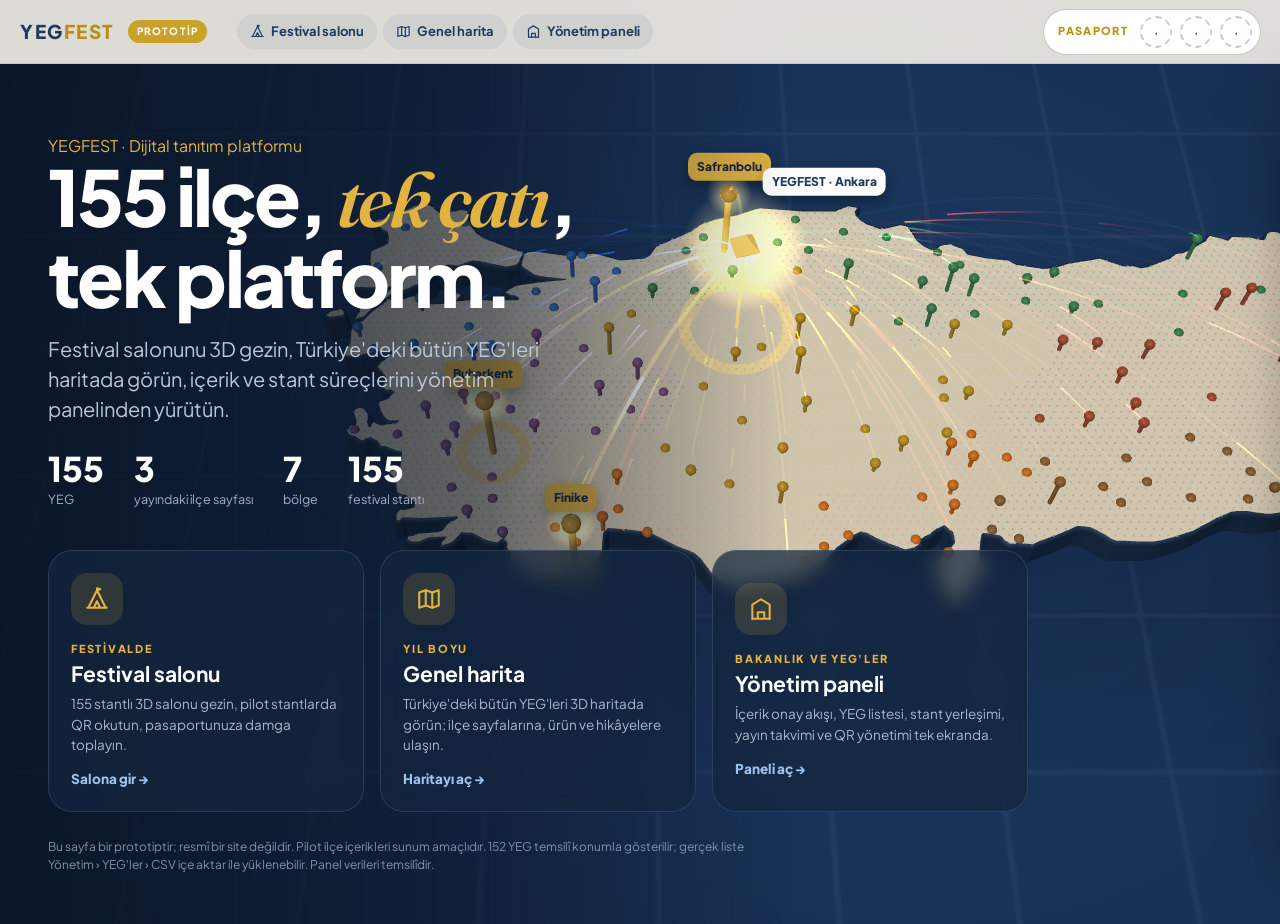
<file: index.html>
<!DOCTYPE html>
<html lang="tr">
<head>
<meta charset="utf-8">
<meta name="viewport" content="width=device-width,initial-scale=1,viewport-fit=cover">
<title>YEGFEST · Dijital Platform Simülasyonu</title>
<meta name="description" content="YEGFEST dijital tanıtım platformu prototipi: 3D festival salonu, 155 YEG'in genel haritası ve yönetim paneli.">
<meta name="theme-color" content="#1F3A5F">
<link rel="icon" href="/img/favicon.svg" type="image/svg+xml">
<link rel="preconnect" href="https://fonts.googleapis.com">
<link rel="preconnect" href="https://fonts.gstatic.com" crossorigin>
<link href="https://fonts.googleapis.com/css2?family=Plus+Jakarta+Sans:wght@400;500;600;700;800&family=Fraunces:ital,opsz,wght@1,9..144,500;1,9..144,600;1,9..144,700&display=swap" rel="stylesheet">
<link rel="stylesheet" href="/css/temel.css">
<link rel="stylesheet" href="/css/app.css">
<script type="importmap">{ "imports": { "three": "/vendor/three.module.min.js" } }</script>
<script type="module" src="/js/3d/index.js"></script>
</head>
<body>

<header class="bar">
  <div class="logo" id="home">YEG<span>FEST</span></div><span class="proto">Prototip</span>
  <nav class="persp" id="persp">
    <button data-v="salon"></button>
    <button data-v="harita"></button>
    <button data-v="yonetim"></button>
  </nav>
  <div class="hud" id="hud" title="Dijital pasaport"><small>Pasaport</small></div>
  <a class="btn sm directbar" href="/" style="white-space:nowrap">Keşfet →</a>
</header>

<!-- GİRİŞ -->
<section class="view" id="v-giris">
  <div id="girisHarita"></div>
  <div class="giris">
    <div class="kick">YEGFEST · Dijital tanıtım platformu</div>
    <h1>155 ilçe, <em>tek çatı</em>, tek platform.</h1>
    <p class="lead">Festival salonunu 3D gezin, Türkiye'deki bütün YEG'leri haritada görün, içerik ve stant süreçlerini yönetim panelinden yürütün.</p>
    <div class="gsayi" id="gSayi"></div>
    <div class="gkart" id="gKart"></div>
    <p class="gnot">Bu sayfa bir prototiptir; resmî bir site değildir. Pilot ilçe içerikleri sunum amaçlıdır. 152 YEG temsilî konumla gösterilir; gerçek liste Yönetim › YEG'ler › CSV içe aktar ile yüklenebilir. Panel verileri temsilîdir.</p>
  </div>
</section>

<!-- FESTİVAL SALONU -->
<section class="view" id="v-salon"><div class="salon3d" id="salon3d"></div></section>

<!-- GENEL HARİTA -->
<section class="view" id="v-harita"><div class="hr" id="hr"></div></section>

<!-- YÖNETİM -->
<section class="view" id="v-yonetim"><div class="ym"><aside class="ym-yan" id="ymYan"></aside><div class="ym-ic" id="ymIc"></div></div></section>

<!-- İLÇE (tam sayfa) -->
<section class="view" id="v-ilce"><div id="ilceFull"></div></section>

<div id="phoneWrap"><div class="phone"><div class="screen" id="screen"></div>
  <button class="pclose" id="pclose" title="Kapat">✕</button><button class="pfull" id="pfull" title="Tam ekran">⤢</button></div></div>
<div id="done"><div class="card"><div class="e">🎉</div><h3>Pasaport tamamlandı!</h3><p>Üç pilot standın damgasını topladınız. Festival hediyenizi bilgi masasından alabilirsiniz.</p><button class="btn gold" style="margin-top:20px" id="doneOk">Harika</button></div></div>
<div class="cekmece" id="cekmece"></div>
<div class="toast" id="toast"></div>

<script src="/vendor/qrcode.js"></script>
<script src="/js/ilce-veri.js"></script>
<script src="/js/turkiye-veri.js"></script>
<script src="/js/model.js"></script>
<script src="/js/ikon.js"></script>
<script src="/js/ilce.js"></script>
<script src="/js/uc3.js"></script>
<script src="/js/sayfalar/giris.js"></script>
<script src="/js/sayfalar/salon.js"></script>
<script src="/js/sayfalar/harita.js"></script>
<script src="/js/yonetim/cekirdek.js"></script>
<script src="/js/yonetim/genel.js"></script>
<script src="/js/yonetim/icerik.js"></script>
<script src="/js/yonetim/yegler.js"></script>
<script src="/js/yonetim/stant.js"></script>
<script src="/js/yonetim/takvim.js"></script>
<script src="/js/yonetim/qr.js"></script>
<script src="/js/uygulama.js"></script>
</body>
</html>
</file>
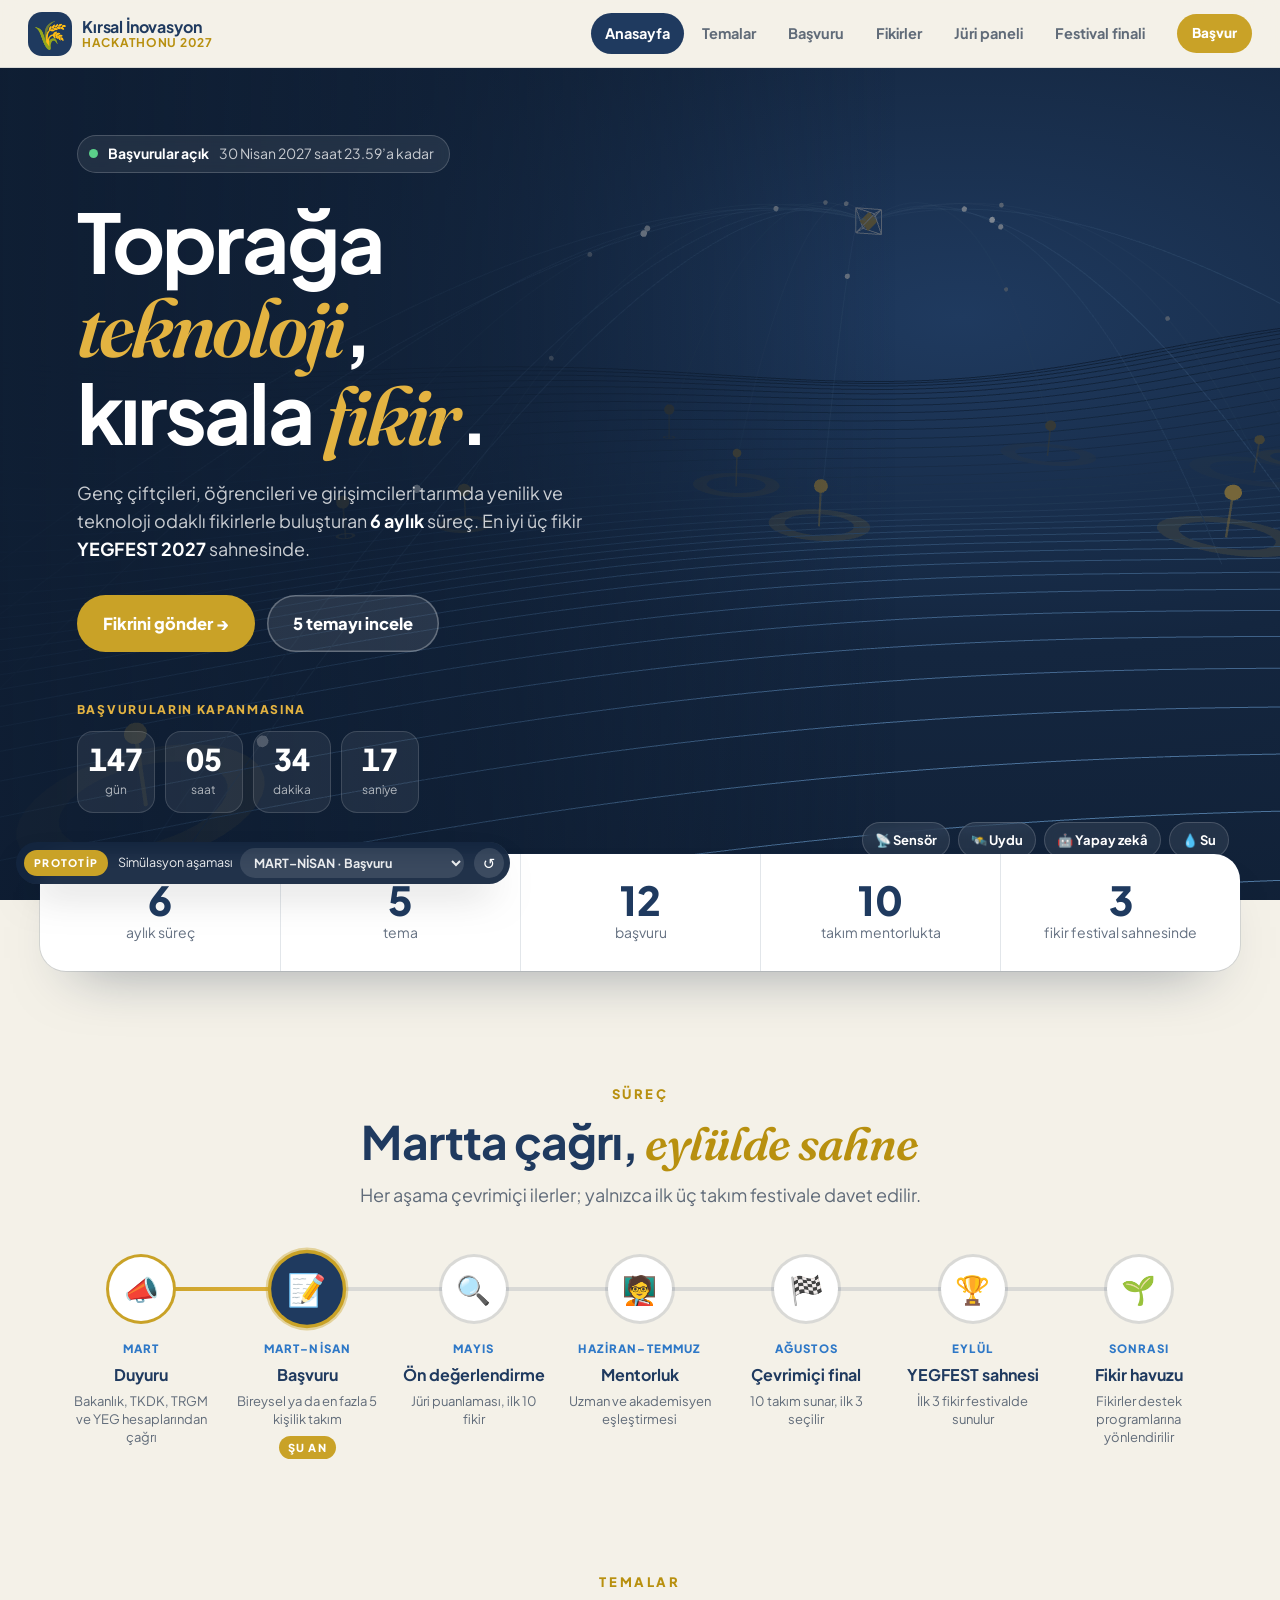
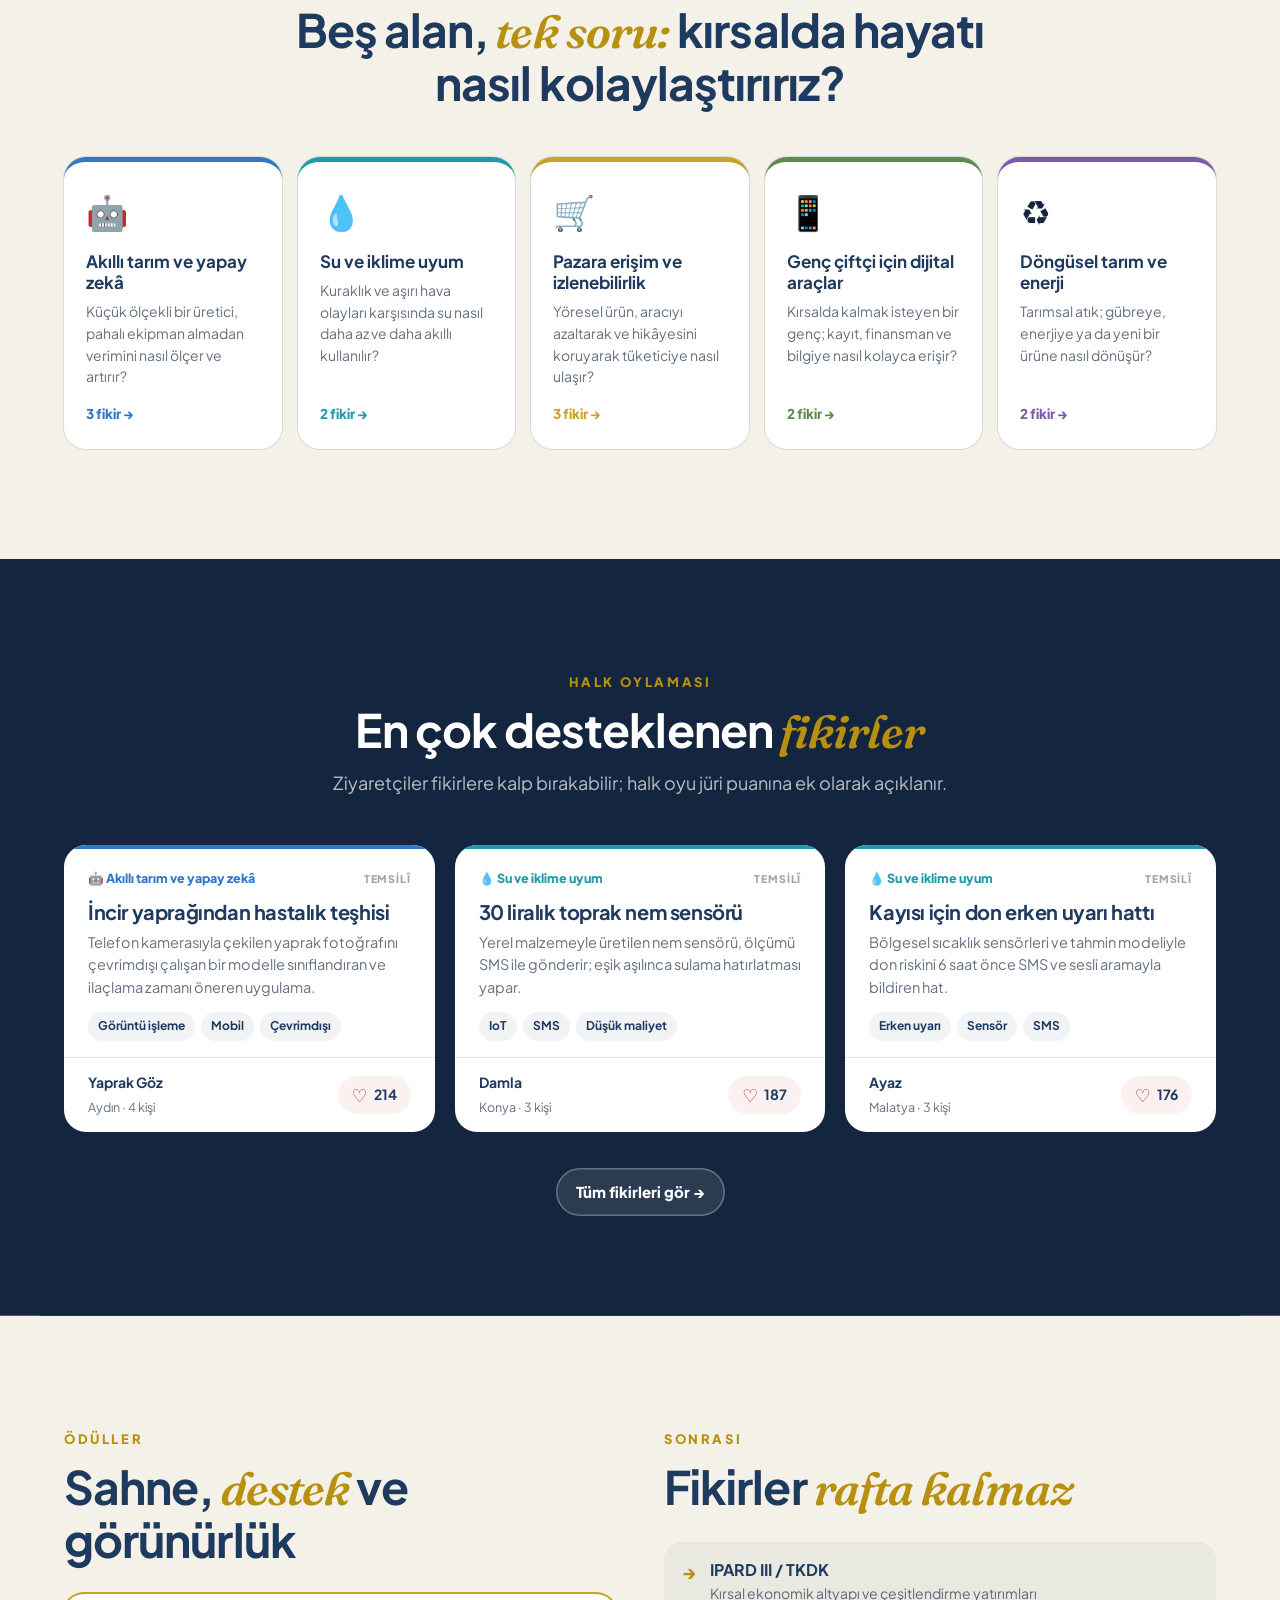
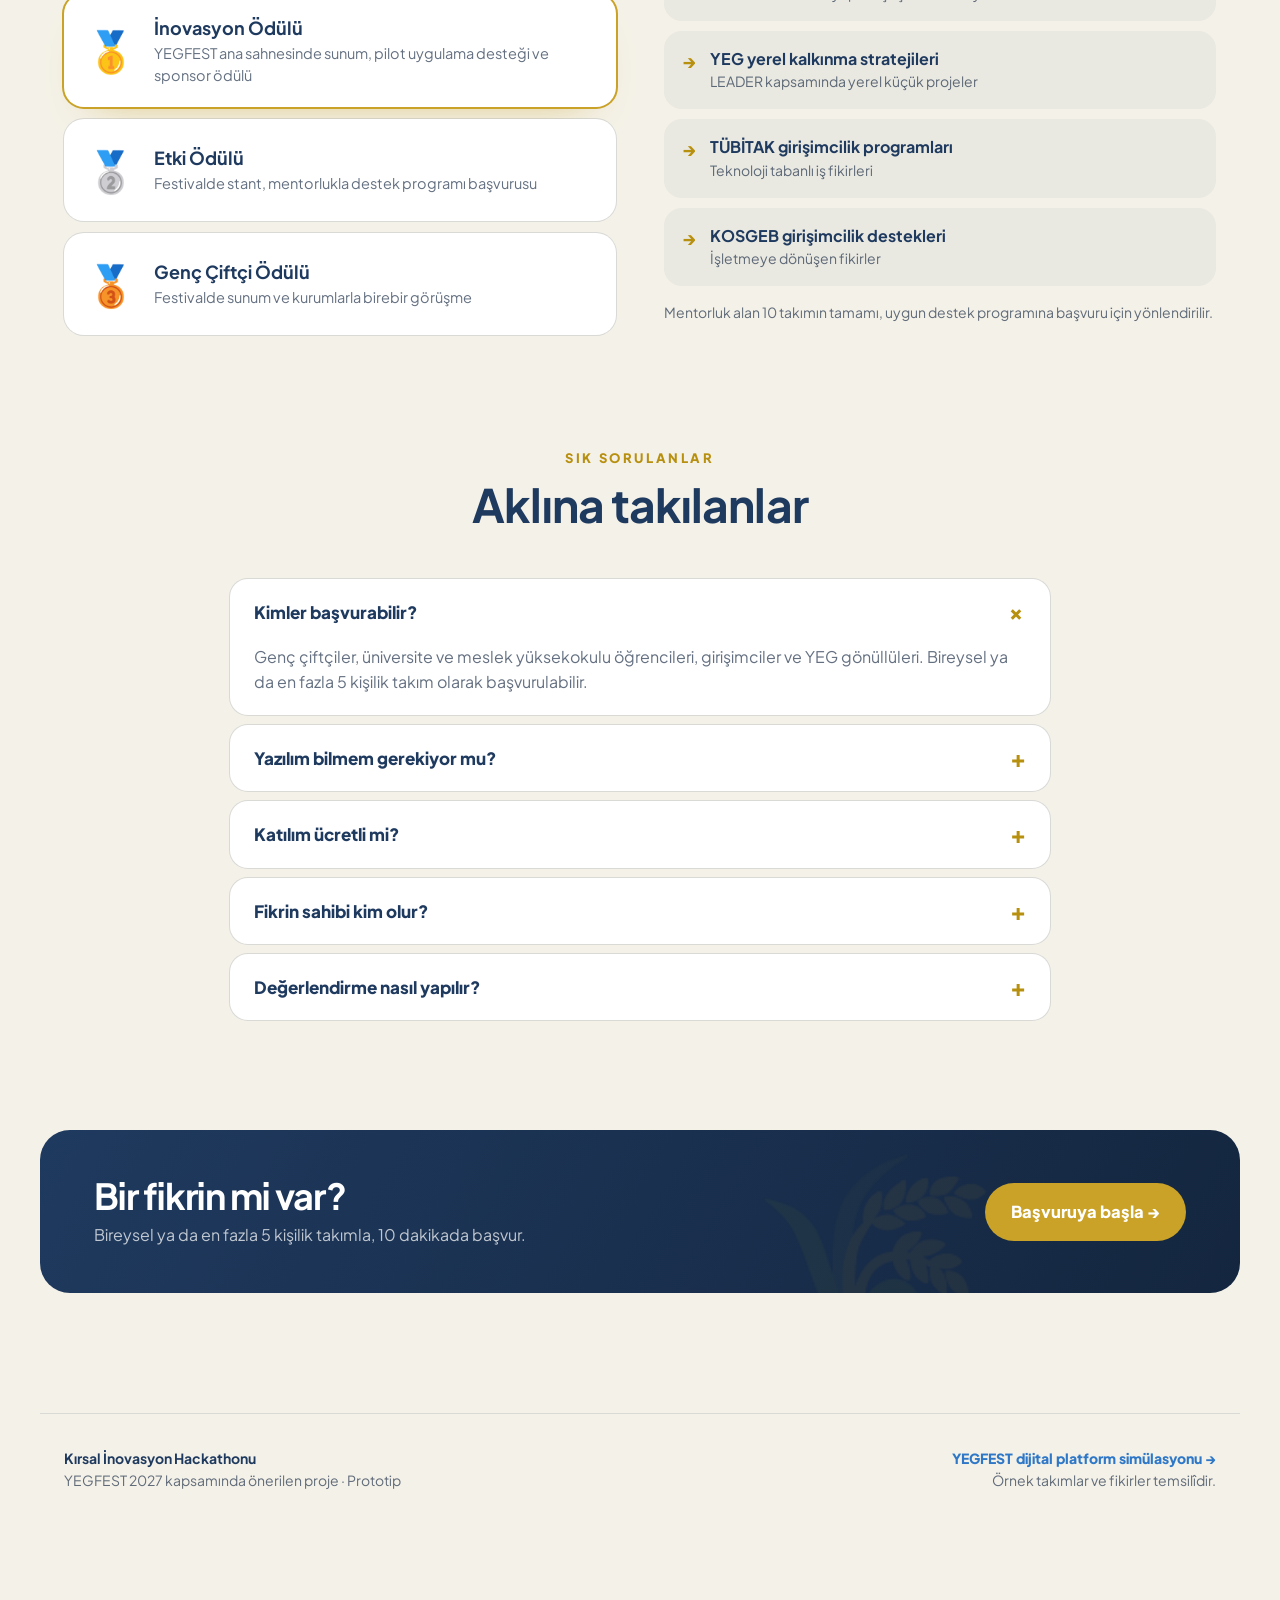
<file: hackathon/index.html>
<!doctype html>
<html lang="tr">
<head>
<meta charset="utf-8">
<meta name="viewport" content="width=device-width, initial-scale=1">
<title>Kırsal İnovasyon Hackathonu 2027 · Prototip</title>
<meta name="description" content="Tarımda yenilik ve teknoloji odaklı fikirleri YEGFEST 2027 sahnesine taşıyan 6 aylık hackathon sürecinin prototip sitesi.">
<link rel="icon" href="data:image/svg+xml,<svg xmlns='http://www.w3.org/2000/svg' viewBox='0 0 100 100'><text y='.9em' font-size='90'>🌾</text></svg>">
<link rel="preconnect" href="https://fonts.googleapis.com">
<link rel="preconnect" href="https://fonts.gstatic.com" crossorigin>
<link href="https://fonts.googleapis.com/css2?family=Plus+Jakarta+Sans:wght@400;500;600;700;800&family=Fraunces:ital,opsz,wght@1,9..144,500;1,9..144,600;1,9..144,700&display=swap" rel="stylesheet">
<link rel="stylesheet" href="/hackathon/css/hk.css">
<script type="importmap">{ "imports": { "three": "/vendor/three.module.min.js" } }</script>
<script type="module" src="/hackathon/js/sahne.js"></script>
</head>
<body>
<header class="ust">
  <a class="logo" href="#/"><i>🌾</i><span><b>Kırsal İnovasyon</b><small>Hackathonu 2027</small></span></a>
  <nav id="nav"></nav>
  <a class="btn gold sm basvur-ust" href="#/basvuru">Başvur</a>
  <button id="menuBtn" class="mb" aria-label="Menü">☰</button>
</header>
<main id="app"></main>
<footer class="alt">
  <div><b>Kırsal İnovasyon Hackathonu</b><span>YEGFEST 2027 kapsamında önerilen proje · Prototip</span></div>
  <div class="alt-l"><a href="/">YEGFEST dijital platform simülasyonu →</a><span>Örnek takımlar ve fikirler temsilîdir.</span></div>
</footer>
<div id="proto"></div>
<script src="/vendor/qrcode.js"></script>
<script src="/hackathon/js/veri.js"></script>
<script src="/hackathon/js/app.js"></script>
<script src="/hackathon/js/sayfa-ana.js"></script>
<script src="/hackathon/js/sayfa-basvuru.js"></script>
<script src="/hackathon/js/sayfa-fikir.js"></script>
<script src="/hackathon/js/sayfa-juri.js"></script>
<script src="/hackathon/js/sayfa-final.js"></script>
</body>
</html>
</file>
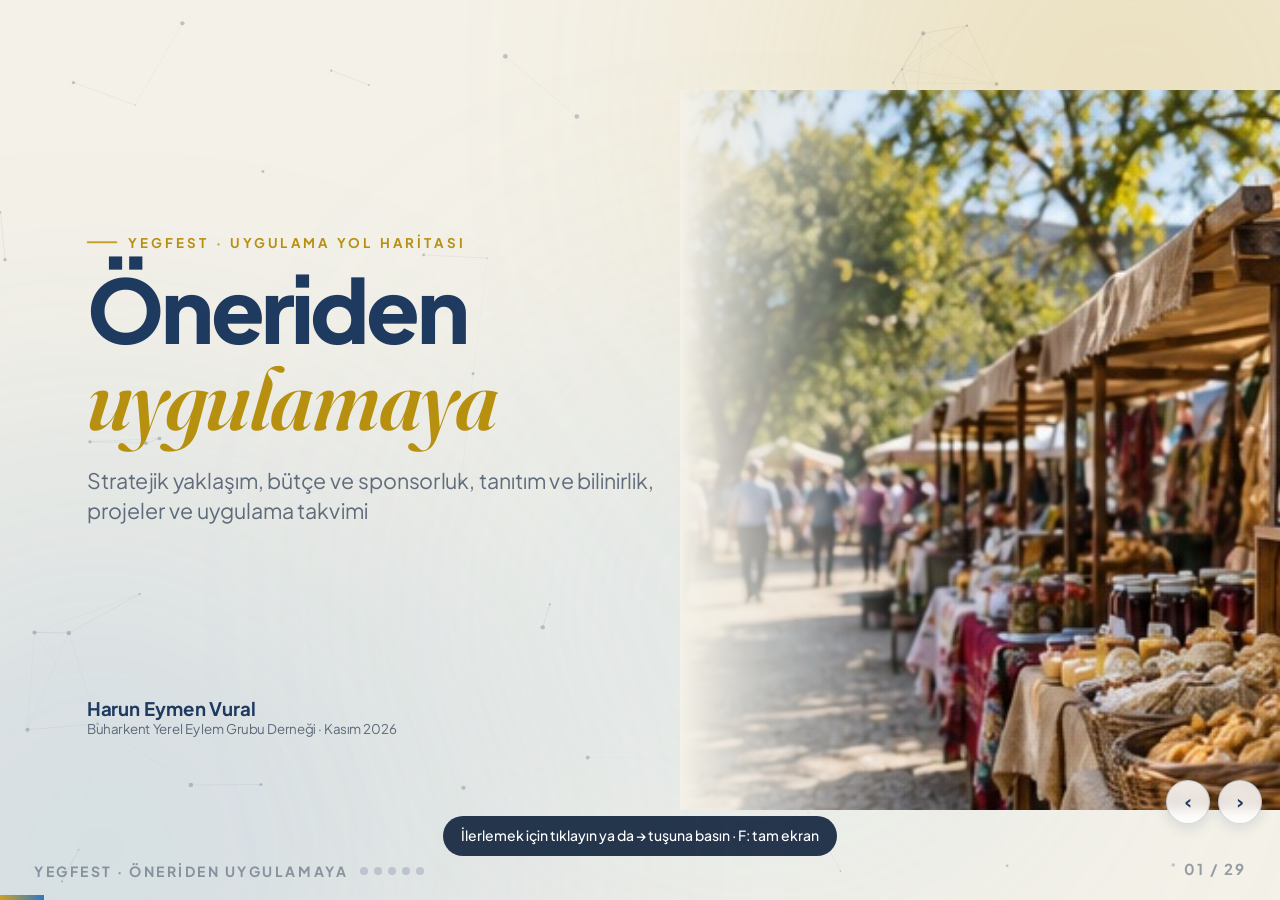
<file: sunum/index.html>
<!DOCTYPE html>
<html lang="tr">
<head>
<meta charset="utf-8">
<base href="/sunum/">
<title>YEGFEST — Öneriden Uygulamaya</title>
<meta name="viewport" content="width=device-width,initial-scale=1,minimum-scale=1,viewport-fit=cover">
<meta name="robots" content="noindex">
<meta property="og:title" content="YEGFEST · Öneriden Uygulamaya">
<meta property="og:description" content="YEGFEST uygulama planı: stratejik yaklaşım, bütçe ve sponsorluk, tanıtım, projeler ve takvim.">
<meta property="og:image" content="https://yegfest-prototip.vercel.app/sunum/kapak.jpg">
<meta property="og:type" content="website">
<meta name="theme-color" content="#1F3A5F">
<style>
html,body{width:100%;height:100%;overflow:hidden;overscroll-behavior:none}
body{position:fixed;inset:0}
#navbtn{position:fixed;right:18px;bottom:76px;z-index:50;display:flex;gap:8px}
#navbtn button{width:44px;height:44px;border-radius:50%;border:1px solid rgba(31,58,95,.18);background:rgba(255,255,255,.85);backdrop-filter:blur(6px);color:#1F3A5F;font:600 20px/1 system-ui;cursor:pointer;box-shadow:0 4px 14px rgba(20,38,63,.12)}
#navbtn button:hover{background:#1F3A5F;color:#fff}
#hint{position:fixed;left:50%;bottom:44px;transform:translateX(-50%);z-index:50;background:rgba(20,38,63,.92);color:#fff;font:500 14px/1.4 "Plus Jakarta Sans",system-ui;padding:10px 18px;border-radius:999px;transition:opacity .6s;pointer-events:none;white-space:nowrap}
#hint.off{opacity:0}
#rot{display:none;position:fixed;inset:0;z-index:100;background:#1F3A5F;color:#fff;align-items:center;justify-content:center;flex-direction:column;text-align:center;font:500 17px/1.5 "Plus Jakarta Sans",system-ui;padding:32px}
#rot b{font-size:44px;display:block;margin-bottom:14px;animation:rt 2s ease-in-out infinite}
#rot small{display:block;margin-top:18px;opacity:.7;font-size:14px}
#rot button{margin-top:22px;background:none;border:1px solid rgba(255,255,255,.5);color:#fff;border-radius:999px;padding:9px 18px;font:inherit;font-size:14px}
@keyframes rt{0%,30%{transform:rotate(0)}60%,100%{transform:rotate(90deg)}}
@media (orientation:portrait) and (max-width:820px){body:not(.rotok) #rot{display:flex}#hint{white-space:normal;width:86%;text-align:center}}
@media (max-width:820px),(max-height:500px){#navbtn{bottom:auto;top:12px;right:12px}#navbtn button{width:38px;height:38px;font-size:18px}#hint{bottom:20px}}
</style>

<link rel="preconnect" href="https://fonts.googleapis.com">
<link rel="preconnect" href="https://fonts.gstatic.com" crossorigin>
<link href="https://fonts.googleapis.com/css2?family=Plus+Jakarta+Sans:wght@300;400;500;600;700;800&family=Fraunces:ital,opsz,wght@1,9..144,500;1,9..144,700&display=swap" rel="stylesheet">
<style>
:root{
  --bg:#F4F1E8;--white:#FFFFFF;--navy:#1F3A5F;--ink:#14263F;--gold:#C9A227;--gold2:#B8900F;--gold3:#E3B341;
  --blue:#2E78C7;--sky:#8EC3F0;--green:#5E8C4A;--muted:rgba(20,38,63,.64);--dim:rgba(20,38,63,.42);--line:rgba(31,58,95,.14);
  --ease:cubic-bezier(.2,.8,.2,1);--soft:cubic-bezier(.45,.05,.25,1)
}
*{box-sizing:border-box;margin:0;padding:0}
html,body{height:100%;background:var(--bg);overflow:hidden;color:var(--ink);user-select:none;
  font-family:'Plus Jakarta Sans',system-ui,-apple-system,'Segoe UI',Roboto,sans-serif;-webkit-font-smoothing:antialiased}
#bg{position:fixed;inset:0;width:100%;height:100%}
.glow{position:fixed;border-radius:50%;filter:blur(150px);pointer-events:none}
.glow.g1{width:700px;height:700px;background:var(--gold);right:-200px;top:-250px;opacity:.22;animation:drift 18s ease-in-out infinite alternate}
.glow.g2{width:800px;height:800px;background:var(--blue);left:-300px;bottom:-350px;opacity:.15;animation:drift 22s ease-in-out infinite alternate-reverse}
.glow.g3{width:500px;height:500px;background:var(--sky);left:40%;top:40%;opacity:.2;animation:drift 26s ease-in-out infinite alternate}
@keyframes drift{to{transform:translate(120px,80px) scale(1.15)}}
#stage{position:absolute;left:50%;top:50%;width:1920px;height:1080px;transform-origin:center}
.slide{position:absolute;inset:0;padding:96px 130px 90px;opacity:0;visibility:hidden;transform:scale(.95) translateX(40px);filter:blur(14px);
  transition:opacity .9s var(--ease),transform 1.1s var(--ease),filter .9s var(--ease),visibility 0s linear 1.1s}
.slide.past{transform:scale(1.06) translateX(-40px)}
.slide:not(#s-cover):not(#s-video-sec):not(#s-gal){display:flex;flex-direction:column;justify-content:center;padding-top:70px;padding-bottom:80px}
.slide.active{opacity:1;visibility:visible;transform:none;filter:none;transition-delay:0s}
.in{opacity:0}
.slide.play .in{animation:rise 1s var(--ease) both;animation-delay:var(--d,0s)}
.slide.play .in.pop{animation-name:pop}
.slide.play .in.left{animation-name:fromLeft}
.slide.play .in.right{animation-name:fromRight}
@keyframes rise{from{opacity:0;transform:translateY(44px);filter:blur(8px)}to{opacity:1;transform:none;filter:none}}
@keyframes pop{0%{opacity:0;transform:scale(.55)}60%{opacity:1;transform:scale(1.05)}100%{opacity:1;transform:none}}
@keyframes fromLeft{from{opacity:0;transform:translateX(-80px);filter:blur(8px)}to{opacity:1;transform:none;filter:none}}
@keyframes fromRight{from{opacity:0;transform:translateX(80px);filter:blur(8px)}to{opacity:1;transform:none;filter:none}}
.kicker{font-size:20px;letter-spacing:.24em;text-transform:uppercase;font-weight:700;color:var(--gold2);display:flex;align-items:center;gap:16px;margin-bottom:22px}
.kicker::before{content:"";width:46px;height:3px;background:var(--gold);border-radius:3px}
h1{font-size:132px;line-height:.98;font-weight:800;letter-spacing:-.035em;color:var(--navy)}
h2{font-size:64px;line-height:1.05;font-weight:800;letter-spacing:-.025em;color:var(--navy)}
h3{font-size:30px;font-weight:700;color:var(--navy);letter-spacing:-.01em}
h4{font-size:24px;font-weight:700;color:var(--navy)}
em{font-family:'Fraunces',Georgia,serif;font-style:italic;font-weight:600;color:var(--gold2);letter-spacing:-.01em}
.lead{font-size:28px;line-height:1.5;color:var(--muted);max-width:1300px}
p{font-size:21px;line-height:1.5;color:var(--muted)}
.tag{display:inline-block;font-size:15px;font-weight:700;letter-spacing:.08em;text-transform:uppercase;padding:7px 14px;border-radius:30px;background:rgba(201,162,39,.16);color:var(--gold2)}
.tag.blue{background:rgba(46,120,199,.12);color:var(--blue)}
.tag.green{background:rgba(94,140,74,.14);color:var(--green)}
.ph{position:relative;border-radius:22px;overflow:hidden;background:linear-gradient(135deg,#E8E2D2,#D9E4EE);
  background-size:cover;background-position:center;display:flex;align-items:center;justify-content:center;text-align:center}
.ph::after{content:attr(data-img);position:absolute;inset:auto 0 0 0;padding:10px 14px;font-size:14px;font-weight:700;letter-spacing:.04em;color:var(--navy);
  background:rgba(255,255,255,.72);backdrop-filter:blur(4px)}
.ph .hint{font-size:16px;line-height:1.4;color:var(--muted);padding:20px 26px 46px;max-width:90%}
.ph .hint::before{content:"📷";display:block;font-size:34px;margin-bottom:8px;opacity:.7}
.ph.has::after,.ph.has .hint{display:none}
.ph.ai.has::before{content:"Temsilî görsel";position:absolute;left:10px;top:10px;font-size:12px;font-weight:700;letter-spacing:.04em;padding:4px 10px;border-radius:12px;background:rgba(20,38,63,.62);color:#fff;z-index:2}
.map{display:flex;flex-direction:column;gap:14px;margin-top:34px}
.src{font-size:14px;color:var(--dim);margin-top:14px}
.pilot{display:grid;grid-template-columns:360px 1fr;gap:56px;margin-top:30px;align-items:center}
.pv{aspect-ratio:9/16;border-radius:30px;background:var(--navy);overflow:hidden;position:relative;box-shadow:0 40px 80px -30px rgba(20,38,63,.6)}
.pv video{width:100%;height:100%;object-fit:cover;display:none}
.pv.has video{display:block}
#prog{position:fixed;left:0;bottom:0;height:5px;background:linear-gradient(90deg,var(--gold),var(--blue));transition:width .8s var(--ease);z-index:20}
#count{position:fixed;right:34px;bottom:22px;font-size:15px;font-weight:700;letter-spacing:.12em;color:var(--dim);z-index:20}
#brand{position:fixed;left:34px;bottom:20px;font-size:14px;font-weight:700;letter-spacing:.18em;color:var(--dim);text-transform:uppercase;z-index:20}
#s-cover .ph{position:absolute;right:0;top:0;width:900px;height:1080px;border-radius:0}
#s-cover .ph::before{content:"";position:absolute;inset:0;background:linear-gradient(90deg,var(--bg) 0%,rgba(244,241,232,.0) 38%);z-index:1}
#s-cover .ct{position:relative;z-index:2;margin-top:120px;max-width:1080px}
#s-cover .sub{font-size:32px;line-height:1.45;color:var(--muted);margin-top:34px;max-width:860px}
#s-cover .who{position:absolute;left:130px;bottom:110px;z-index:2}
#s-cover .who b{display:block;font-size:28px;color:var(--navy)}
#s-cover .who span{font-size:20px;color:var(--muted)}
.q{flex:1;background:var(--white);border-radius:28px;padding:54px 30px;box-shadow:0 0 0 1px var(--line),0 24px 50px -30px rgba(20,38,63,.35);text-align:center}
.q b{display:block;font-size:34px;font-weight:800;color:var(--navy);letter-spacing:-.01em}
.q span{display:block;font-size:20px;color:var(--muted);margin-top:10px;line-height:1.4}
.year{position:relative;margin-top:90px;height:150px}
.months{display:grid;grid-template-columns:repeat(12,1fr);gap:8px}
.months div{height:90px;border-radius:14px;background:rgba(31,58,95,.07);position:relative}
.months div span{position:absolute;bottom:-38px;left:0;right:0;text-align:center;font-size:16px;font-weight:700;color:var(--dim);letter-spacing:.08em}
.months div::before{content:"";position:absolute;inset:0;border-radius:14px;background:linear-gradient(90deg,var(--blue),var(--sky));transform:scaleX(0);transform-origin:left;transition:transform .5s var(--ease)}
.slide.play .months div::before{transform:scaleX(1);transition-delay:calc(.5s + var(--i)*.06s)}
.months .fest{overflow:visible}
.months .fest::after{content:"YEGFEST · 3 gün";position:absolute;left:50%;top:-58px;transform:translateX(-50%);white-space:nowrap;font-size:18px;font-weight:800;color:var(--gold2)}
.months .fest i{position:absolute;left:30%;width:22%;top:0;bottom:0;background:var(--gold);border-radius:6px;z-index:2;animation:blink 1.4s ease-in-out 3}
@keyframes blink{50%{opacity:.25}}
.pillars{display:grid;grid-template-columns:repeat(4,1fr);gap:26px;margin-top:120px}
.pill{padding:32px 30px;border-radius:24px;background:var(--white);box-shadow:0 0 0 1px var(--line)}
.pill .pi{font-size:40px}
.pill h4{margin:14px 0 8px;font-size:25px}
.pill p{font-size:18px}
.org{position:relative;width:1660px;height:720px;margin-top:26px}
.org svg{position:absolute;inset:0;width:100%;height:100%;overflow:visible}
.org path{fill:none;stroke:var(--gold);stroke-width:3;stroke-dasharray:1400;stroke-dashoffset:1400}
.slide.play .org path{animation:draw 1s var(--soft) forwards;animation-delay:var(--d,.4s)}
@keyframes draw{to{stroke-dashoffset:0}}
.ob{position:absolute;background:var(--white);border-radius:20px;box-shadow:0 0 0 1px var(--line),0 18px 40px -26px rgba(20,38,63,.4);padding:16px 18px;text-align:center}
.ob b{display:block;font-size:22px;color:var(--navy);line-height:1.2}
.ob span{display:block;font-size:16px;color:var(--muted);margin-top:5px;line-height:1.35}
.ob .hc{font-style:normal;display:inline-block;margin-top:9px;font-size:15px;font-weight:800;color:#fff;background:var(--blue);padding:4px 12px;border-radius:20px}
.ob.top{background:var(--navy)}
.ob.top b{color:#fff}
.ob.top span{color:rgba(255,255,255,.75)}
.ob.gold{background:linear-gradient(135deg,#FBF3DA,#fff);box-shadow:0 0 0 2px var(--gold)}
table.t{width:100%;border-collapse:separate;border-spacing:0 10px}
.t th{text-align:left;font-size:15px;letter-spacing:.14em;text-transform:uppercase;color:var(--gold2);padding:0 22px 4px}
.t td{background:var(--white);padding:22px 24px;font-size:22px;color:var(--ink);line-height:1.4}
.t td:first-child{border-radius:16px 0 0 16px;font-weight:800;color:var(--navy)}
.t td:last-child{border-radius:0 16px 16px 0}
.t td.num{font-size:28px;font-weight:800;color:var(--blue);white-space:nowrap}
.gantt{margin-top:34px;display:grid;grid-template-columns:360px 1fr;row-gap:12px}
.gh{display:grid;grid-template-columns:repeat(12,1fr);font-size:17px;font-weight:800;letter-spacing:.06em;color:var(--dim);text-align:center;padding-bottom:6px;border-bottom:2px solid var(--line)}
.gl{font-size:22px;font-weight:700;color:var(--navy);display:flex;align-items:center;gap:12px}
.gl i{font-style:normal;font-size:24px}
.gr{position:relative;height:52px;background:repeating-linear-gradient(90deg,transparent 0,transparent calc(100%/12 - 1px),var(--line) calc(100%/12 - 1px),var(--line) calc(100%/12))}
.bar{position:absolute;top:8px;height:36px;border-radius:10px;background:linear-gradient(90deg,var(--navy),var(--blue));transform:scaleX(0);transform-origin:left;
  font-size:16px;font-weight:700;color:#fff;display:flex;align-items:center;padding-left:12px;white-space:nowrap;overflow:hidden}
.bar.light{background:repeating-linear-gradient(135deg,rgba(46,120,199,.35) 0 10px,rgba(46,120,199,.18) 10px 20px);color:var(--navy)}
.bar.gold{background:linear-gradient(90deg,var(--gold2),var(--gold3))}
.slide.play .bar{animation:grow .9s var(--ease) forwards;animation-delay:var(--d,.4s)}
@keyframes grow{to{transform:scaleX(1)}}
.festcol{position:absolute;top:0;bottom:0;left:calc(100%/12*10);width:calc(100%/12);background:rgba(201,162,39,.14);border-radius:10px}
.flips{display:grid;grid-template-columns:repeat(4,1fr);gap:28px;margin-top:40px}
.flip{height:620px;perspective:1600px;cursor:pointer}
.fi{position:relative;width:100%;height:100%;transition:transform .9s var(--ease);transform-style:preserve-3d}
.flip.on .fi{transform:rotateY(180deg)}
.ff,.fb{position:absolute;inset:0;backface-visibility:hidden;border-radius:26px;overflow:hidden;box-shadow:0 30px 60px -30px rgba(20,38,63,.45),0 0 0 1px var(--line)}
.ff{background:#fff;display:flex;flex-direction:column}
.ff .ph{height:330px;border-radius:0}
.ff .fc{padding:26px 26px}
.ff h3{font-size:29px;margin:12px 0 8px}
.ff .len{font-size:46px;font-weight:800;color:var(--blue);letter-spacing:-.02em}
.ff .tap{position:absolute;right:20px;bottom:18px;font-size:14px;font-weight:700;color:var(--dim)}
.fb{background:var(--navy);transform:rotateY(180deg);padding:34px 30px;color:#fff;display:flex;flex-direction:column;gap:16px}
.fb h3{color:#fff;font-size:26px;margin-bottom:4px}
.fb div{border-top:1px solid rgba(255,255,255,.14);padding-top:12px}
.fb small{display:block;font-size:13px;font-weight:800;letter-spacing:.14em;text-transform:uppercase;color:var(--sky);margin-bottom:5px}
.fb span{font-size:19px;line-height:1.4;color:rgba(255,255,255,.92)}
@keyframes lit{to{box-shadow:0 0 0 4px var(--gold),0 18px 40px -16px rgba(201,162,39,.7);background:#FFFBEF}}
.script{margin-top:26px;display:grid;grid-template-columns:130px 1fr 1fr;gap:0;border-radius:20px;overflow:hidden;box-shadow:0 0 0 1px var(--line);background:#fff}
.script > div{padding:18px 22px;font-size:20px;line-height:1.42;border-top:1px solid var(--line)}
.script .tc{font-weight:800;color:var(--blue);font-size:17px}
.script .vo{font-family:'Fraunces',serif;font-style:italic;color:var(--navy)}
.small{font-size:18px;color:var(--muted);margin-top:14px;line-height:1.45}
.calc{width:540px;flex-shrink:0;background:var(--navy);border-radius:28px;padding:34px;color:#fff}
.mx td{font-size:21px;padding:20px 22px}
.mx th{font-size:14px}
.mx td:first-child{font-size:22px}
.d90{position:relative;margin-top:70px}
.d90 .ln{position:absolute;left:0;right:0;top:46px;height:6px;border-radius:6px;background:rgba(31,58,95,.1);overflow:hidden}
.d90 .ln i{display:block;height:100%;width:0;background:linear-gradient(90deg,var(--gold),var(--blue))}
.slide.play .d90 .ln i{width:100%;transition:width 1.4s var(--soft) .25s}
.d90 .sp{position:relative;display:grid;grid-template-columns:repeat(6,1fr);gap:20px}
.d90 .dot{width:98px;height:98px;border-radius:50%;background:#fff;box-shadow:0 0 0 3px var(--gold);display:flex;align-items:center;justify-content:center;font-size:38px;margin-bottom:22px}
.d90 small{font-size:15px;font-weight:800;letter-spacing:.12em;color:var(--gold2);text-transform:uppercase}
.d90 h4{font-size:27px;margin:8px 0 8px;line-height:1.22}
.d90 p{font-size:20px}
.contact{text-align:right;font-size:21px;line-height:1.6;color:var(--muted)}
.contact b{color:var(--navy);font-size:26px}
#brand{display:flex;align-items:center;gap:12px}
#brand .dots{display:flex;gap:6px}
#brand .dots i{width:8px;height:8px;border-radius:50%;background:rgba(31,58,95,.18)}
#brand .dots i.on{background:var(--gold);width:22px;border-radius:6px}
.agenda{display:grid;grid-template-columns:repeat(5,1fr);gap:20px;margin-top:44px}
.ag{background:#fff;border-radius:26px;padding:30px 26px;box-shadow:0 0 0 1px var(--line),0 24px 50px -34px rgba(20,38,63,.4);cursor:pointer;transition:transform .35s var(--ease),box-shadow .35s;display:flex;flex-direction:column}
.ag:hover{transform:translateY(-8px);box-shadow:0 0 0 2px var(--gold),0 30px 60px -30px rgba(20,38,63,.5)}
.ag .no{font-family:'Fraunces',serif;font-style:italic;font-size:62px;line-height:1;color:var(--gold2)}
.ag h3{font-size:26px;line-height:1.2;margin:14px 0 14px}
.ag small{font-size:13px;font-weight:800;letter-spacing:.14em;text-transform:uppercase;color:var(--dim);margin-top:auto;padding-top:14px;border-top:1px solid var(--line)}
.ag span{display:block;font-size:18px;color:var(--ink);line-height:1.4;margin-top:8px}
.slide.div{background:linear-gradient(120deg,rgba(31,58,95,.04),rgba(201,162,39,.08))}
.dv{display:grid;grid-template-columns:420px 1fr;gap:70px;align-items:center}
.dv .big{font-family:'Fraunces',serif;font-style:italic;font-weight:700;font-size:340px;line-height:.8;color:var(--gold);letter-spacing:-.04em}
.dv h1{font-size:104px}
.dv p{font-size:28px;color:var(--muted);margin-top:24px;max-width:900px;line-height:1.45}
.dvlist{display:flex;flex-wrap:wrap;gap:12px;margin-top:40px}
.dvlist span{font-size:19px;font-weight:700;color:var(--navy);background:#fff;padding:12px 20px;border-radius:30px;box-shadow:0 0 0 1px var(--line)}
.shifts{display:grid;grid-template-columns:repeat(4,1fr);gap:22px;margin-top:40px}
.sh{background:#fff;border-radius:26px;padding:30px 28px;box-shadow:0 0 0 1px var(--line)}
.sh .ic{font-size:44px}
.sh h3{font-size:25px;margin:16px 0 18px;line-height:1.2}
.sh .ft{display:grid;grid-template-columns:76px 1fr;gap:10px;padding:12px 0;border-top:1px solid var(--line);font-size:18px;line-height:1.4}
.sh .ft small{font-size:13px;font-weight:800;letter-spacing:.12em;text-transform:uppercase;color:var(--dim);padding-top:3px}
.sh .ft.to small{color:var(--green)}
.sh .ft.to span{color:var(--navy);font-weight:600}
.foot{margin-top:18px;font-size:18px;color:var(--muted);display:flex;gap:10px;align-items:center}
.foot b{color:var(--navy)}
.levers{display:grid;grid-template-columns:repeat(3,1fr);gap:22px;margin-top:36px}
.lv{background:#fff;border-radius:24px;padding:28px 28px;box-shadow:0 0 0 1px var(--line);position:relative;overflow:hidden}
.lv .ic{width:62px;height:62px;border-radius:18px;background:var(--bg);display:flex;align-items:center;justify-content:center;font-size:32px}
.lv h3{font-size:24px;margin:16px 0 8px}
.lv p{font-size:18px}
.lv .ef{display:inline-block;margin-top:14px;font-size:14px;font-weight:800;letter-spacing:.04em;color:var(--green);background:rgba(94,140,74,.12);padding:6px 12px;border-radius:14px}
.lv .n{position:absolute;right:24px;top:18px;font-family:'Fraunces',serif;font-style:italic;font-size:44px;color:rgba(201,162,39,.35)}
.spgrid{display:grid;grid-template-columns:1fr 1.5fr;gap:30px;margin-top:30px;align-items:start}
.kind{display:grid;gap:16px}
.kd{border-radius:22px;padding:24px 26px;background:#fff;box-shadow:0 0 0 1px var(--line)}
.kd h3{font-size:24px;display:flex;gap:10px;align-items:center}
.kd p{font-size:18px;margin-top:8px}
.kd.navy{background:var(--navy)}
.kd.navy h3{color:#fff}
.kd.navy p{color:rgba(255,255,255,.8)}
.proc{display:flex;margin-top:26px}
.proc div{flex:1;position:relative;padding:16px 10px 0;text-align:center;border-top:4px solid var(--gold)}
.proc div::before{content:"";position:absolute;left:50%;top:-12px;transform:translateX(-50%);width:20px;height:20px;border-radius:50%;background:#fff;box-shadow:0 0 0 4px var(--gold)}
.proc b{display:block;font-size:15px;color:var(--blue);letter-spacing:.06em}
.proc span{font-size:17px;color:var(--navy);font-weight:700;line-height:1.3;display:block;margin-top:4px}
.hsteps{display:grid;grid-template-columns:repeat(4,1fr);gap:0;margin-top:50px;position:relative}
.hs{padding:0 22px;position:relative}
.hs .c{width:86px;height:86px;border-radius:50%;background:#fff;box-shadow:0 0 0 3px var(--gold);display:flex;align-items:center;justify-content:center;font-size:36px;position:relative;z-index:2}
.hs::after{content:"";position:absolute;left:108px;right:-22px;top:42px;height:3px;background:repeating-linear-gradient(90deg,var(--gold) 0 10px,transparent 10px 18px)}
.hs:last-child::after{display:none}
.hs small{display:block;font-size:14px;font-weight:800;letter-spacing:.14em;color:var(--gold2);margin-top:22px}
.hs h3{font-size:26px;margin:6px 0 8px}
.hs p{font-size:19px}
.outs{display:flex;gap:12px;flex-wrap:wrap;margin-top:44px;align-items:center}
.outs b{font-size:19px;color:var(--navy);margin-right:6px}
.outs span{font-size:18px;font-weight:700;padding:10px 18px;border-radius:30px;background:rgba(201,162,39,.16);color:var(--gold2)}
.why{display:grid;grid-template-columns:repeat(3,1fr);gap:20px;margin-top:30px}
.wy{background:#fff;border-radius:22px;padding:24px 26px;box-shadow:0 0 0 1px var(--line)}
.wy .ic{font-size:36px}
.wy h3{font-size:23px;margin:10px 0 6px}
.wy p{font-size:18px}
.tool{display:inline-flex;margin-top:22px;font-family:'Fraunces',serif;font-style:italic;font-size:26px;color:var(--navy);background:rgba(201,162,39,.14);padding:12px 24px;border-radius:40px}
.model{display:flex;align-items:stretch;gap:0;margin-top:34px}
.md{flex:1;text-align:center;position:relative;padding:0 8px}
.md .c{width:100px;height:100px;margin:0 auto;border-radius:28px;background:#fff;box-shadow:0 0 0 2px var(--line);display:flex;align-items:center;justify-content:center;font-size:44px;transition:box-shadow .5s,background .5s}
.slide.play .md .c{animation:lit .01s forwards;animation-delay:calc(.8s + var(--i)*.45s)}
.md::after{content:"→";position:absolute;right:-14px;top:30px;font-size:30px;color:var(--gold2);font-weight:800}
.md:last-child::after{display:none}
.md h4{font-size:21px;margin:14px 0 4px}
.md p{font-size:16px;line-height:1.4}
.md .who{display:inline-block;margin-top:8px;font-size:13px;font-weight:800;letter-spacing:.06em;color:var(--blue);background:rgba(46,120,199,.1);padding:4px 10px;border-radius:12px}
.tpl{margin-top:30px}
.tbar{position:relative;display:flex;height:120px;border-radius:24px;overflow:hidden;box-shadow:0 0 0 1px var(--line),0 24px 50px -30px rgba(20,38,63,.45)}
.tseg{position:relative;display:flex;flex-direction:column;justify-content:center;padding:0 22px;color:#fff;transition:filter .4s,transform .4s;filter:saturate(.55) brightness(1.05)}
.tseg.on{filter:none}
.tseg b{font-size:24px;letter-spacing:-.01em}
.tseg span{font-size:15px;opacity:.85}
.tseg:nth-child(1){background:#C9A227}
.tseg:nth-child(2){background:#B8900F}
.tseg:nth-child(3){background:#2E78C7}
.tseg:nth-child(4){background:#1F3A5F}
.tseg:nth-child(5){background:#14263F}
.tseg .ic{position:absolute;right:16px;top:50%;transform:translateY(-50%);font-size:40px;opacity:.9}
.thead{position:absolute;top:-10px;bottom:-10px;width:4px;background:#fff;box-shadow:0 0 0 2px var(--navy),0 0 20px rgba(255,255,255,.9);border-radius:4px;left:0;z-index:3}
.tclock{display:flex;justify-content:space-between;margin-top:12px;font-size:15px;font-weight:800;color:var(--dim)}
.tdet{display:grid;grid-template-columns:420px 1fr;gap:34px;margin-top:26px;align-items:center}
.tdet .ph{height:260px}
.tdet .now{font-size:15px;font-weight:800;letter-spacing:.16em;text-transform:uppercase;color:var(--gold2)}
.tdet h3{font-size:42px;margin:6px 0 16px;letter-spacing:-.02em}
.tdet .ln{display:grid;grid-template-columns:150px 1fr;gap:16px;padding:14px 0;border-top:1px solid var(--line);font-size:21px;line-height:1.4}
.tdet .ln small{font-size:14px;font-weight:800;letter-spacing:.12em;text-transform:uppercase;color:var(--blue);padding-top:4px}
.tdet .ln.vo span{font-family:'Fraunces',serif;font-style:italic;color:var(--navy)}
.tdet .fade{animation:fd .5s var(--ease)}
@keyframes fd{from{opacity:0;transform:translateY(10px)}to{opacity:1;transform:none}}
.ringnote{position:absolute;left:0;right:0;bottom:0;text-align:center;font-size:18px;color:var(--muted)}
.shots{display:grid;grid-template-columns:repeat(4,1fr);gap:16px;margin-top:30px}
.sht{background:#fff;border-radius:20px;padding:20px 22px;box-shadow:0 0 0 1px var(--line);display:flex;gap:14px;align-items:flex-start}
.sht i{font-style:normal;font-size:34px}
.sht small{display:block;font-size:13px;font-weight:800;color:var(--gold2);letter-spacing:.1em}
.sht b{display:block;font-size:20px;color:var(--navy);line-height:1.25;margin-top:2px}
.sht span{font-size:15px;color:var(--muted)}
.rules2{display:grid;grid-template-columns:1.3fr 1fr;gap:20px;margin-top:22px}
.rbox{background:var(--navy);color:#fff;border-radius:22px;padding:22px 26px}
.rbox h4{color:var(--gold3);font-size:15px;letter-spacing:.14em;text-transform:uppercase}
.rbox ul{list-style:none;display:flex;flex-wrap:wrap;gap:10px;margin-top:12px}
.rbox li{font-size:18px;background:rgba(255,255,255,.1);padding:9px 14px;border-radius:14px}
.dbox{background:#fff;border-radius:22px;padding:22px 26px;box-shadow:0 0 0 2px var(--gold)}
.dbox h4{color:var(--gold2);font-size:15px;letter-spacing:.14em;text-transform:uppercase}
.dbox code{display:block;font-family:ui-monospace,Menlo,Consolas,monospace;font-size:18px;color:var(--navy);margin-top:10px}
.dbox p{font-size:16px;margin-top:8px}
.pub2{display:grid;grid-template-columns:1.05fr 1fr;gap:30px;margin-top:28px}
.wk{display:grid;grid-template-columns:repeat(7,1fr);gap:10px}
.wk div{background:#fff;border-radius:16px;padding:14px 8px;min-height:190px;box-shadow:0 0 0 1px var(--line);text-align:center}
.wk small{display:block;font-size:14px;font-weight:800;letter-spacing:.1em;color:var(--dim);margin-bottom:10px}
.wk span{display:block;font-size:14px;font-weight:700;line-height:1.3;padding:9px 6px;border-radius:12px;margin-top:6px}
.wk .r{background:rgba(46,120,199,.14);color:var(--blue)}
.wk .t{background:rgba(201,162,39,.2);color:var(--gold2)}
.wk .p{background:rgba(94,140,74,.14);color:var(--green)}
.calc2{margin-top:16px;font-size:20px;color:var(--navy);background:rgba(201,162,39,.14);border-radius:16px;padding:14px 18px}
.calc2 b{color:var(--gold2)}
.phase{display:grid;grid-template-columns:repeat(12,1fr);gap:4px;margin-top:8px}
.phase div{border-radius:12px;padding:10px 12px;font-size:15px;font-weight:700;line-height:1.3;color:#fff}
.mnames{display:grid;grid-template-columns:repeat(12,1fr);gap:4px;font-size:13px;font-weight:800;color:var(--dim);text-align:center;letter-spacing:.06em}
.multi{display:grid;grid-template-columns:1fr 1fr;gap:10px;margin-top:20px}
.multi div{background:#fff;border-radius:16px;padding:14px 16px;box-shadow:0 0 0 1px var(--line);display:flex;gap:12px;align-items:center}
.multi i{font-style:normal;font-size:28px}
.multi b{display:block;font-size:17px;color:var(--navy)}
.multi span{font-size:14px;color:var(--muted)}
.collab{margin-top:16px;font-size:18px;color:var(--ink);line-height:1.45}
.collab b{color:var(--navy)}
.demo{display:grid;grid-template-columns:1.2fr 1fr;gap:50px;margin-top:34px;align-items:center}
.persp3{display:flex;flex-direction:column;gap:16px}
.p3{display:flex;gap:18px;align-items:center;background:#fff;border-radius:22px;padding:20px 24px;box-shadow:0 0 0 1px var(--line)}
.p3 i{font-style:normal;font-size:42px}
.p3 small{display:block;font-size:13px;font-weight:800;letter-spacing:.12em;text-transform:uppercase;color:var(--gold2);margin-bottom:2px}
.p3 b{display:block;font-size:23px;color:var(--navy)}
.p3 span{font-size:17px;color:var(--muted)}
.qrbig{text-align:center;background:#fff;border-radius:30px;padding:34px;box-shadow:0 0 0 1px var(--line),0 30px 60px -30px rgba(20,38,63,.45)}
.qrbig img{width:300px;height:300px}
.qrbig b{display:block;font-size:24px;color:var(--navy);margin-top:14px}
.qrbig span{display:block;font-size:17px;color:var(--muted);margin-top:4px}
.qrbig a{display:inline-block;margin-top:16px;font-size:17px;font-weight:800;color:#fff;background:var(--navy);padding:12px 22px;border-radius:30px;text-decoration:none}
.themes{display:flex;gap:12px;flex-wrap:wrap;margin-top:22px}
.themes span{font-size:18px;font-weight:700;padding:11px 18px;border-radius:30px;background:#fff;box-shadow:0 0 0 1px var(--line);color:var(--navy)}
.themes span.k{background:var(--navy);color:#fff}
.hk{display:grid;grid-template-columns:repeat(7,1fr);gap:0;margin-top:44px;position:relative}
.hk::before{content:"";position:absolute;left:3%;right:3%;top:30px;height:4px;background:linear-gradient(90deg,var(--gold),var(--blue));border-radius:4px}
.hm{text-align:center;padding:0 8px;position:relative}
.hm .c{width:62px;height:62px;margin:0 auto;border-radius:50%;background:#fff;box-shadow:0 0 0 3px var(--gold);display:flex;align-items:center;justify-content:center;font-size:26px;position:relative;z-index:2}
.hm.fin .c{background:var(--gold);box-shadow:0 0 0 3px var(--gold),0 0 0 10px rgba(201,162,39,.2)}
.hm small{display:block;font-size:14px;font-weight:800;letter-spacing:.1em;color:var(--blue);margin-top:14px}
.hm b{display:block;font-size:20px;color:var(--navy);margin:4px 0 6px;line-height:1.2}
.hm p{font-size:15px;line-height:1.4}
.ch3{display:flex;gap:14px;margin-top:30px;align-items:center;flex-wrap:wrap}
.ch3 b{font-size:19px;color:var(--navy);margin-right:6px}
.ch3 span{font-size:17px;font-weight:700;padding:10px 16px;border-radius:30px;background:rgba(46,120,199,.1);color:var(--blue)}
.yl{display:grid;grid-template-columns:repeat(3,1fr);gap:24px;margin-top:40px}
.yc2{background:#fff;border-radius:26px;padding:32px 30px;box-shadow:0 0 0 1px var(--line);position:relative}
.yc2 .ic{font-size:46px}
.yc2 h3{font-size:27px;margin:14px 0 10px}
.yc2 p{font-size:19px}
.yc2 .when{display:inline-block;margin-top:16px;font-size:15px;font-weight:800;color:var(--blue);background:rgba(46,120,199,.1);padding:7px 13px;border-radius:14px}
.net{display:grid;grid-template-columns:1fr 1fr;gap:40px;margin-top:30px;align-items:center}
.netviz{position:relative;height:560px}
.netviz svg{position:absolute;inset:0;width:100%;height:100%}
.netviz .nd{position:absolute;transform:translate(-50%,-50%);background:#fff;border-radius:18px;padding:10px 14px;font-size:16px;font-weight:800;color:var(--navy);box-shadow:0 0 0 1px var(--line),0 14px 30px -18px rgba(20,38,63,.5);white-space:nowrap}
.netviz .nd.hub{background:var(--navy);color:#fff;font-size:22px;padding:18px 24px;border-radius:24px}
.netviz path{fill:none;stroke:var(--gold);stroke-width:2.5;stroke-dasharray:6 8;animation:dash 2.5s linear infinite}
@keyframes dash{to{stroke-dashoffset:-56}}
.feat{display:flex;flex-direction:column;gap:14px}
.fe{display:flex;gap:16px;align-items:center;background:#fff;border-radius:20px;padding:18px 22px;box-shadow:0 0 0 1px var(--line)}
.fe i{font-style:normal;font-size:34px}
.fe b{display:block;font-size:21px;color:var(--navy)}
.fe span{font-size:16px;color:var(--muted)}
.kp6{display:grid;grid-template-columns:repeat(3,1fr);gap:18px;margin-top:34px}
.kp6 div{background:#fff;border-radius:22px;padding:24px 26px;box-shadow:0 0 0 1px var(--line)}
.kp6 i{font-style:normal;font-size:34px}
.kp6 b{display:block;font-size:23px;color:var(--navy);margin:8px 0 4px}
.kp6 span{font-size:17px;color:var(--muted)}
.kp6 .rep{background:var(--navy)}
.kp6 .rep b{color:#fff}
.kp6 .rep span{color:rgba(255,255,255,.8)}
.ty{display:flex;flex-direction:column;justify-content:center;height:100%}
.ty h1{font-size:150px}
.ty .next{margin-top:40px;font-size:22px;color:var(--muted)}
.ty .next b{color:var(--navy)}
.ty .contact{margin-top:60px;text-align:left}
.ty .links{margin-top:18px;font-size:19px;font-weight:800;color:var(--blue)}
.ty .links span{color:var(--dim);margin:0 8px}
.wheelwrap{position:relative;height:800px;margin-top:0;zoom:.86}
.wheel{position:absolute;left:50%;top:50%;width:580px;height:580px;margin:-290px 0 0 -290px;animation:wspin 70s linear infinite}
.wheel svg{position:absolute;inset:0;width:100%;height:100%;overflow:visible}
.wheel circle{fill:none;stroke:var(--gold);stroke-width:3;stroke-dasharray:4 10}
.wheel line{stroke:rgba(201,162,39,.45);stroke-width:2}
.cab{position:absolute;left:50%;top:50%;width:226px;margin:-98px 0 0 -113px;transform:rotate(calc(var(--i)*60deg)) translateY(-290px) rotate(calc(var(--i)*-60deg))}
.cabi{background:#fff;border-radius:20px;padding:10px;box-shadow:0 24px 50px -24px rgba(20,38,63,.5),0 0 0 1px var(--line);animation:wcounter 70s linear infinite}
.cabi .ph{height:118px;border-radius:12px}
.cabi .ph::after{font-size:10px;padding:5px 7px}
.cabi .ph .hint{font-size:12px;padding:8px 10px 26px}
.cabi .ph .hint::before{font-size:22px;margin-bottom:4px}
.cabi .tc{font-size:13px;font-weight:800;color:var(--blue);margin:10px 4px 2px}
.cabi b{display:block;font-size:17px;color:var(--navy);margin:0 4px 2px}
.wheelwrap:hover .wheel,.wheelwrap:hover .cabi{animation-play-state:paused}
@keyframes wspin{to{transform:rotate(360deg)}}
@keyframes wcounter{to{transform:rotate(-360deg)}}
.whub{position:absolute;left:50%;top:50%;width:150px;height:150px;margin:-75px 0 0 -75px;border-radius:50%;background:var(--navy);color:#fff;display:flex;flex-direction:column;align-items:center;justify-content:center;box-shadow:0 0 0 10px rgba(201,162,39,.25)}
.whub b{font-size:36px;color:var(--gold3);line-height:1}
.whub span{font-size:16px;opacity:.8;margin-top:4px}
.netqr{display:flex;gap:20px;align-items:center;margin-top:6px;background:#fff;border-radius:22px;padding:16px 20px;box-shadow:0 0 0 2px var(--gold)}
.netqr img{width:132px;height:132px;border-radius:10px}
.netqr .live2{font-size:14px;font-weight:800;letter-spacing:.08em;color:var(--green);text-transform:uppercase}
.netqr b{display:block;font-size:24px;color:var(--navy);margin:4px 0 10px}
.netqr a{display:inline-block;font-size:16px;font-weight:800;color:#fff;background:var(--navy);padding:10px 18px;border-radius:30px;text-decoration:none}
body.black::after{content:"";position:fixed;inset:0;background:#000;z-index:100}
#s-hack{position:relative}
.hkqr{position:absolute;right:130px;top:92px;display:flex;gap:18px;align-items:center;background:#fff;border-radius:22px;padding:14px 20px 14px 14px;box-shadow:0 0 0 2px var(--gold),0 24px 50px -30px rgba(20,38,63,.5);max-width:520px}
.hkqr svg{width:128px;height:128px;border-radius:10px;flex:none}
.hkqr .live2{font-size:13px;font-weight:800;letter-spacing:.08em;color:var(--green);text-transform:uppercase}
.hkqr b{display:block;white-space:nowrap;font-size:17px;color:var(--navy);margin:4px 0 10px}
.hkqr a{display:inline-block;font-size:15px;font-weight:800;color:#fff;background:var(--navy);padding:9px 16px;border-radius:30px;text-decoration:none}
</style>
</head>
<body>
<canvas id="bg"></canvas>
<div class="glow g1"></div><div class="glow g2"></div><div class="glow g3"></div>
<div id="stage">

<!-- ================= KAPAK ================= -->
<section class="slide" id="s-cover" data-sec="0">
  <div class="ph" data-img="kapak.jpg"><div class="hint">YEGFEST festival alanının geniş bir genel görünümü (dikey/kare kırpılabilir)</div></div>
  <div class="ct">
    <div class="kicker in">YEGFEST · Uygulama Yol Haritası</div>
    <h1 class="in" style="--d:.15s">Öneriden<br><em>uygulamaya</em></h1>
    <div class="sub in" style="--d:.35s">Stratejik yaklaşım, bütçe ve sponsorluk, tanıtım ve bilinirlik, projeler ve uygulama takvimi</div>
  </div>
  <div class="who in" style="--d:.6s"><b>Harun Eymen Vural</b><span>Buharkent Yerel Eylem Grubu Derneği · Kasım 2026</span></div>
</section>

<!-- ================= AKIŞ ================= -->
<section class="slide" id="s-flow" data-sec="0">
  <div class="kicker in">Talebiniz ve sunumun akışı</div>
  <h2 class="in" style="--d:.1s">Beş bölümde <em>uygulama planı</em></h2>
  <p class="lead in" style="--d:.2s;margin-top:16px">İstediğiniz her başlık bir bölüme karşılık geliyor: kim, kaç kişiyle, hangi yöntemle, ne kadar sürede.</p>
  <div class="agenda">
    <div class="ag in pop" data-int data-go="d1" style="--d:.35s"><div class="no">01</div><h3>Stratejik yaklaşım</h3><small>Talebinizdeki karşılığı</small><span>Görev dağılımı ve ekipler</span></div>
    <div class="ag in pop" data-int data-go="d2" style="--d:.47s"><div class="no">02</div><h3>Bütçe ve sponsorluk</h3><small>Talebinizdeki karşılığı</small><span>Kaynak ihtiyacı ve maliyetin azaltılması</span></div>
    <div class="ag in pop" data-int data-go="d3" style="--d:.59s"><div class="no">03</div><h3>Tanıtım, reklam ve bilinirlik</h3><small>Talebinizdeki karşılığı</small><span>Video: konu, senaryo, çekim, kurgu, yayın</span></div>
    <div class="ag in pop" data-int data-go="d4" style="--d:.71s"><div class="no">04</div><h3>Projeler</h3><small>Talebinizdeki karşılığı</small><span>Faaliyetlerin aşamaları ve yöntemi</span></div>
    <div class="ag in pop" data-int data-go="d5" style="--d:.83s"><div class="no">05</div><h3>Uygulama planı</h3><small>Talebinizdeki karşılığı</small><span>Takvim, süreler ve ölçme</span></div>
  </div>
</section>

<!-- ================= BÖLÜM 1 ================= -->
<section class="slide div" id="d1" data-sec="1" data-title="Bölüm kapağı">
  <div class="dv">
    <div class="big in pop">01</div>
    <div><div class="kicker in" style="--d:.15s">Bölüm 1</div><h1 class="in" style="--d:.2s">Stratejik <em>yaklaşım</em></h1>
      <p class="in" style="--d:.35s">YEGFEST'i nereye taşıyoruz ve bunu kimlerle, nasıl bir yapıyla yapıyoruz.</p>
      <div class="dvlist in" style="--d:.5s"></div></div>
  </div>
</section>

<section class="slide" id="s-vision" data-sec="1" data-title="3 günden 365 güne">
  <div class="kicker in">Vizyon</div>
  <h2 class="in" style="--d:.1s">3 günden <em>365 güne</em></h2>
  <p class="lead in" style="--d:.25s;margin-top:18px">Festival üç gün sürer. Ürünlerin, üreticilerin ve sofraların hikâyesi yıl boyu anlatılabilir.</p>
  <div class="year in" style="--d:.4s">
    <div class="months">
      <div style="--i:0"><span>KAS</span></div><div style="--i:1"><span>ARA</span></div><div style="--i:2"><span>OCA</span></div><div style="--i:3"><span>ŞUB</span></div>
      <div style="--i:4"><span>MAR</span></div><div style="--i:5"><span>NİS</span></div><div style="--i:6"><span>MAY</span></div><div style="--i:7"><span>HAZ</span></div>
      <div style="--i:8"><span>TEM</span></div><div style="--i:9"><span>AĞU</span></div><div class="fest" style="--i:10"><i></i><span>EYL</span></div><div style="--i:11"><span>EKİ</span></div>
    </div>
  </div>
  <div class="pillars">
    <div class="pill in" style="--d:1.25s"><div class="pi">🏷️</div><h4>Ortak marka</h4><p>Tüm YEG'ler aynı görsel dille, aynı ses tonuyla</p></div>
    <div class="pill in" style="--d:1.35s"><div class="pi">🎬</div><h4>Sürekli içerik</h4><p>155 ilçenin hikâyesi yıl boyu sosyal medyada</p></div>
    <div class="pill in" style="--d:1.45s"><div class="pi">💡</div><h4>Gençlik ve yenilik</h4><p>Hackathon ve gönüllülerle gençlerin katılımı</p></div>
    <div class="pill in" style="--d:1.55s"><div class="pi">🌍</div><h4>Uluslararası ağ</h4><p>Avrupa'daki YEG'lerle kalıcı iş birliği</p></div>
  </div>
</section>

<section class="slide" id="s-shift" data-sec="1" data-title="Dört temel değişim">
  <div class="kicker in">Stratejik yaklaşım</div>
  <h2 class="in" style="--d:.1s">Dört temel <em>değişim</em></h2>
  <div class="shifts">
    <div class="sh in" style="--d:.3s"><div class="ic">🏷️</div><h3>Etkinlikten markaya</h3>
      <div class="ft"><small>Bugün</small><span>Yılda bir kez yapılan bir fuar</span></div><div class="ft to"><small>Hedef</small><span>Yıl boyu tanınan bir kırsal kalkınma markası</span></div></div>
    <div class="sh in" style="--d:.42s"><div class="ic">🧭</div><h3>Tek merkez, yerel üretim</h3>
      <div class="ft"><small>Bugün</small><span>İş yükü merkezde toplanıyor</span></div><div class="ft to"><small>Hedef</small><span>155 YEG üretir, tek merkez koordine eder</span></div></div>
    <div class="sh in" style="--d:.54s"><div class="ic">💡</div><h3>Gençlik ve yenilik</h3>
      <div class="ft"><small>Bugün</small><span>Gençler çoğunlukla ziyaretçi</span></div><div class="ft to"><small>Hedef</small><span>Gençler fikir üreten, sahnede sunan katılımcı</span></div></div>
    <div class="sh in" style="--d:.66s"><div class="ic">🌍</div><h3>Ulusaldan uluslararasına</h3>
      <div class="ft"><small>Bugün</small><span>Ulusal ölçekte bir vitrin</span></div><div class="ft to"><small>Hedef</small><span>Avrupa YEG'leriyle kalıcı bir ağ</span></div></div>
  </div>
</section>

<section class="slide" id="s-org" data-sec="1" data-title="Yönetim modeli">
  <div class="kicker in">Yönetim modeli</div>
  <h2 class="in" style="--d:.1s">Kim, <em>hangi katmanda?</em></h2>
  <div class="org">
    <svg viewBox="0 0 1660 720">
      <path d="M830 92 V150" style="--d:.35s"/>
      <path d="M830 238 V282 M150 282 H1510 M150 282 V322 M490 282 V322 M830 282 V322 M1170 282 V322 M1510 282 V322" style="--d:.6s"/>
      <path d="M150 452 V488 M490 452 V488 M830 452 V488 M1170 452 V488 M1510 452 V488 M150 488 H1510 M830 488 V522" style="--d:.95s"/>
      <path d="M830 604 V636" style="--d:1.2s"/>
    </svg>
    <div class="ob top in pop" style="left:600px;top:0;width:460px;--d:.15s"><b>Daire Başkanlığı</b><span>Yönlendirme ve onay</span></div>
    <div class="ob gold in pop" style="left:610px;top:150px;width:440px;--d:.4s"><b>Koordinasyon Masası</b><span>Bakanlık sorumlusu + YEG koordinatörü</span><i class="hc">2 kişi</i></div>
    <div class="ob in pop" style="left:20px;top:322px;width:260px;--d:.65s"><b>Marka ve Tanıtım</b><span>Marka, video, sosyal medya</span><i class="hc">3 kişi</i></div>
    <div class="ob in pop" style="left:360px;top:322px;width:260px;--d:.7s"><b>Bütçe ve Sponsorluk</b><span>Maliyet, sponsor, protokol</span><i class="hc">2 kişi</i></div>
    <div class="ob in pop" style="left:700px;top:322px;width:260px;--d:.75s"><b>Dijital Platform</b><span>Site, QR, pasaport</span><i class="hc">2 kişi</i></div>
    <div class="ob in pop" style="left:1040px;top:322px;width:260px;--d:.8s"><b>Gençlik ve Uluslararası</b><span>Hackathon, gönüllü, YEG ağı</span><i class="hc">2 kişi</i></div>
    <div class="ob in pop" style="left:1380px;top:322px;width:260px;--d:.85s"><b>Ölçme ve Raporlama</b><span>Göstergeler, etki raporu</span><i class="hc">1 kişi</i></div>
    <div class="ob in pop" style="left:530px;top:522px;width:600px;--d:1.05s"><b>7 Bölge Koordinatörü</b><span>Her coğrafi bölgeden 1 YEG temsilcisi</span></div>
    <div class="ob gold in pop" style="left:430px;top:636px;width:800px;--d:1.3s"><b>155 YEG · içerik üretimi ve yerel koordinasyon</b></div>
  </div>
</section>

<section class="slide" id="s-hr" data-sec="1" data-title="Ekip ve rol dağılımı">
  <div class="kicker in">Ekip ve rol dağılımı</div>
  <h2 class="in" style="--d:.1s">Küçük çekirdek, <em>geniş ağ</em></h2>
  <table class="t" style="margin-top:22px">
    <tr class="in" style="--d:.2s"><th>Katman</th><th>Kişi</th><th>Kimlerden</th><th>Görev</th></tr>
    <tr class="in" style="--d:.3s"><td>Koordinasyon Masası</td><td class="num">2</td><td>1 Bakanlık sorumlusu + 1 YEG koordinatörü</td><td>Takvim, iletişim, onay akışı</td></tr>
    <tr class="in" style="--d:.4s"><td>Çalışma grupları</td><td class="num">10</td><td>Gönüllü YEG temsilcileri</td><td>5 grupta iş paylaşımı</td></tr>
    <tr class="in" style="--d:.5s"><td>Bölge koordinatörleri</td><td class="num">7</td><td>Her coğrafi bölgeden 1 YEG temsilcisi</td><td>Bölgesindeki YEG'lerin takibi</td></tr>
    <tr class="in" style="--d:.6s"><td>YEG'ler</td><td class="num">155</td><td>Her YEG'in mevcut personeli</td><td>Kendi ilçesinin çekimi ve içeriği</td></tr>
    <tr class="in" style="--d:.7s"><td>Gönüllüler</td><td class="num">Çağrıyla</td><td>Festival için açılacak gönüllü çağrısı</td><td>Festival günleri ve atölyeler</td></tr>
  </table>
  <div class="foot in" style="--d:.9s">ℹ️ <span>Rakamlar başlangıç önerisidir; <b>ihtiyaca ve katılıma göre güncellenir.</b> Haftalık 1 saat çevrimiçi toplantı, aylık durum raporu.</span></div>
</section>

<!-- ================= BÖLÜM 2 ================= -->
<section class="slide div" id="d2" data-sec="2" data-title="Bölüm kapağı">
  <div class="dv">
    <div class="big in pop">02</div>
    <div><div class="kicker in" style="--d:.15s">Bölüm 2</div><h1 class="in" style="--d:.2s">Bütçe ve <em>sponsorluk</em></h1>
      <p class="in" style="--d:.35s">Festivali daha az maliyetle, daha geniş katılımla nasıl yaparız?</p>
      <div class="dvlist in" style="--d:.5s"></div></div>
  </div>
</section>

<section class="slide" id="s-cost" data-sec="2" data-title="Maliyeti azaltmanın yolları">
  <div class="kicker in">Maliyet</div>
  <h2 class="in" style="--d:.1s">Maliyeti azaltmanın <em>altı yolu</em></h2>
  <div class="levers">
    <div class="lv in pop" style="--d:.3s"><span class="n">1</span><div class="ic">📱</div><h3>Yerelden üretim</h3><p>Videolar YEG'lerin kendi telefonlarıyla, ortak şablona göre çekilir. Dış prodüksiyon gerekmez.</p><span class="ef">Prodüksiyon gideri yok</span></div>
    <div class="lv in pop" style="--d:.4s"><span class="n">2</span><div class="ic">🏛️</div><h3>Kurum imkânları</h3><p>Tasarım, kurgu ve duyurular Bakanlık, TKDK ve iş birliği kurumlarının mevcut kanallarıyla yürütülür.</p><span class="ef">Mevcut kaynak kullanımı</span></div>
    <div class="lv in pop" style="--d:.5s"><span class="n">3</span><div class="ic">🤝</div><h3>Ayni sponsorluk</h3><p>Stant malzemesi, baskı, ikram, ulaşım ve konaklama nakit yerine ürün ve hizmet olarak karşılanır.</p><span class="ef">Nakit ihtiyacı azalır</span></div>
    <div class="lv in pop" style="--d:.6s"><span class="n">4</span><div class="ic">🏘️</div><h3>Yerel destekçiler</h3><p>Her YEG kendi bölgesinden destekçi bulur; yük merkezden yerele dağılır.</p><span class="ef">155 noktadan destek</span></div>
    <div class="lv in pop" style="--d:.7s"><span class="n">5</span><div class="ic">🎓</div><h3>Kurumsal iş birlikleri</h3><p>Üniversiteler, kalkınma ajansları ve belediyelerle mentorluk, mekân ve gönüllü desteği.</p><span class="ef">Hizmet alımı yerine ortaklık</span></div>
    <div class="lv in pop" style="--d:.8s"><span class="n">6</span><div class="ic">📲</div><h3>Dijitalleşme</h3><p>QR katalog ve dijital pasaport, broşür ve basılı materyal ihtiyacını azaltır.</p><span class="ef">Baskı maliyeti düşer</span></div>
  </div>
</section>

<section class="slide" id="s-spon" data-sec="2" data-title="Sponsorluk modeli">
  <div class="kicker in">Sponsorluk</div>
  <h2 class="in" style="--d:.1s">Sponsorluk <em>modeli</em></h2>
  <div class="spgrid">
    <div class="kind">
      <div class="kd in left" style="--d:.3s"><h3>💳 Nakdi destek</h3><p>Ana sponsorluk ve özel bölüm sponsorlukları; Bakanlık onaylı protokolle.</p></div>
      <div class="kd in left" style="--d:.42s"><h3>📦 Ayni destek</h3><p>Baskı, stant, ikram, ulaşım, konaklama, ödül. Nakit akışına girmeden maliyeti karşılar.</p></div>
      <div class="kd navy in left" style="--d:.54s"><h3>🔒 İlke</h3><p>Tüm paketler mevzuata uygun hazırlanır ve Daire Başkanlığı onayından geçer.</p></div>
    </div>
    <div class="in right" style="--d:.4s">
      <table class="t" style="border-spacing:0 8px">
        <tr><th>Paket</th><th>Sponsora karşılığı</th><th>Örnek sektör</th></tr>
        <tr><td>Ana Sponsor</td><td>Festival adıyla birlikte anılma, açılışta yer</td><td>Bankacılık, telekom</td></tr>
        <tr><td>İnovasyon Ödülü</td><td>Hackathon ödüllerinde isim hakkı</td><td>Tarım teknolojisi, tohum, makine</td></tr>
        <tr><td>Lezzet Sahnesi</td><td>Yöresel sofra programında görünürlük</td><td>Gıda, mutfak ürünleri</td></tr>
        <tr><td>Dijital Ortak</td><td>Platform ve sosyal medya içeriklerinde görünürlük</td><td>Telekom, kargo, e-ticaret</td></tr>
        <tr><td>Yerel Destekçi</td><td>Kendi bölgesinin standında görünürlük</td><td>Yerel işletmeler</td></tr>
      </table>
    </div>
  </div>
  <div class="proc in" style="--d:.8s">
    <div><b>OCAK</b><span>Sponsorluk dosyası</span></div><div><b>ŞUBAT</b><span>Onay ve hedef liste</span></div><div><b>MART–MAYIS</b><span>Görüşmeler</span></div><div><b>HAZİRAN</b><span>Protokoller</span></div><div><b>EYLÜL</b><span>Festivalde görünürlük</span></div><div><b>EKİM</b><span>Sponsor raporu</span></div>
  </div>
</section>

<!-- ================= BÖLÜM 3 ================= -->
<section class="slide div" id="d3" data-sec="3" data-title="Bölüm kapağı">
  <div class="dv">
    <div class="big in pop">03</div>
    <div><div class="kicker in" style="--d:.15s">Bölüm 3</div><h1 class="in" style="--d:.2s">Tanıtım, reklam ve <em>bilinirlik</em></h1>
      <p class="in" style="--d:.35s">Ortak marka ve video ile YEGFEST'i yıl boyu görünür kılmak.</p>
      <div class="dvlist in" style="--d:.5s"></div></div>
  </div>
</section>

<section class="slide" id="s-brand" data-sec="3" data-title="Ortak marka kimliği">
  <div class="kicker in">Marka</div>
  <h2 class="in" style="--d:.1s">Ortak <em>marka kimliği</em></h2>
  <p class="lead in" style="--d:.2s;margin-top:14px">155 YEG aynı görsel dille göründüğünde YEGFEST tek bir marka olarak hatırlanır.</p>
  <div class="hsteps">
    <div class="hs in" style="--d:.35s"><div class="c">🔎</div><small>ADIM 1 · 1 HAFTA</small><h3>Analiz</h3><p>2026 görselleri ve YEG'lerin geri bildirimleri</p></div>
    <div class="hs in" style="--d:.5s"><div class="c">🤝</div><small>ADIM 2 · 1 GÜN</small><h3>Atölye</h3><p>Daire Başkanlığı ile değerler, ses tonu, slogan</p></div>
    <div class="hs in" style="--d:.65s"><div class="c">🎨</div><small>ADIM 3 · 4 HAFTA</small><h3>Tasarım</h3><p>Logo kullanımı, renkler, stant ve sosyal medya şablonları</p></div>
    <div class="hs in" style="--d:.8s"><div class="c">📦</div><small>ADIM 4 · 1 HAFTA</small><h3>Onay ve dağıtım</h3><p>Onaylanan kılavuz tüm YEG'lerle paylaşılır</p></div>
  </div>
  <div class="outs in" style="--d:1s"><b>Çıktılar:</b><span>Marka kılavuzu</span><span>Sosyal medya şablonları</span><span>Video giriş-kapanış paketi</span><span>Stant görsel şablonu</span></div>
</section>

<section class="slide" id="s-why" data-sec="3" data-title="Neden video ve nasıl üretilir">
  <div class="kicker in">Video</div>
  <h2 class="in" style="--d:.1s">Neden video, <em>nasıl üretilir?</em></h2>
  <div class="why">
    <div class="wy in" style="--d:.25s"><div class="ic">🧠</div><h3>Görsel hafıza</h3><p>Ürün, ilçesi ve üreticisiyle birlikte akılda kalır.</p></div>
    <div class="wy in" style="--d:.35s"><div class="ic">📣</div><h3>Tanıtım ve reklam</h3><p>Festival öncesi merak, festival sonrası süreklilik sağlar.</p></div>
    <div class="wy in" style="--d:.45s"><div class="ic">🔁</div><h3>Paylaşılabilirlik</h3><p>Bir video; YEGFEST, kurum ve 155 YEG hesabında aynı anda yayılır.</p></div>
  </div>
  <div class="tool in" style="--d:.55s">Video amaç değil, araç: hedef bilinirlik.</div>
  <div class="model">
    <div class="md in" style="--i:0;--d:.7s"><div class="c">📱</div><h4>Çekim</h4><p>Her YEG kendi telefonuyla çeker</p><span class="who">155 YEG</span></div>
    <div class="md in" style="--i:1;--d:.8s"><div class="c">📋</div><h4>Ortak şablon</h4><p>Herkes aynı 60 sn şablonuna göre</p><span class="who">Marka ve Tanıtım</span></div>
    <div class="md in" style="--i:2;--d:.9s"><div class="c">☁️</div><h4>Drive'da toplama</h4><p>Bölge › ilçe klasörüne yükleme</p><span class="who">Bölge koordinatörü</span></div>
    <div class="md in" style="--i:3;--d:1s"><div class="c">🎬</div><h4>Tek elden kurgu</h4><p>Aynı marka diliyle, merkezde</p><span class="who">Merkez</span></div>
    <div class="md in" style="--i:4;--d:1.1s"><div class="c">📣</div><h4>Onay ve yayın</h4><p>Takvime göre, tüm hesaplarda</p><span class="who">Koordinasyon</span></div>
  </div>
</section>

<section class="slide" id="s-formats" data-sec="3" data-title="Dört format">
  <div class="kicker in">İçerik formatları</div>
  <h2 class="in" style="--d:.1s">Dört format, <em>dört amaç</em></h2>
  <div class="flips">
    <div class="flip in pop" data-int style="--d:.3s"><div class="fi">
      <div class="ff"><div class="ph ai" data-img="format-hikaye.jpg"><div class="hint">Bir üreticinin portresi (bahçede/tarlada)</div></div><div class="fc"><span class="tag">Ana seri</span><h3>Bir İlçe, Bir Hikâye</h3><div class="len">60 sn</div></div><span class="tap">Çevir ↻</span></div>
      <div class="fb"><h3>Bir İlçe, Bir Hikâye</h3><div><small>Amaç</small><span>Her ilçeyi ürünüyle tanıtmak</span></div><div><small>Adet</small><span>155, her ilçeye 1</span></div><div><small>Kim çeker</small><span>YEG kendi telefonuyla; kurgu merkezde</span></div><div><small>Nerede</small><span>Instagram, YouTube, platform</span></div></div>
    </div></div>
    <div class="flip in pop" data-int style="--d:.45s"><div class="fi">
      <div class="ff"><div class="ph ai" data-img="format-belgesel.jpg"><div class="hint">Geniş doğa/tarla görüntüsü, hasat</div></div><div class="fc"><span class="tag blue">Mini belgesel</span><h3>Ürünün Yolculuğu</h3><div class="len">3–5 dk</div></div><span class="tap">Çevir ↻</span></div>
      <div class="fb"><h3>Ürünün Yolculuğu</h3><div><small>Amaç</small><span>Öne çıkan ürünlerin derin hikâyesi</span></div><div><small>Adet</small><span>Ayda 1</span></div><div><small>Kim çeker</small><span>Seçilen YEG + merkez ekip</span></div><div><small>Nerede</small><span>YouTube, festival ekranları</span></div></div>
    </div></div>
    <div class="flip in pop" data-int style="--d:.6s"><div class="fi">
      <div class="ff"><div class="ph ai" data-img="format-sofra.jpg"><div class="hint">Yöresel bir yemek / sofra</div></div><div class="fc"><span class="tag green">Tarif</span><h3>Yöresel Sofra</h3><div class="len">1–2 dk</div></div><span class="tap">Çevir ↻</span></div>
      <div class="fb"><h3>Yöresel Sofra</h3><div><small>Amaç</small><span>Ürünü sofradaki karşılığıyla göstermek</span></div><div><small>Adet</small><span>Haftada 1</span></div><div><small>Kim çeker</small><span>YEG, yerel aşçılarla</span></div><div><small>Nerede</small><span>Instagram, platform tarif arşivi</span></div></div>
    </div></div>
    <div class="flip in pop" data-int style="--d:.75s"><div class="fi">
      <div class="ff"><div class="ph ai" data-img="format-film.jpg"><div class="hint">Festivalden coşkulu bir an</div></div><div class="fc"><span class="tag">Lansman</span><h3>YEGFEST Tanıtım Filmi</h3><div class="len">90 + 30 sn</div></div><span class="tap">Çevir ↻</span></div>
      <div class="fb"><h3>YEGFEST Tanıtım Filmi</h3><div><small>Amaç</small><span>Festivale davet</span></div><div><small>Kaynak</small><span>155 ilçe videosundan derleme</span></div><div><small>Kim</small><span>Merkez ekip</span></div><div><small>Ne zaman</small><span>Temmuz'da lansman</span></div></div>
    </div></div>
  </div>
</section>

<section class="slide" id="s-tpl" data-sec="3" data-title="60 saniyelik şablon">
  <div class="kicker in">Ortak şablon</div>
  <h2 class="in" style="--d:.1s">Her video aynı <em>60 saniye</em></h2>
  <div class="tpl in" style="--d:.3s">
    <div class="tbar" id="tbar">
      <div class="tseg" style="flex:5"><b>Kanca</b><span>0–5 sn</span></div>
      <div class="tseg" style="flex:10"><b>İnsan</b><span>5–15 sn</span><i class="ic">🧑‍🌾</i></div>
      <div class="tseg" style="flex:25"><b>Süreç: topraktan ürüne</b><span>15–40 sn</span><i class="ic">🌱</i></div>
      <div class="tseg" style="flex:12"><b>Sofra</b><span>40–52 sn</span><i class="ic">🍽️</i></div>
      <div class="tseg" style="flex:8"><b>Kapanış</b><span>52–60 sn</span></div>
      <div class="thead" id="thead"></div>
    </div>
    <div class="tclock"><span>00:00</span><span id="tnow">00:00</span><span>01:00</span></div>
    <div class="tdet">
      <div class="ph ai" id="tph" data-img="sb-1.jpg"><div class="hint">Storyboard karesi</div></div>
      <div id="tdesc"></div>
    </div>
  </div>
</section>

<section class="slide" id="s-story" data-sec="3" data-title="Örnek: Buharkent inciri">
  <div class="kicker in">Örnek storyboard</div>
  <h2 class="in" style="--d:.1s">Buharkent inciri: <em>60 saniye, 6 kare</em></h2>
  <div class="wheelwrap in" style="--d:.3s" data-int>
    <div class="wheel"><svg viewBox="0 0 600 600"><circle cx="300" cy="300" r="300"/><line x1="300" y1="300" x2="300.0" y2="0.0"/><line x1="300" y1="300" x2="559.8" y2="150.0"/><line x1="300" y1="300" x2="559.8" y2="450.0"/><line x1="300" y1="300" x2="300.0" y2="600.0"/><line x1="300" y1="300" x2="40.2" y2="450.0"/><line x1="300" y1="300" x2="40.2" y2="150.0"/></svg><div class="cab" style="--i:0"><div class="cabi"><div class="ph ai" data-img="sb-1.jpg"><div class="hint">Gün doğumunda incir ağacı</div></div><div class="tc">0–5 sn · Kanca</div><b>Işık, yaprak, sessizlik</b></div></div><div class="cab" style="--i:1"><div class="cabi"><div class="ph ai" data-img="sb-2.jpg"><div class="hint">Üreticinin portresi</div></div><div class="tc">5–15 sn · İnsan</div><b>“Üç kuşaktır…”</b></div></div><div class="cab" style="--i:2"><div class="cabi"><div class="ph ai" data-img="sb-3.jpg"><div class="hint">Yerden incir toplayan eller</div></div><div class="tc">15–25 sn · Hasat</div><b>Eller, sepet, toprak</b></div></div><div class="cab" style="--i:3"><div class="cabi"><div class="ph ai" data-img="sb-4.jpg"><div class="hint">Güneşte kuruyan incirler</div></div><div class="tc">25–40 sn · Kurutma</div><b>Sergiler</b></div></div><div class="cab" style="--i:4"><div class="cabi"><div class="ph ai" data-img="sb-5.jpg"><div class="hint">İncir uyutması / sofra</div></div><div class="tc">40–52 sn · Sofra</div><b>Aile, tatlı, paylaşım</b></div></div><div class="cab" style="--i:5"><div class="cabi"><div class="ph ai" data-img="sb-6.jpg"><div class="hint">Paketli ürün</div></div><div class="tc">52–60 sn · Kapanış</div><b>“155 hikâyeden biri”</b></div></div></div>
    <div class="whub"><b>60 sn</b><span>6 kare</span></div>
    <div class="ringnote">Fareyi üzerine getirince durur</div>
  </div>
</section>

<section class="slide" id="s-shots" data-sec="3" data-title="İlçelerden istenen çekimler">
  <div class="kicker in">İlçelerden istenen</div>
  <h2 class="in" style="--d:.1s">Sekiz temel <em>çekim</em></h2>
  <p class="lead in" style="--d:.2s;margin-top:12px">Çekim gününü her ilçe kendisi belirler. Merkezden yalnızca bu liste ve ortak şablon gider.</p>
  <div class="shots">
    <div class="sht in" style="--d:.3s"><i>🌄</i><div><small>01</small><b>Ürünün yetiştiği yer</b><span>Geniş plan</span></div></div>
    <div class="sht in" style="--d:.36s"><i>🧑‍🌾</i><div><small>02</small><b>Üreticinin portresi</b><span>Yarım boy</span></div></div>
    <div class="sht in" style="--d:.42s"><i>🎙️</i><div><small>03</small><b>Üreticinin konuşması</b><span>2–3 cümle</span></div></div>
    <div class="sht in" style="--d:.48s"><i>✋</i><div><small>04</small><b>İş başındaki eller</b><span>Yakın plan</span></div></div>
    <div class="sht in" style="--d:.54s"><i>⚙️</i><div><small>05</small><b>Ürünün işlenmesi</b><span>Hasat, kurutma, hazırlık</span></div></div>
    <div class="sht in" style="--d:.6s"><i>🍽️</i><div><small>06</small><b>Yöresel yemek</b><span>Sofra veya tarif</span></div></div>
    <div class="sht in" style="--d:.66s"><i>📦</i><div><small>07</small><b>Ürünün son hâli</b><span>Paketli veya sergilenmiş</span></div></div>
    <div class="sht in" style="--d:.72s"><i>🏞️</i><div><small>08</small><b>İlçeden bir manzara</b><span>Kapanış için</span></div></div>
  </div>
  <div class="rules2">
    <div class="rbox in" style="--d:.85s"><h4>Kurallar</h4><ul><li>Dikey çek</li><li>Her çekim en az 10 sn</li><li>Konuşmayı sessiz ortamda al</li><li>Çekilen kişiden izin formu</li></ul></div>
    <div class="dbox in" style="--d:.95s"><h4>Gönderim</h4><code>YEGFEST-Drive › Bölge › İlçe adı</code><p>Bölge koordinatörü eksikleri takip eder.</p></div>
  </div>
</section>



<section class="slide" id="s-pub" data-sec="3" data-title="Yayın planı">
  <div class="kicker in">Yayın planı</div>
  <h2 class="in" style="--d:.1s">YEGFEST Instagram: <em>bir yıla yayılan ritim</em></h2>
  <div class="pub2">
    <div class="in left" style="--d:.3s">
      <h3 style="margin-bottom:12px">Örnek hafta</h3>
      <div class="wk">
        <div><small>PZT</small><span class="r">Ege</span><span class="r">Karadeniz</span></div>
        <div><small>SAL</small><span class="t">Yöresel Sofra</span></div>
        <div><small>ÇAR</small><span class="r">İç Anadolu</span><span class="r">Akdeniz</span></div>
        <div><small>PER</small><span class="p">Üretici portresi</span></div>
        <div><small>CUM</small><span class="r">Doğu</span><span class="r">Güneydoğu</span></div>
        <div><small>CMT</small><span class="t">Duyuru · geri sayım</span></div>
        <div><small>PAZ</small><span class="r">Marmara</span></div>
      </div>
      <div class="calc2">Haftada <b>7 ilçe videosu</b>, farklı bölgelerden → 155 ilçe ≈ <b>22 hafta</b>; arada tarif, üretici ve duyuru içerikleri.</div>
    </div>
    <div class="in right" style="--d:.45s">
      <h3 style="margin-bottom:12px">Yıl boyu akış</h3>
      <div class="mnames"><span>KAS</span><span>ARA</span><span>OCA</span><span>ŞUB</span><span>MAR</span><span>NİS</span><span>MAY</span><span>HAZ</span><span>TEM</span><span>AĞU</span><span>EYL</span><span>EKİ</span></div>
      <div class="phase">
        <div style="grid-column:1/5;background:#8EA3BD">Hazırlık · hesap açılışı, ilk çekimler</div>
        <div style="grid-column:5/10;background:var(--blue)">155 ilçe serisi · tarif · üretici</div>
        <div style="grid-column:10/11;background:var(--gold2)">Film</div>
        <div style="grid-column:11/12;background:var(--gold)">Canlı</div>
        <div style="grid-column:12/13;background:var(--navy)">Sonrası</div>
      </div>
      <div class="multi">
        <div><i>🎞️</i><div><b>60 sn Reels</b><span>Ana video</span></div></div>
        <div><i>⏱️</i><div><b>15 sn hikâye</b><span>Merak uyandıran kısa kesit</span></div></div>
        <div><i>🖼️</i><div><b>Fotoğraf karuseli</b><span>Çekimden kareler</span></div></div>
        <div><i>📝</i><div><b>Tarif kartı</b><span>Kaydedilebilir içerik</span></div></div>
      </div>
      <p class="collab"><b>Tek video, dört içerik.</b> Ortak gönderiyle YEGFEST, Bakanlık, TKDK, TRGM ve ilgili YEG hesaplarında aynı anda yayınlanır.</p>
    </div>
  </div>
</section>

<!-- ================= BÖLÜM 4 ================= -->
<section class="slide div" id="d4" data-sec="4" data-title="Bölüm kapağı">
  <div class="dv">
    <div class="big in pop">04</div>
    <div><div class="kicker in" style="--d:.15s">Bölüm 4</div><h1 class="in" style="--d:.2s">Kısa sürede uygulanabilir <em>projeler</em></h1>
      <p class="in" style="--d:.35s">Gerçekçi, düşük maliyetli ve festivale doğrudan değer katan dört proje.</p>
      <div class="dvlist in" style="--d:.5s"></div></div>
  </div>
</section>

<section class="slide" id="s-platform" data-sec="4" data-title="Dijital platform">
  <div class="kicker in">Proje · Dijital platform</div>
  <h2 class="in" style="--d:.1s">Tek platform, <em>üç ekran</em></h2>
  <p class="lead in" style="--d:.2s;margin-top:12px">Simülasyon hazır ve canlı: festival salonu, genel harita ve yönetim paneli aynı veriyi kullanır.</p>
  <div class="demo">
    <div class="persp3">
      <div class="p3 in left" style="--d:.3s"><i>🎪</i><div><small>Festivalde · ziyaretçi</small><b>3D festival salonu</b><span>155 stantlı salonu gezer; pilot stantta QR okutur, ürünün hikâyesi ve tarifi açılır, pasaportuna damga alır.</span></div></div>
      <div class="p3 in left" style="--d:.4s"><i>🗺️</i><div><small>Yıl boyu · herkes</small><b>Genel harita</b><span>155 YEG 3D Türkiye haritasında; bölgeye ve içerik aşamasına göre filtrelenir, ilçe sayfasına geçilir.</span></div></div>
      <div class="p3 in left" style="--d:.5s"><i>🏛️</i><div><small>Bakanlık ve YEG'ler</small><b>Yönetim paneli</b><span>İçerik onay akışı, YEG listesi, stant yerleşimi, yayın takvimi ve QR yönetimi tek ekranda.</span></div></div>
    </div>
    <div class="qrbig in pop" style="--d:.5s"><img src="[data-uri]" alt="Simülasyon QR"><b>Canlı simülasyon</b><span>yegfest-prototip.vercel.app</span><a href="https://yegfest-prototip.vercel.app" target="_blank" data-int>Simülasyonu aç →</a></div>
  </div>
</section>

<section class="slide" id="s-hack" data-sec="4" data-title="Kırsal İnovasyon Hackathonu">
  <div class="kicker in">Proje · Gençlik ve yenilik</div>
  <h2 class="in" style="--d:0.07s">Kırsal İnovasyon <em>Hackathonu</em></h2>
  <p class="lead in" style="--d:0.14s;margin-top:12px;max-width:1060px">Genç çiftçileri, öğrencileri ve girişimcileri tarımda yenilik ve teknolojiyle buluşturan 6 aylık süreç. En iyi üç fikir festivalde ağırlanır.</p>
  <div class="hkqr in pop" style="--d:.5s" data-int><svg viewBox="0 0 37 37" xmlns="http://www.w3.org/2000/svg" shape-rendering="crispEdges"><rect width="100%" height="100%" fill="#fff"/><path d="M2,2h1v1h-1zM3,2h1v1h-1zM4,2h1v1h-1zM5,2h1v1h-1zM6,2h1v1h-1zM7,2h1v1h-1zM8,2h1v1h-1zM10,2h1v1h-1zM12,2h1v1h-1zM13,2h1v1h-1zM18,2h1v1h-1zM21,2h1v1h-1zM22,2h1v1h-1zM24,2h1v1h-1zM25,2h1v1h-1zM28,2h1v1h-1zM29,2h1v1h-1zM30,2h1v1h-1zM31,2h1v1h-1zM32,2h1v1h-1zM33,2h1v1h-1zM34,2h1v1h-1zM2,3h1v1h-1zM8,3h1v1h-1zM10,3h1v1h-1zM11,3h1v1h-1zM12,3h1v1h-1zM14,3h1v1h-1zM16,3h1v1h-1zM18,3h1v1h-1zM19,3h1v1h-1zM23,3h1v1h-1zM24,3h1v1h-1zM25,3h1v1h-1zM26,3h1v1h-1zM28,3h1v1h-1zM34,3h1v1h-1zM2,4h1v1h-1zM4,4h1v1h-1zM5,4h1v1h-1zM6,4h1v1h-1zM8,4h1v1h-1zM12,4h1v1h-1zM15,4h1v1h-1zM16,4h1v1h-1zM17,4h1v1h-1zM18,4h1v1h-1zM20,4h1v1h-1zM22,4h1v1h-1zM24,4h1v1h-1zM26,4h1v1h-1zM28,4h1v1h-1zM30,4h1v1h-1zM31,4h1v1h-1zM32,4h1v1h-1zM34,4h1v1h-1zM2,5h1v1h-1zM4,5h1v1h-1zM5,5h1v1h-1zM6,5h1v1h-1zM8,5h1v1h-1zM10,5h1v1h-1zM11,5h1v1h-1zM13,5h1v1h-1zM14,5h1v1h-1zM17,5h1v1h-1zM20,5h1v1h-1zM21,5h1v1h-1zM23,5h1v1h-1zM26,5h1v1h-1zM28,5h1v1h-1zM30,5h1v1h-1zM31,5h1v1h-1zM32,5h1v1h-1zM34,5h1v1h-1zM2,6h1v1h-1zM4,6h1v1h-1zM5,6h1v1h-1zM6,6h1v1h-1zM8,6h1v1h-1zM13,6h1v1h-1zM18,6h1v1h-1zM19,6h1v1h-1zM20,6h1v1h-1zM26,6h1v1h-1zM28,6h1v1h-1zM30,6h1v1h-1zM31,6h1v1h-1zM32,6h1v1h-1zM34,6h1v1h-1zM2,7h1v1h-1zM8,7h1v1h-1zM11,7h1v1h-1zM13,7h1v1h-1zM15,7h1v1h-1zM16,7h1v1h-1zM17,7h1v1h-1zM18,7h1v1h-1zM20,7h1v1h-1zM23,7h1v1h-1zM24,7h1v1h-1zM26,7h1v1h-1zM28,7h1v1h-1zM34,7h1v1h-1zM2,8h1v1h-1zM3,8h1v1h-1zM4,8h1v1h-1zM5,8h1v1h-1zM6,8h1v1h-1zM7,8h1v1h-1zM8,8h1v1h-1zM10,8h1v1h-1zM12,8h1v1h-1zM14,8h1v1h-1zM16,8h1v1h-1zM18,8h1v1h-1zM20,8h1v1h-1zM22,8h1v1h-1zM24,8h1v1h-1zM26,8h1v1h-1zM28,8h1v1h-1zM29,8h1v1h-1zM30,8h1v1h-1zM31,8h1v1h-1zM32,8h1v1h-1zM33,8h1v1h-1zM34,8h1v1h-1zM10,9h1v1h-1zM13,9h1v1h-1zM14,9h1v1h-1zM17,9h1v1h-1zM18,9h1v1h-1zM19,9h1v1h-1zM21,9h1v1h-1zM24,9h1v1h-1zM26,9h1v1h-1zM2,10h1v1h-1zM4,10h1v1h-1zM5,10h1v1h-1zM7,10h1v1h-1zM8,10h1v1h-1zM9,10h1v1h-1zM12,10h1v1h-1zM16,10h1v1h-1zM17,10h1v1h-1zM18,10h1v1h-1zM19,10h1v1h-1zM20,10h1v1h-1zM23,10h1v1h-1zM25,10h1v1h-1zM28,10h1v1h-1zM31,10h1v1h-1zM33,10h1v1h-1zM34,10h1v1h-1zM6,11h1v1h-1zM7,11h1v1h-1zM9,11h1v1h-1zM10,11h1v1h-1zM11,11h1v1h-1zM13,11h1v1h-1zM15,11h1v1h-1zM18,11h1v1h-1zM19,11h1v1h-1zM20,11h1v1h-1zM21,11h1v1h-1zM22,11h1v1h-1zM24,11h1v1h-1zM25,11h1v1h-1zM28,11h1v1h-1zM29,11h1v1h-1zM31,11h1v1h-1zM32,11h1v1h-1zM33,11h1v1h-1zM34,11h1v1h-1zM2,12h1v1h-1zM5,12h1v1h-1zM6,12h1v1h-1zM8,12h1v1h-1zM9,12h1v1h-1zM10,12h1v1h-1zM15,12h1v1h-1zM20,12h1v1h-1zM22,12h1v1h-1zM23,12h1v1h-1zM24,12h1v1h-1zM25,12h1v1h-1zM28,12h1v1h-1zM29,12h1v1h-1zM30,12h1v1h-1zM31,12h1v1h-1zM33,12h1v1h-1zM34,12h1v1h-1zM3,13h1v1h-1zM5,13h1v1h-1zM6,13h1v1h-1zM7,13h1v1h-1zM11,13h1v1h-1zM12,13h1v1h-1zM14,13h1v1h-1zM17,13h1v1h-1zM18,13h1v1h-1zM19,13h1v1h-1zM21,13h1v1h-1zM22,13h1v1h-1zM23,13h1v1h-1zM24,13h1v1h-1zM25,13h1v1h-1zM26,13h1v1h-1zM28,13h1v1h-1zM29,13h1v1h-1zM31,13h1v1h-1zM2,14h1v1h-1zM8,14h1v1h-1zM9,14h1v1h-1zM13,14h1v1h-1zM16,14h1v1h-1zM17,14h1v1h-1zM18,14h1v1h-1zM22,14h1v1h-1zM23,14h1v1h-1zM24,14h1v1h-1zM26,14h1v1h-1zM27,14h1v1h-1zM29,14h1v1h-1zM30,14h1v1h-1zM31,14h1v1h-1zM3,15h1v1h-1zM7,15h1v1h-1zM11,15h1v1h-1zM12,15h1v1h-1zM15,15h1v1h-1zM16,15h1v1h-1zM22,15h1v1h-1zM26,15h1v1h-1zM29,15h1v1h-1zM31,15h1v1h-1zM33,15h1v1h-1zM2,16h1v1h-1zM3,16h1v1h-1zM4,16h1v1h-1zM5,16h1v1h-1zM8,16h1v1h-1zM10,16h1v1h-1zM12,16h1v1h-1zM14,16h1v1h-1zM15,16h1v1h-1zM16,16h1v1h-1zM21,16h1v1h-1zM22,16h1v1h-1zM28,16h1v1h-1zM29,16h1v1h-1zM30,16h1v1h-1zM2,17h1v1h-1zM3,17h1v1h-1zM5,17h1v1h-1zM6,17h1v1h-1zM7,17h1v1h-1zM10,17h1v1h-1zM11,17h1v1h-1zM12,17h1v1h-1zM13,17h1v1h-1zM14,17h1v1h-1zM15,17h1v1h-1zM17,17h1v1h-1zM23,17h1v1h-1zM26,17h1v1h-1zM27,17h1v1h-1zM28,17h1v1h-1zM29,17h1v1h-1zM31,17h1v1h-1zM32,17h1v1h-1zM2,18h1v1h-1zM4,18h1v1h-1zM7,18h1v1h-1zM8,18h1v1h-1zM12,18h1v1h-1zM13,18h1v1h-1zM16,18h1v1h-1zM18,18h1v1h-1zM20,18h1v1h-1zM23,18h1v1h-1zM27,18h1v1h-1zM28,18h1v1h-1zM30,18h1v1h-1zM32,18h1v1h-1zM2,19h1v1h-1zM4,19h1v1h-1zM7,19h1v1h-1zM9,19h1v1h-1zM13,19h1v1h-1zM14,19h1v1h-1zM17,19h1v1h-1zM20,19h1v1h-1zM22,19h1v1h-1zM24,19h1v1h-1zM25,19h1v1h-1zM26,19h1v1h-1zM28,19h1v1h-1zM30,19h1v1h-1zM31,19h1v1h-1zM33,19h1v1h-1zM34,19h1v1h-1zM4,20h1v1h-1zM5,20h1v1h-1zM7,20h1v1h-1zM8,20h1v1h-1zM9,20h1v1h-1zM10,20h1v1h-1zM11,20h1v1h-1zM13,20h1v1h-1zM14,20h1v1h-1zM15,20h1v1h-1zM17,20h1v1h-1zM18,20h1v1h-1zM20,20h1v1h-1zM22,20h1v1h-1zM23,20h1v1h-1zM28,20h1v1h-1zM29,20h1v1h-1zM30,20h1v1h-1zM32,20h1v1h-1zM33,20h1v1h-1zM2,21h1v1h-1zM4,21h1v1h-1zM10,21h1v1h-1zM11,21h1v1h-1zM12,21h1v1h-1zM13,21h1v1h-1zM16,21h1v1h-1zM18,21h1v1h-1zM19,21h1v1h-1zM20,21h1v1h-1zM21,21h1v1h-1zM24,21h1v1h-1zM26,21h1v1h-1zM27,21h1v1h-1zM30,21h1v1h-1zM2,22h1v1h-1zM3,22h1v1h-1zM7,22h1v1h-1zM8,22h1v1h-1zM15,22h1v1h-1zM18,22h1v1h-1zM24,22h1v1h-1zM31,22h1v1h-1zM32,22h1v1h-1zM34,22h1v1h-1zM2,23h1v1h-1zM4,23h1v1h-1zM5,23h1v1h-1zM6,23h1v1h-1zM7,23h1v1h-1zM9,23h1v1h-1zM11,23h1v1h-1zM15,23h1v1h-1zM16,23h1v1h-1zM17,23h1v1h-1zM18,23h1v1h-1zM22,23h1v1h-1zM24,23h1v1h-1zM25,23h1v1h-1zM28,23h1v1h-1zM32,23h1v1h-1zM34,23h1v1h-1zM5,24h1v1h-1zM6,24h1v1h-1zM8,24h1v1h-1zM9,24h1v1h-1zM12,24h1v1h-1zM14,24h1v1h-1zM16,24h1v1h-1zM17,24h1v1h-1zM19,24h1v1h-1zM21,24h1v1h-1zM22,24h1v1h-1zM24,24h1v1h-1zM25,24h1v1h-1zM31,24h1v1h-1zM33,24h1v1h-1zM34,24h1v1h-1zM3,25h1v1h-1zM4,25h1v1h-1zM5,25h1v1h-1zM6,25h1v1h-1zM10,25h1v1h-1zM13,25h1v1h-1zM15,25h1v1h-1zM17,25h1v1h-1zM22,25h1v1h-1zM26,25h1v1h-1zM2,26h1v1h-1zM5,26h1v1h-1zM7,26h1v1h-1zM8,26h1v1h-1zM9,26h1v1h-1zM10,26h1v1h-1zM12,26h1v1h-1zM14,26h1v1h-1zM15,26h1v1h-1zM16,26h1v1h-1zM19,26h1v1h-1zM20,26h1v1h-1zM21,26h1v1h-1zM24,26h1v1h-1zM26,26h1v1h-1zM27,26h1v1h-1zM28,26h1v1h-1zM29,26h1v1h-1zM30,26h1v1h-1zM33,26h1v1h-1zM34,26h1v1h-1zM10,27h1v1h-1zM13,27h1v1h-1zM14,27h1v1h-1zM16,27h1v1h-1zM17,27h1v1h-1zM18,27h1v1h-1zM21,27h1v1h-1zM23,27h1v1h-1zM24,27h1v1h-1zM25,27h1v1h-1zM26,27h1v1h-1zM30,27h1v1h-1zM31,27h1v1h-1zM2,28h1v1h-1zM3,28h1v1h-1zM4,28h1v1h-1zM5,28h1v1h-1zM6,28h1v1h-1zM7,28h1v1h-1zM8,28h1v1h-1zM10,28h1v1h-1zM11,28h1v1h-1zM12,28h1v1h-1zM13,28h1v1h-1zM14,28h1v1h-1zM15,28h1v1h-1zM18,28h1v1h-1zM19,28h1v1h-1zM20,28h1v1h-1zM21,28h1v1h-1zM23,28h1v1h-1zM25,28h1v1h-1zM26,28h1v1h-1zM28,28h1v1h-1zM30,28h1v1h-1zM33,28h1v1h-1zM2,29h1v1h-1zM8,29h1v1h-1zM10,29h1v1h-1zM13,29h1v1h-1zM15,29h1v1h-1zM16,29h1v1h-1zM18,29h1v1h-1zM19,29h1v1h-1zM20,29h1v1h-1zM21,29h1v1h-1zM25,29h1v1h-1zM26,29h1v1h-1zM30,29h1v1h-1zM31,29h1v1h-1zM32,29h1v1h-1zM2,30h1v1h-1zM4,30h1v1h-1zM5,30h1v1h-1zM6,30h1v1h-1zM8,30h1v1h-1zM11,30h1v1h-1zM12,30h1v1h-1zM13,30h1v1h-1zM14,30h1v1h-1zM18,30h1v1h-1zM19,30h1v1h-1zM20,30h1v1h-1zM24,30h1v1h-1zM25,30h1v1h-1zM26,30h1v1h-1zM27,30h1v1h-1zM28,30h1v1h-1zM29,30h1v1h-1zM30,30h1v1h-1zM32,30h1v1h-1zM33,30h1v1h-1zM2,31h1v1h-1zM4,31h1v1h-1zM5,31h1v1h-1zM6,31h1v1h-1zM8,31h1v1h-1zM10,31h1v1h-1zM12,31h1v1h-1zM14,31h1v1h-1zM18,31h1v1h-1zM19,31h1v1h-1zM21,31h1v1h-1zM24,31h1v1h-1zM25,31h1v1h-1zM29,31h1v1h-1zM31,31h1v1h-1zM32,31h1v1h-1zM33,31h1v1h-1zM34,31h1v1h-1zM2,32h1v1h-1zM4,32h1v1h-1zM5,32h1v1h-1zM6,32h1v1h-1zM8,32h1v1h-1zM10,32h1v1h-1zM11,32h1v1h-1zM16,32h1v1h-1zM17,32h1v1h-1zM18,32h1v1h-1zM19,32h1v1h-1zM22,32h1v1h-1zM23,32h1v1h-1zM25,32h1v1h-1zM26,32h1v1h-1zM28,32h1v1h-1zM29,32h1v1h-1zM31,32h1v1h-1zM2,33h1v1h-1zM8,33h1v1h-1zM11,33h1v1h-1zM15,33h1v1h-1zM16,33h1v1h-1zM19,33h1v1h-1zM22,33h1v1h-1zM26,33h1v1h-1zM28,33h1v1h-1zM29,33h1v1h-1zM30,33h1v1h-1zM34,33h1v1h-1zM2,34h1v1h-1zM3,34h1v1h-1zM4,34h1v1h-1zM5,34h1v1h-1zM6,34h1v1h-1zM7,34h1v1h-1zM8,34h1v1h-1zM10,34h1v1h-1zM15,34h1v1h-1zM16,34h1v1h-1zM19,34h1v1h-1zM20,34h1v1h-1zM21,34h1v1h-1zM22,34h1v1h-1zM23,34h1v1h-1zM25,34h1v1h-1zM30,34h1v1h-1zM32,34h1v1h-1z" fill="#14263F"/></svg><div><span class="live2">● Canlı prototip</span><b>yegfest-prototip.vercel.app/hackathon</b><a href="https://yegfest-prototip.vercel.app/hackathon" target="_blank" data-int>Siteyi aç →</a></div></div>
  <div class="themes in" style="--d:0.21s"><span class="k">Örnek temalar</span><span>🤖 Yapay zekâ destekli verim artışı</span><span>💧 Su ve iklime uyum</span><span>🛒 Ürünün pazara erişimi</span><span>📱 Genç çiftçi için dijital araçlar</span><span>♻️ Döngüsel tarım ve enerji</span></div>
  <div class="hk">
    <div class="hm in" style="--d:0.32s"><div class="c">📣</div><small>MART</small><b>Duyuru</b><p>Bakanlık, TKDK ve TRGM hesaplarından</p></div>
    <div class="hm in" style="--d:0.39s"><div class="c">📝</div><small>MART–NİSAN</small><b>Başvuru</b><p>Genç çiftçi, öğrenci, girişimci; bireysel veya takım</p></div>
    <div class="hm in" style="--d:0.45s"><div class="c">🔍</div><small>MAYIS</small><b>Ön değerlendirme</b><p>İlk 10 fikir seçilir</p></div>
    <div class="hm in" style="--d:0.52s"><div class="c">🧑‍🏫</div><small>HAZİRAN–TEMMUZ</small><b>Mentorluk</b><p>Uzman ve akademisyen desteği</p></div>
    <div class="hm in" style="--d:0.59s"><div class="c">🏁</div><small>AĞUSTOS</small><b>Final</b><p>Çevrimiçi sunumlar, jüri</p></div>
    <div class="hm fin in" style="--d:0.66s"><div class="c">🏆</div><small>EYLÜL</small><b>Festival</b><p>İlk 3 fikir sahnede sunulur</p></div>
    <div class="hm in" style="--d:0.73s"><div class="c">🌱</div><small>SONRASI</small><b>Fikir havuzu</b><p>Fikirler destek programlarına yönlendirilir</p></div>
  </div>
  <div class="ch3 in" style="--d:0.84s"><b>Ekip:</b><span>Gençlik ve Uluslararası grubu · 2 kişi</span><span>Jüri ve mentorlar · kurum ve üniversitelerden</span><span>Ödül · İnovasyon Ödülü sponsoru</span></div>
</section>

<section class="slide" id="s-youth" data-sec="4" data-title="Gönüllü ve gençlik katılımı">
  <div class="kicker in">Proje · Gönüllülük</div>
  <h2 class="in" style="--d:.1s">Gönüllülerden <em>organizasyon ekibine</em></h2>
  <div class="yl">
    <div class="yc2 in pop" style="--d:.3s"><div class="ic">📢</div><h3>Gönüllü çağrısı</h3><p>“Festivalde gönüllü olmak ister misiniz?” çağrısı kurum ve YEG hesaplarından duyurulur.</p><span class="when">Haziran</span></div>
    <div class="yc2 in pop" style="--d:.45s"><div class="ic">📸</div><h3>Atölye ekibi</h3><p>Gönüllüler arasından ürün fotoğrafçılığı ve sosyal medya atölyelerini yürütecek ekip seçilir.</p><span class="when">Temmuz</span></div>
    <div class="yc2 in pop" style="--d:.6s"><div class="ic">🧭</div><h3>Organizasyon ekibi</h3><p>En aktif gönüllülerle festival günlerinde rehberlik, kayıt ve pasaport noktaları yürütülür.</p><span class="when">Ağustos–Eylül</span></div>
  </div>
  <p class="foot in" style="--d:.8s">ℹ️ <span>Katılım sayısı çağrıya gelen ilgiye göre belirlenir; <b>festival öncesi 1 günlük bilgilendirme</b> yapılır.</span></p>
</section>

<section class="slide" id="s-net" data-sec="4" data-title="Uluslararası YEG ağı">
  <div class="kicker in">Proje · Uluslararası</div>
  <h2 class="in" style="--d:.1s">YEG Kardeş: <em>uluslararası YEG ağı</em></h2>
  <div class="net">
    <div class="netviz in" style="--d:.3s">
      <svg viewBox="0 0 800 560" preserveAspectRatio="none"><path d="M400 280 L140 90"/><path d="M400 280 L660 90"/><path d="M400 280 L90 330"/><path d="M400 280 L710 330"/><path d="M400 280 L230 500"/><path d="M400 280 L570 500"/></svg>
      <div class="nd hub" style="left:50%;top:50%">YEGFEST</div>
      <div class="nd" style="left:17.5%;top:16%">🇹🇷 Türkiye YEG'leri</div>
      <div class="nd" style="left:82.5%;top:16%">🇪🇺 Avrupa YEG'leri</div>
      <div class="nd" style="left:11%;top:59%">🤝 Eşleştirme</div>
      <div class="nd" style="left:89%;top:59%">💡 Ortak proje fikri</div>
      <div class="nd" style="left:29%;top:89%">✉️ Festival daveti</div>
      <div class="nd" style="left:71%;top:89%">🎓 Deneyim paylaşımı</div>
    </div>
    <div class="feat">
      <div class="fe in right" style="--d:.35s"><i>🌍</i><div><b>3D YEG küresi</b><span>Türkiye ve Avrupa YEG'leri tek haritada, profil ve ürünleriyle</span></div></div>
      <div class="fe in right" style="--d:.45s"><i>🤝</i><div><b>Kardeş YEG eşleştirmesi</b><span>Ürün, tema ve önceliklere göre uyum önerisi</span></div></div>
      <div class="fe in right" style="--d:.55s"><i>💡</i><div><b>Açık projeler</b><span>Bir YEG fikir açar, diğerleri ortak olarak katılır</span></div></div>
      <div class="fe in right" style="--d:.65s"><i>✉️</i><div><b>Festival daveti ve ortak finansman</b><span>Davet ve program tek yerden; Erasmus+ ve ESC imkânları</span></div></div>
      <div class="netqr in" style="--d:.8s" data-int><img src="[data-uri]" alt="YEG Kardeş QR"><div><span class="live2">● Canlı prototip</span><b>kardesyeg.vercel.app</b><a href="https://kardesyeg.vercel.app" target="_blank" data-int>Platformu aç →</a></div></div>
    </div>
  </div>
</section>

<!-- ================= BÖLÜM 5 ================= -->
<section class="slide div" id="d5" data-sec="5" data-title="Bölüm kapağı">
  <div class="dv">
    <div class="big in pop">05</div>
    <div><div class="kicker in" style="--d:.15s">Bölüm 5</div><h1 class="in" style="--d:.2s">Uygulama <em>planı</em></h1>
      <p class="in" style="--d:.35s">Kasım 2026'dan Ekim 2027'ye takvim, ilk adımlar ve ölçme.</p>
      <div class="dvlist in" style="--d:.5s"></div></div>
  </div>
</section>

<section class="slide" id="s-gantt" data-sec="5" data-title="Ana takvim">
  <div class="kicker in">Ana takvim</div>
  <h2 class="in" style="--d:.1s">Kasım 2026 → <em>Ekim 2027</em></h2>
  <div class="gantt in" style="--d:.2s">
    <div></div>
    <div class="gh"><span>KAS</span><span>ARA</span><span>OCA</span><span>ŞUB</span><span>MAR</span><span>NİS</span><span>MAY</span><span>HAZ</span><span>TEM</span><span>AĞU</span><span>EYL</span><span>EKİ</span></div>
    <div class="gl"><i>🤝</i>Kuruluş ve ekip</div><div class="gr"><div class="festcol"></div><div class="bar" style="left:0;width:calc(100%/12*2);--d:0.35s">Onay · çağrı · ekip</div></div>
    <div class="gl"><i>🏷️</i>Marka ve şablonlar</div><div class="gr"><div class="festcol"></div><div class="bar" style="left:calc(100%/12*1);width:calc(100%/12*2);--d:0.42s">Kılavuz + 60 sn şablon</div></div>
    <div class="gl"><i>🤲</i>Bütçe ve sponsorluk</div><div class="gr"><div class="festcol"></div><div class="bar" style="left:calc(100%/12*2);width:calc(100%/12*6);--d:0.5s">Dosya · görüşme · protokol</div></div>
    <div class="gl"><i>📱</i>İlçe çekimleri</div><div class="gr"><div class="festcol"></div><div class="bar" style="left:calc(100%/12*2);width:calc(100%/12*8);--d:0.57s">İlçelerin kendi takvimine göre</div></div>
    <div class="gl"><i>📣</i>Instagram yayını</div><div class="gr"><div class="festcol"></div><div class="bar gold" style="left:calc(100%/12*4);width:calc(100%/12*8);--d:0.65s">Haftada 7 ilçe · yıl boyu</div></div>
    <div class="gl"><i>💻</i>Dijital platform</div><div class="gr"><div class="festcol"></div><div class="bar" style="left:calc(100%/12*1);width:calc(100%/12*5);--d:0.72s">Simülasyon hazır → pilot</div><div class="bar light" style="left:calc(100%/12*6);width:calc(100%/12*6);--d:1.05s">Yayında</div></div>
    <div class="gl"><i>💡</i>Hackathon</div><div class="gr"><div class="festcol"></div><div class="bar" style="left:calc(100%/12*4);width:calc(100%/12*6);--d:0.8s">Duyuru → mentorluk → final</div></div>
    <div class="gl"><i>🌍</i>YEG Kardeş ağı</div><div class="gr"><div class="festcol"></div><div class="bar" style="left:calc(100%/12*2);width:calc(100%/12*8);--d:0.88s">Platform · davet · eşleştirme</div></div>
    <div class="gl"><i>🙋</i>Gönüllüler</div><div class="gr"><div class="festcol"></div><div class="bar" style="left:calc(100%/12*7);width:calc(100%/12*3);--d:0.95s">Çağrı · ekip</div></div>
    <div class="gl" style="color:var(--gold2)"><i>⭐</i>YEGFEST 2027</div><div class="gr"><div class="festcol"></div><div class="bar gold" style="left:calc(100%/12*10);width:calc(100%/12);--d:1.1s">FESTİVAL</div><div class="bar light" style="left:calc(100%/12*11);width:calc(100%/12);--d:1.15s">Rapor</div></div>
  </div>
</section>

<section class="slide" id="s-90" data-sec="5" data-title="İlk 90 gün">
  <div class="kicker in">İlk adımlar</div>
  <h2 class="in" style="--d:.1s">İlk <em>90 gün</em></h2>
  <div class="d90">
    <div class="ln"><i></i></div>
    <div class="sp">
      <div class="in" style="--d:.3s"><div class="dot">✍️</div><small>Hafta 1–2</small><h4>Onay ve çağrı</h4><p>YEG'lere gönüllü ekip çağrısı</p></div>
      <div class="in" style="--d:.45s"><div class="dot">🤝</div><small>Hafta 3–4</small><h4>Ekip kurulumu</h4><p>Görev dağılımı, açılış toplantısı</p></div>
      <div class="in" style="--d:.6s"><div class="dot">🏷️</div><small>Hafta 5–8</small><h4>Marka ve şablon</h4><p>Marka kılavuzu, 60 sn şablon, çekim listesi</p></div>
      <div class="in" style="--d:.75s"><div class="dot">☁️</div><small>Hafta 9–10</small><h4>İlçelere duyuru</h4><p>Drive yapısı, kısa çevrimiçi bilgilendirme</p></div>
      <div class="in" style="--d:.9s"><div class="dot">🎬</div><small>Hafta 11–12</small><h4>Pilot</h4><p>İlk 10 ilçe videosu, sponsorluk dosyası</p></div>
      <div class="in" style="--d:1.05s"><div class="dot">📝</div><small>Hafta 13</small><h4>İlk rapor</h4><p>Durum raporu Daire Başkanlığına</p></div>
    </div>
  </div>
</section>

<section class="slide" id="s-kpi" data-sec="5" data-title="Ölçme ve etki">
  <div class="kicker in">Ölçme</div>
  <h2 class="in" style="--d:.1s">Neyi ölçeceğiz, <em>nasıl raporlayacağız?</em></h2>
  <div class="kp6">
    <div class="in pop" style="--d:.3s"><i>📣</i><b>Sosyal medya erişimi</b><span>Takipçi, izlenme, paylaşım · haftalık</span></div>
    <div class="in pop" style="--d:.4s"><i>🗺️</i><b>Platform ve QR</b><span>Sayfa ziyareti, QR okutma, pasaport · sürekli</span></div>
    <div class="in pop" style="--d:.5s"><i>🤝</i><b>Sponsorluk</b><span>Nakdi ve ayni katkı, protokol sayısı · aylık</span></div>
    <div class="in pop" style="--d:.6s"><i>💡</i><b>Hackathon</b><span>Başvuru, finalist, desteğe yönlenen fikir</span></div>
    <div class="in pop" style="--d:.7s"><i>😊</i><b>Memnuniyet</b><span>Ziyaretçi ve YEG anketi · festival sonrası</span></div>
    <div class="rep in pop" style="--d:.8s"><i>📘</i><b>Etki Raporu</b><span>Festivalden 30 gün sonra; bir sonraki yılın temeli</span></div>
  </div>
</section>

<!-- ================= KAPANIŞ ================= -->
<section class="slide" id="s-matrix" data-sec="0" data-title="Özet">
  <div class="kicker in">Özet</div>
  <h2 class="in" style="--d:.1s">Kim, kaç kişi, <em>nasıl, ne zaman?</em></h2>
  <table class="t mx" style="margin-top:20px">
    <tr class="in" style="--d:.2s"><th>Başlık</th><th>Kim</th><th>Kaç kişi</th><th>Nasıl</th><th>Ne zaman</th></tr>
    <tr class="in" style="--d:.28s"><td>Koordinasyon</td><td>Koordinasyon Masası</td><td class="num" style="font-size:22px">2</td><td>Haftalık toplantı, aylık rapor</td><td>Kasım → sürekli</td></tr>
    <tr class="in" style="--d:.36s"><td>Bütçe ve sponsorluk</td><td>Bütçe ve Sponsorluk grubu</td><td class="num" style="font-size:22px">2 + 7</td><td>Ayni ve nakdi paketler, protokol</td><td>Ocak–Haziran</td></tr>
    <tr class="in" style="--d:.44s"><td>Marka ve video</td><td>Marka ve Tanıtım + 155 YEG</td><td class="num" style="font-size:22px">3 + 155</td><td>Ortak şablon, Drive, tek elden kurgu</td><td>Ocak → yıl boyu</td></tr>
    <tr class="in" style="--d:.52s"><td>Dijital platform</td><td>Dijital Platform grubu</td><td class="num" style="font-size:22px">2</td><td>Aşamalı kurulum, pilot</td><td>Aralık–Mayıs</td></tr>
    <tr class="in" style="--d:.6s"><td>Hackathon ve gönüllüler</td><td>Gençlik ve Uluslararası</td><td class="num" style="font-size:22px">2</td><td>Çağrı, mentorluk, festival finali</td><td>Mart–Eylül</td></tr>
    <tr class="in" style="--d:.68s"><td>YEG Kardeş ağı</td><td>Gençlik ve Uluslararası</td><td class="num" style="font-size:22px">2</td><td>Platform, eşleştirme, davet</td><td>Ocak–Eylül</td></tr>
    <tr class="in" style="--d:.76s"><td>Ölçme</td><td>Ölçme ve Raporlama</td><td class="num" style="font-size:22px">1</td><td>Analitik ve anket</td><td>Sürekli · rapor Ekim</td></tr>
  </table>
</section>

<section class="slide" id="s-close" data-sec="0" data-title="Teşekkür">
  <div class="ty">
    <div class="kicker in">YEGFEST · Öneriden uygulamaya</div>
    <h1 class="in" style="--d:.15s">Teşekkür <em>ederim</em></h1>
    <p class="next in" style="--d:.4s">Uygun görülmesi hâlinde ilk adım: <b>gönüllü ekip çağrısı, marka ve video şablonu, 10 ilçelik pilot.</b></p>
    <div class="contact in" style="--d:.6s"><b>Harun Eymen Vural</b><br>Buharkent Yerel Eylem Grubu Derneği<br>haruneymenvurall@gmail.com · +90 554 441 11 67<div class="links">yegfest-prototip.vercel.app <span>·</span> kardesyeg.vercel.app</div></div>
  </div>
</section>

</div>
<div id="prog"></div><div id="count"></div><div id="brand"></div>
<script>
const $=s=>document.querySelector(s),$$=s=>[...document.querySelectorAll(s)];
let slides=$$('.slide');let cur=0;
const SECS=['','Stratejik yaklaşım','Bütçe ve sponsorluk','Tanıtım, reklam ve bilinirlik','Projeler','Uygulama planı'];

/* scale stage */
function fit(){const s=Math.min(innerWidth/1920,innerHeight/1080);$('#stage').style.transform=`translate(-50%,-50%) scale(${s})`}
addEventListener('resize',fit);fit();

/* photo loader (same folder; tolerant to extensions) */
$$('.ph[data-img]').forEach(el=>loadImg(el,el.dataset.img));
function loadImg(el,name){const base=name.replace(/\.(jpe?g|png|webp)$/i,''),ext=name.slice(base.length);
  const list=[...new Set([ext,'.jpg','.jpeg','.png','.webp','.JPG','.JPEG','.PNG',ext+ext,'.jpg.jpg','.jpeg.jpeg','.png.png','.jpg.png','.png.jpg'])].map(e=>base+e);
  let i=0;const img=new Image();
  img.onload=()=>{el.style.backgroundImage=`url("${img.src}")`;el.classList.add('has')};
  img.onerror=()=>{if(++i<list.length)img.src=list[i];else{el.classList.remove('has');el.style.backgroundImage=''}};
  img.src=list[0]}

/* divider lists */
function fillDividers(){$$('.slide.div').forEach(d=>{const sec=d.dataset.sec;const box=d.querySelector('.dvlist');
  box.innerHTML=slides.filter(s=>s.dataset.sec===sec&&!s.classList.contains('div')).map(s=>`<span>${s.dataset.title}</span>`).join('')})}

/* footer section indicator */
const brand=$('#brand');
function drawBrand(){const sec=+(slides[cur].dataset.sec||0);
  brand.innerHTML=`<span>${sec?('Bölüm '+sec+' · '+SECS[sec]):'YEGFEST · Öneriden uygulamaya'}</span><span class="dots">${[1,2,3,4,5].map(i=>`<i class="${i===sec?'on':''}"></i>`).join('')}</span>`}

/* navigation */
function go(n){
  n=Math.max(0,Math.min(slides.length-1,n));
  slides.forEach((s,i)=>{s.classList.toggle('active',i===n);s.classList.toggle('past',i<n);s.classList.remove('play')});
  void slides[n].offsetWidth;
  requestAnimationFrame(()=>requestAnimationFrame(()=>slides[n].classList.add('play')));
  cur=n;$('#count').textContent=String(n+1).padStart(2,'0')+' / '+slides.length;
  $('#prog').style.width=((n+1)/slides.length*100)+'%';
  history.replaceState(null,'','#'+(n+1));drawBrand();
  tplStop();if(slides[n].id==='s-tpl')setTimeout(tplPlay,900);
}
addEventListener('keydown',e=>{
  if(['ArrowRight','PageDown',' ','Enter'].includes(e.key)){e.preventDefault();go(cur+1)}
  else if(['ArrowLeft','PageUp','Backspace'].includes(e.key)){e.preventDefault();go(cur-1)}
  else if(e.key==='Home')go(0);else if(e.key==='End')go(slides.length-1);
  else if(e.key==='b'||e.key==='B'||e.key==='.'){document.body.classList.toggle('black')}
  else if(e.key==='f'||e.key==='F'){document.fullscreenElement?document.exitFullscreen():document.documentElement.requestFullscreen()}
});
document.addEventListener('click',e=>{if(e.target.closest('[data-int]'))return;go(cur+1)});
document.addEventListener('contextmenu',e=>{e.preventDefault();go(cur-1)});

/* agenda jumps */
$$('[data-go]').forEach(a=>a.addEventListener('click',e=>{e.stopPropagation();const i=slides.findIndex(s=>s.id===a.dataset.go);if(i>=0)go(i)}));

/* flip cards */
$$('.flip').forEach(f=>f.addEventListener('click',()=>f.classList.toggle('on')));

/* 60 sn template player */
const TPL=[
 {t:0,e:5,name:'Kanca',img:'sb-1.jpg',g:'Güçlü bir ilk kare: gün doğumunda incir ağacı, yaprak arasından ışık',s:'Doğal ses. Ekranda tek cümle: “Her şey sabah, aynı ağacın altında başlar.”',w:'İzleyiciyi ilk 5 saniyede tutmak'},
 {t:5,e:15,name:'İnsan',img:'sb-2.jpg',g:'Üreticinin yarım boy portresi; toprağa değen eller',s:'“Üç kuşaktır bu bahçede incir üretiyoruz.”',w:'Ürünün arkasındaki insanı tanıtmak'},
 {t:15,e:25,name:'Süreç · hasat',img:'sb-3.jpg',g:'Yerden toplanan incirler, sepet, yakın plan eller',s:'“İncir dalda olgunlaşır, kendiliğinden düşer.”',w:'Emeği ve yöntemi göstermek'},
 {t:25,e:40,name:'Süreç · kurutma',img:'sb-4.jpg',g:'Güneşte kuruyan sergiler, ayıklama, paketleme',s:'“Biz sadece güneşe emanet ederiz.”',w:'Ürünün özgünlüğünü anlatmak'},
 {t:40,e:52,name:'Sofra',img:'sb-5.jpg',g:'Aile sofrası, incir uyutması servisi',s:'“Kışın sofradaki tatlımız da bu bahçeden.”',w:'Ürünü sofradaki karşılığıyla bağlamak'},
 {t:52,e:60,name:'Kapanış',img:'sb-6.jpg',g:'Paketli ürün, YEGFEST logosu ve QR',s:'Ekranda: “Buharkent · Aydın — 155 hikâyeden biri.”',w:'Markayı ve platformu hatırlatmak'}];
const SEGB=[0,5,15,40,52,60];
let tplT=null,tplStart=0,tplLast=-1;
function tplSet(sec){$('#thead').style.left=`calc(${sec/60*100}% - 2px)`;
  const mm=Math.floor(sec),ss=String(mm).padStart(2,'0');$('#tnow').textContent='00:'+(mm>=60?'59':ss);
  let si=0;for(let i=0;i<5;i++)if(sec>=SEGB[i])si=i;$$('.tseg').forEach((s,i)=>s.classList.toggle('on',i===si));
  let k=0;TPL.forEach((x,i)=>{if(sec>=x.t)k=i});
  if(k!==tplLast){tplLast=k;const x=TPL[k];loadImg($('#tph'),x.img);
    $('#tdesc').innerHTML=`<div class="fade"><div class="now">${String(x.t).padStart(2,'0')}–${x.e} sn · Şu an</div><h3>${x.name}</h3>
      <div class="ln"><small>Görüntü</small><span>${x.g}</span></div><div class="ln vo"><small>Ses / metin</small><span>${x.s}</span></div><div class="ln"><small>Amaç</small><span>${x.w}</span></div></div>`}}
function tplPlay(){tplStop();tplStart=performance.now();tplLast=-1;
  (function f(t){const sec=((t-tplStart)/1000*2.4)%60;tplSet(sec);tplT=requestAnimationFrame(f)})(tplStart)}
function tplStop(){if(tplT)cancelAnimationFrame(tplT);tplT=null}
tplSet(0);

/* pilot video: hide slide if file missing */
(function(){const v=$('#pvv');if(!v)return;
  v.addEventListener('loadedmetadata',()=>$('#pv').classList.add('has'));
  const drop=()=>{const sec=$('#s-pilot');if(!sec)return;const curId=slides[cur]&&slides[cur].id;
    sec.remove();slides=$$('.slide');fillDividers();let i=slides.findIndex(x=>x.id===curId);go(i<0?Math.min(cur,slides.length-1):i)};
  v.addEventListener('error',drop);
  const chk=()=>{if(v.error||v.networkState===3)drop()};setTimeout(chk,300);setTimeout(chk,1200);setTimeout(chk,3000);
})();

/* background network */
const c=$('#bg'),x=c.getContext('2d');let W,H,P=[];
function rs(){const r=devicePixelRatio||1;W=innerWidth;H=innerHeight;c.width=W*r;c.height=H*r;x.setTransform(r,0,0,r,0,0)}
addEventListener('resize',rs);rs();
for(let i=0;i<70;i++)P.push({x:Math.random()*W,y:Math.random()*H,vx:(Math.random()-.5)*.22,vy:(Math.random()-.5)*.22,r:Math.random()*1.8+.6});
(function bg(){if(document.hidden){setTimeout(()=>requestAnimationFrame(bg),400);return}x.clearRect(0,0,W,H);
  for(let i=0;i<P.length;i++){const p=P[i];p.x+=p.vx;p.y+=p.vy;if(p.x<0||p.x>W)p.vx*=-1;if(p.y<0||p.y>H)p.vy*=-1;
    for(let j=i+1;j<P.length;j++){const q=P[j],d=Math.hypot(p.x-q.x,p.y-q.y);if(d<150){x.strokeStyle=`rgba(31,58,95,${(1-d/150)*.09})`;x.lineWidth=1;x.beginPath();x.moveTo(p.x,p.y);x.lineTo(q.x,q.y);x.stroke()}}
    x.fillStyle='rgba(31,58,95,.25)';x.beginPath();x.arc(p.x,p.y,p.r,0,7);x.fill()}
  requestAnimationFrame(bg)})();

fillDividers();
const h=parseInt(location.hash.slice(1));go(h>0&&h<=slides.length?h-1:0);
</script>
<div id="navbtn" data-int><button id="nbP" aria-label="Önceki" data-int>‹</button><button id="nbN" aria-label="Sonraki" data-int>›</button></div>
<div id="hint">İlerlemek için tıklayın ya da → tuşuna basın · F: tam ekran</div>
<div id="rot" data-int><b>📱</b>Sunumu en iyi görmek için telefonunuzu yatay çevirin.<small>Kaydırarak slaytlar arasında geçebilirsiniz.</small><button id="rotok" data-int>Dikey devam et</button></div>
<script>
(function(){
 const tch=matchMedia('(pointer:coarse)').matches;
 const H=document.getElementById('hint');if(tch)H.textContent='Kaydırarak ya da dokunarak ilerleyin';
 setTimeout(()=>H.classList.add('off'),5000);
 document.getElementById('nbP').addEventListener('click',e=>{e.stopPropagation();go(cur-1)});
 document.getElementById('nbN').addEventListener('click',e=>{e.stopPropagation();go(cur+1)});
 document.getElementById('rotok').addEventListener('click',e=>{e.stopPropagation();document.body.classList.add('rotok')});
 let sx=0,sy=0,st=0,sw=false;
 addEventListener('touchstart',e=>{const t=e.touches[0];sx=t.clientX;sy=t.clientY;st=Date.now();sw=false},{passive:true});
 addEventListener('touchend',e=>{const t=e.changedTouches[0],dx=t.clientX-sx,dy=t.clientY-sy;
   if(Math.abs(dx)>50&&Math.abs(dx)>Math.abs(dy)*1.3&&Date.now()-st<800){sw=true;go(cur+(dx<0?1:-1))}},{passive:true});
 document.addEventListener('click',e=>{if(sw){e.stopImmediatePropagation();sw=false}},true);
})();
</script>
</body>
</html>
</file>
<file: css/temel.css>
/* Önceki sürümden korunan temel stiller: renkler, üst çubuk, telefon, ilçe sayfası */
:root{--bg:#F4F1E8;--white:#fff;--navy:#1F3A5F;--ink:#14263F;--gold:#C9A227;--gold2:#B8900F;--gold3:#E3B341;--blue:#2E78C7;--green:#5E8C4A;--red:#C0392B;
  --muted:rgba(20,38,63,.66);--dim:rgba(20,38,63,.42);--line:rgba(31,58,95,.13);--ease:cubic-bezier(.2,.8,.2,1)}
*{box-sizing:border-box;margin:0;padding:0}
html,body{height:100%}
body{background:var(--bg);color:var(--ink);font-family:'Plus Jakarta Sans',system-ui,-apple-system,'Segoe UI',Roboto,sans-serif;-webkit-font-smoothing:antialiased;line-height:1.5;overflow-x:hidden}
em{font-family:'Fraunces',Georgia,serif;font-style:italic;font-weight:600;color:var(--gold2)}
button{font:inherit;cursor:pointer;border:0;background:none;color:inherit}
.btn{font-weight:800;font-size:14px;border-radius:30px;padding:11px 18px;background:var(--navy);color:#fff;transition:transform .2s,box-shadow .2s;display:inline-flex;align-items:center;gap:8px}
.btn:hover{transform:translateY(-1px);box-shadow:0 10px 24px -12px rgba(20,38,63,.6)}
.btn.gold{background:var(--gold)}
.btn.ghost{background:rgba(255,255,255,.9);color:var(--navy);box-shadow:0 0 0 1.5px var(--line)}
.btn.sm{padding:8px 13px;font-size:13px}

/* ---------- top bar ---------- */
.bar{position:fixed;left:0;right:0;top:0;height:64px;z-index:40;display:flex;align-items:center;gap:14px;padding:0 20px;background:rgba(244,241,232,.9);backdrop-filter:blur(12px);border-bottom:1px solid var(--line)}
.logo{font-weight:800;letter-spacing:.08em;color:var(--navy);font-size:19px;cursor:pointer;white-space:nowrap}
.logo span{color:var(--gold2)}
.proto{font-size:10px;font-weight:800;letter-spacing:.12em;text-transform:uppercase;background:var(--gold);color:#fff;padding:4px 9px;border-radius:20px}
.persp{display:flex;gap:6px;margin-left:16px}
.persp button{font-size:13px;font-weight:700;padding:8px 13px;border-radius:22px;background:rgba(31,58,95,.07);color:var(--navy);white-space:nowrap}
.persp button.on{background:var(--navy);color:#fff}
.hud{margin-left:auto;display:flex;align-items:center;gap:8px;background:#fff;border-radius:30px;padding:6px 8px 6px 14px;box-shadow:0 0 0 1px var(--line)}
.hud small{font-size:11px;font-weight:800;letter-spacing:.12em;color:var(--gold2);text-transform:uppercase;margin-right:4px}
.hud i{width:32px;height:32px;border-radius:50%;border:2px dashed rgba(31,58,95,.25);display:flex;align-items:center;justify-content:center;font-style:normal;font-size:16px;transition:.4s}
.hud i.f{border:2px solid var(--gold);background:rgba(201,162,39,.18);animation:pop .6s var(--ease)}
@keyframes pop{0%{transform:scale(.3)}70%{transform:scale(1.2)}100%{transform:none}}

/* ---------- phone overlay ---------- */
#phoneWrap{position:fixed;inset:0;z-index:60;display:none;align-items:center;justify-content:center;background:rgba(10,20,35,.55);backdrop-filter:blur(4px)}
#phoneWrap.on{display:flex;animation:fadein .4s var(--ease)}
.phone{width:390px;height:min(800px,92vh);border-radius:54px;background:#0E1626;padding:14px;box-shadow:0 50px 100px -30px rgba(0,0,0,.8);position:relative}
.phone::before{content:"";position:absolute;left:50%;top:22px;transform:translateX(-50%);width:110px;height:28px;border-radius:20px;background:#000;z-index:3}
.screen{width:100%;height:100%;border-radius:42px;overflow:hidden;background:var(--bg);position:relative}
.pclose{position:absolute;right:-60px;top:10px;width:46px;height:46px;border-radius:50%;background:#fff;color:var(--navy);font-size:20px;font-weight:800}
.pfull{position:absolute;right:-60px;top:66px;width:46px;height:46px;border-radius:50%;background:var(--gold);color:#fff;font-size:18px;font-weight:800}
.scan{position:absolute;inset:0;z-index:20;background:#000;display:flex;flex-direction:column;align-items:center;justify-content:center;color:#fff;z-index:2;transition:opacity .5s}
.scan .vf{width:250px;height:250px;position:relative;border-radius:24px;background:rgba(255,255,255,.06);display:flex;align-items:center;justify-content:center}
.scan .vf svg{width:170px;height:170px;background:#fff;padding:10px;border-radius:10px;filter:blur(1.5px);transition:filter .6s}
.scan.ok .vf svg{filter:none}
.scan .vf::before,.scan .vf::after{content:"";position:absolute;inset:-4px;border:4px solid var(--gold3);border-radius:28px;clip-path:polygon(0 0,22% 0,22% 4%,4% 4%,4% 22%,0 22%,0 78%,4% 78%,4% 96%,22% 96%,22% 100%,78% 100%,78% 96%,96% 96%,96% 78%,100% 78%,100% 22%,96% 22%,96% 4%,78% 4%,78% 0,100% 0,100% 100%,0 100%)}
.scan .line{position:absolute;left:12px;right:12px;height:3px;background:linear-gradient(90deg,transparent,var(--gold3),transparent);box-shadow:0 0 18px var(--gold3);animation:sl 1.2s ease-in-out infinite alternate}
@keyframes sl{from{top:14px}to{top:232px}}
.scan.ok .line{display:none}
.scan p{margin-top:26px;font-size:15px;opacity:.85}
.scan .okb{margin-top:14px;font-size:15px;font-weight:800;color:var(--gold3);opacity:0;transition:opacity .4s}
.scan.ok .okb{opacity:1}
.pscroll{position:absolute;inset:0;overflow-y:auto;scrollbar-width:none}
.pscroll .ih{padding-top:58px}
.pscroll::-webkit-scrollbar{display:none}

/* ---------- ilçe page ---------- */
.ip{--c:#7A4A6A;--c2:#4A2840;background:var(--bg);min-height:100%}
.ih{position:relative;overflow:hidden;color:#fff;background:linear-gradient(150deg,var(--c) 0%,var(--c2) 100%);padding:34px 24px 30px;background-size:cover;background-position:center}
.ih.img::before{content:"";position:absolute;inset:0;background:linear-gradient(180deg,rgba(0,0,0,.15),rgba(0,0,0,.65))}
.ih > *{position:relative}
.ih .art{position:absolute;right:-10px;top:10px;font-size:150px;opacity:.95;filter:drop-shadow(0 20px 30px rgba(0,0,0,.35))}
.ih.img .art{display:none}
.ih .loc{font-size:11px;font-weight:800;letter-spacing:.2em;text-transform:uppercase;opacity:.85}
.ih h1{font-size:44px;line-height:1;font-weight:800;letter-spacing:-.03em;margin:10px 0 8px;max-width:72%}
.ih .tl{font-family:'Fraunces',serif;font-style:italic;font-size:22px;color:var(--gold3);max-width:80%}
.ih .chips{display:flex;flex-wrap:wrap;gap:6px;margin-top:16px}
.ih .chips span{font-size:12px;font-weight:700;padding:6px 10px;border-radius:20px;background:rgba(255,255,255,.16)}
.ih .acts{display:flex;gap:8px;margin-top:18px;flex-wrap:wrap}
.ih .btn.lst{background:#fff;color:var(--navy)}
.ih .btn.lst.on{background:var(--gold3)}
.itabs{position:sticky;top:0;z-index:5;background:var(--bg);display:flex;gap:6px;overflow-x:auto;padding:10px 16px;border-bottom:1px solid var(--line);scrollbar-width:none}
.itabs::-webkit-scrollbar{display:none}
.itabs a{flex-shrink:0;text-decoration:none;font-size:13px;font-weight:700;padding:8px 13px;border-radius:22px;background:rgba(31,58,95,.07);color:var(--navy);cursor:pointer}
.itabs a.on{background:var(--navy);color:#fff}
.isec{padding:28px 20px 6px}
.isec h2{font-size:26px;line-height:1.15;color:var(--navy);letter-spacing:-.02em;margin-bottom:10px}
.isec .k{font-size:11px;font-weight:800;letter-spacing:.2em;color:var(--gold2);text-transform:uppercase;margin-bottom:6px}
.isec p{font-size:15px;color:var(--muted)}
.facts{display:grid;grid-template-columns:1fr 1fr;gap:10px;margin-top:14px}
.facts div{background:#fff;border-radius:16px;padding:12px 14px;box-shadow:0 0 0 1px var(--line)}
.facts small{display:block;font-size:10px;font-weight:800;letter-spacing:.14em;color:var(--gold2);text-transform:uppercase}
.facts b{font-size:15px;color:var(--navy)}
.prods{display:grid;gap:10px;margin-top:12px}
.prd{display:flex;gap:14px;align-items:center;background:#fff;border-radius:18px;padding:14px;box-shadow:0 0 0 1px var(--line)}
.prd .pe{width:56px;height:56px;border-radius:16px;background:var(--bg);display:flex;align-items:center;justify-content:center;font-size:32px;flex-shrink:0}
.prd b{display:block;font-size:16px;color:var(--navy)}
.prd span{font-size:13px;color:var(--muted)}
.prd .ci{display:inline-block;font-size:10px;font-weight:800;letter-spacing:.08em;padding:3px 7px;border-radius:10px;background:rgba(94,140,74,.14);color:var(--green);margin-top:4px}
.journey{margin-top:14px;position:relative;padding-left:30px}
.journey::before{content:"";position:absolute;left:12px;top:8px;bottom:8px;width:2px;background:linear-gradient(var(--gold),var(--blue))}
.js{position:relative;padding:8px 0 14px}
.js::before{content:attr(data-n);position:absolute;left:-30px;top:8px;width:26px;height:26px;border-radius:50%;background:#fff;box-shadow:0 0 0 2px var(--gold);font-size:12px;font-weight:800;color:var(--navy);display:flex;align-items:center;justify-content:center}
.js b{display:block;font-size:15px;color:var(--navy)}
.js span{font-size:14px;color:var(--muted)}
.quote{margin-top:10px;padding:16px 18px;border-left:4px solid var(--gold);background:rgba(201,162,39,.1);border-radius:0 14px 14px 0;font-family:'Fraunces',serif;font-style:italic;font-size:17px;color:var(--navy)}
.quote small{display:block;font-family:'Plus Jakarta Sans',sans-serif;font-style:normal;font-size:11px;color:var(--muted);margin-top:6px}
.rc{background:#fff;border-radius:18px;padding:16px 18px;box-shadow:0 0 0 1px var(--line);margin-top:12px}
.rc h3{font-size:16px;color:var(--navy);margin-bottom:8px}
.ing{list-style:none}
.ing li{display:flex;justify-content:space-between;gap:10px;padding:7px 0;border-top:1px dashed var(--line);font-size:14px}
.ing li:first-child{border-top:0}
.ing b{color:var(--blue);white-space:nowrap}
.stp{list-style:none;counter-reset:s}
.stp li{counter-increment:s;position:relative;padding:8px 0 8px 36px;font-size:14px;border-top:1px solid var(--line)}
.stp li:first-child{border-top:0}
.stp li::before{content:counter(s);position:absolute;left:0;top:7px;width:24px;height:24px;border-radius:50%;background:var(--navy);color:var(--gold3);font-weight:800;font-size:12px;display:flex;align-items:center;justify-content:center}
.prod-card{display:flex;gap:16px;align-items:center;background:#fff;border-radius:18px;padding:16px;box-shadow:0 0 0 1px var(--line);margin-top:12px}
.av{width:84px;height:84px;border-radius:50%;background:var(--bg);display:flex;align-items:center;justify-content:center;font-size:40px;flex-shrink:0;background-size:cover;background-position:center}
.tagx{display:inline-block;font-size:10px;font-weight:800;letter-spacing:.1em;text-transform:uppercase;padding:3px 8px;border-radius:10px;background:rgba(46,120,199,.12);color:var(--blue);margin-bottom:4px}
.vbox{margin-top:12px;aspect-ratio:9/16;max-height:520px;border-radius:22px;background:linear-gradient(150deg,var(--c),var(--c2));position:relative;overflow:hidden;display:flex;align-items:center;justify-content:center;flex-direction:column;color:#fff;text-align:center;padding:20px}
.vbox video{position:absolute;inset:0;width:100%;height:100%;object-fit:cover;display:none}
.vbox.has video{display:block}
.vbox .pl{width:66px;height:66px;border-radius:50%;background:var(--gold);display:flex;align-items:center;justify-content:center;font-size:24px;margin-bottom:14px}
.vbox small{font-size:12px;opacity:.8;margin-top:4px}
.ifoot{margin-top:30px;padding:22px 20px 34px;background:var(--navy);color:rgba(255,255,255,.78);font-size:12px}
.ifoot b{color:#fff}
.ip.full{max-width:760px;margin:0 auto;box-shadow:0 0 0 1px var(--line)}
.ip.full .ih{padding:56px 34px 40px}
.ip.full .ih h1{font-size:60px}
.ip.full .itabs{top:64px}
.ip.full .isec{padding:34px 34px 8px}

/* ---------- misc ---------- */
.toast{position:fixed;left:50%;bottom:30px;transform:translateX(-50%) translateY(30px);opacity:0;z-index:80;background:var(--navy);color:#fff;padding:13px 20px;border-radius:30px;font-weight:700;font-size:14px;transition:.45s var(--ease);box-shadow:0 20px 40px -16px rgba(0,0,0,.6);pointer-events:none;max-width:90vw;text-align:center}
.toast.on{opacity:1;transform:translateX(-50%)}
#done{position:fixed;inset:0;z-index:90;display:none;align-items:center;justify-content:center;background:rgba(10,20,35,.6)}
#done.on{display:flex}
#done .card{background:#fff;border-radius:30px;padding:40px 44px;text-align:center;max-width:440px;animation:pop .7s var(--ease)}
#done .card .e{font-size:64px}
#done h3{font-size:28px;color:var(--navy);margin:10px 0 8px}
#done p{color:var(--muted)}
.confetti{position:fixed;top:-20px;width:10px;height:16px;z-index:95;pointer-events:none;animation:fall linear forwards}
@keyframes fall{to{transform:translateY(110vh) rotate(720deg)}}
.directbar{display:none}
body.direct .persp,body.direct .hud{display:none}
body.direct .directbar{display:inline-flex;margin-left:auto}

@media(max-width:900px){.phone{transform:scale(.92)}.pclose{right:8px;top:-54px}.pfull{right:62px;top:-54px}.ip.full .ih h1{font-size:42px}.ip.full .isec{padding:28px 20px 6px}}
</file>
<file: css/app.css>
/* =====================================================================
   YEGFEST v2 · arayüz
===================================================================== */
:root{--koyu:#0F1E33;--r:22px;--g:0 24px 60px -30px rgba(20,38,63,.5)}
.view{display:none;min-height:100vh;padding-top:64px}
.view.on{display:block;animation:fadein .6s var(--ease)}
@keyframes fadein{from{opacity:0;transform:translateY(14px)}to{opacity:1;transform:none}}
.bar .persp button{display:inline-flex;align-items:center;gap:6px}
.bar .persp button svg{width:15px;height:15px}
svg.i{width:18px;height:18px;fill:none;stroke:currentColor;stroke-width:1.9;stroke-linecap:round;stroke-linejoin:round;flex:none}
.cam{background:rgba(15,30,51,.78);border:1px solid rgba(156,195,238,.18);color:#E6ECF4;border-radius:18px;backdrop-filter:blur(10px);-webkit-backdrop-filter:blur(10px)}
.etk{font-size:11px;font-weight:800;letter-spacing:.16em;text-transform:uppercase;color:var(--gold2)}
.cam .etk{color:var(--gold3)}
.chip{display:inline-flex;align-items:center;gap:6px;font-size:12px;font-weight:700;padding:6px 11px;border-radius:20px;background:rgba(31,58,95,.07);color:var(--navy);cursor:pointer;border:1px solid transparent;transition:.2s;white-space:nowrap}
.chip.on{background:var(--navy);color:#fff}
.chip i{width:9px;height:9px;border-radius:50%;display:inline-block}
.cam .chip{background:rgba(255,255,255,.08);color:#D6DEEA}
.cam .chip.on{background:var(--gold3);color:var(--ink)}
.pill{display:inline-flex;align-items:center;gap:6px;font-size:11.5px;font-weight:800;padding:4px 9px;border-radius:20px;white-space:nowrap}
.pill::before{content:"";width:7px;height:7px;border-radius:50%;background:currentColor}
.temsili{display:inline-block;font-size:9.5px;font-weight:800;letter-spacing:.08em;text-transform:uppercase;padding:2px 6px;border-radius:6px;background:rgba(31,58,95,.08);color:var(--muted)}
.seg{display:inline-flex;gap:2px;padding:3px;border-radius:14px;background:rgba(31,58,95,.07)}
.seg button{font-size:12.5px;font-weight:700;padding:7px 11px;border-radius:11px;color:var(--navy);white-space:nowrap;display:inline-flex;gap:6px;align-items:center}
.seg button.on{background:var(--navy);color:#fff}
.cam .seg{background:rgba(255,255,255,.06)}
.cam .seg button{color:#C9D4E3}
.cam .seg button.on{background:var(--gold3);color:var(--ink)}
.seg.cam{background:rgba(15,30,51,.78)}
.seg.cam button{color:#C9D4E3}
.seg.cam button.on{background:var(--gold3);color:var(--ink)}
.bos-not{padding:28px;text-align:center;color:var(--muted)}

/* ---------- GİRİŞ ---------- */
#v-giris{position:relative;overflow:hidden;background:radial-gradient(90% 80% at 70% 30%,#1D3A63,#0F1E33 60%,#0A1526);color:#fff;min-height:100vh}
#girisHarita{position:absolute;inset:0;z-index:0}
#girisHarita::after{content:"";position:absolute;inset:0;pointer-events:none;background:linear-gradient(90deg,rgba(10,21,38,.92) 0%,rgba(10,21,38,.55) 38%,rgba(10,21,38,0) 62%)}
.giris{position:relative;z-index:2;max-width:1240px;margin:0 auto;padding:70px 28px 50px;pointer-events:none}
.giris>*{pointer-events:auto}
.giris .kick{color:var(--gold3)}
.giris h1{font-size:clamp(40px,6vw,78px);line-height:1;letter-spacing:-.035em;font-weight:800;max-width:640px}
.giris h1 em{color:var(--gold3)}
.giris .lead{font-size:clamp(16px,1.8vw,20px);color:#B9C7DA;max-width:540px;margin-top:18px}
.gsayi{display:flex;gap:30px;margin-top:28px;flex-wrap:wrap}
.gsayi b{display:block;font-size:34px;font-weight:800;line-height:1;color:#fff}
.gsayi span{font-size:12.5px;color:#9FB2CC}
.gkart{display:grid;grid-template-columns:repeat(3,minmax(0,1fr));gap:16px;margin-top:40px;max-width:980px}
.gk{text-align:left;padding:22px;border-radius:24px;background:rgba(20,38,63,.72);border:1px solid rgba(156,195,238,.16);backdrop-filter:blur(10px);color:#fff;transition:transform .35s var(--ease),border-color .3s,background .3s;position:relative;overflow:hidden}
.gk:hover{transform:translateY(-6px);border-color:rgba(227,179,65,.7);background:rgba(20,38,63,.9)}
.gk .ic{width:52px;height:52px;border-radius:16px;display:grid;place-items:center;background:rgba(227,179,65,.15);color:var(--gold3)}
.gk .ic svg{width:26px;height:26px}
.gk small{display:block;font-size:11px;font-weight:800;letter-spacing:.16em;color:var(--gold3);margin:16px 0 4px;text-transform:uppercase}
.gk h3{font-size:21px;line-height:1.2}
.gk p{font-size:13.5px;color:#A9B8CC;margin-top:8px}
.gk .go{margin-top:14px;font-size:13.5px;font-weight:800;color:#9CC3EE}
.gnot{margin-top:26px;font-size:12px;color:#7F93AE;max-width:720px}

/* ---------- SALON (ziyaretçi) ---------- */
#v-salon{height:100vh;overflow:hidden}
.salon3d{position:relative;height:calc(100vh - 64px);background:linear-gradient(180deg,#1A2E4A 0%,#2A4060 45%,#C9BC9C 100%)}
.sl-sol{position:absolute;left:18px;top:18px;z-index:5;width:360px;max-width:calc(100% - 36px);padding:18px 20px;transition:opacity .4s,transform .4s}
.sl-sol.gizli{opacity:0;transform:translateY(-10px);pointer-events:none}
.sl-sol h3{font-size:22px;color:#fff;margin:4px 0 6px;display:flex;gap:10px;align-items:center}
.sl-sol p{font-size:13.5px;color:#B9C7DA}
.sl-sol .row{display:flex;gap:8px;margin-top:14px;flex-wrap:wrap}
.sl-sol .asama{display:flex;gap:3px;margin-top:10px}
.sl-sol .asama i{flex:1;height:6px;border-radius:4px;background:rgba(255,255,255,.12)}
.sl-ust{position:absolute;left:50%;top:18px;transform:translateX(-50%);z-index:5;padding:8px 14px;font-size:13px;font-weight:600;white-space:nowrap}
.sl-alt{position:absolute;left:0;right:0;bottom:18px;z-index:5;display:flex;justify-content:center;gap:10px;flex-wrap:wrap;padding:0 14px;pointer-events:none}
.sl-alt>*{pointer-events:auto}
.sl-alt .nav-arrow{width:48px;height:48px;border-radius:50%;background:rgba(255,255,255,.94);color:var(--navy);font-size:20px;font-weight:800;box-shadow:0 12px 30px -12px rgba(0,0,0,.6)}
.sl-bolge{position:absolute;left:18px;bottom:18px;z-index:5;padding:10px;display:flex;flex-direction:column;gap:6px;max-width:220px}
.sl-bolge .chip{justify-content:flex-start}
.minimap{position:absolute;right:18px;top:18px;z-index:5;width:260px;padding:10px}
.minimap svg{width:100%;height:auto;display:block;cursor:pointer}
.minimap .bas{display:flex;justify-content:space-between;align-items:center;font-size:11.5px;font-weight:700;color:#C9D4E3;margin:0 2px 6px}
.fuar-etiketler{position:absolute;inset:0;pointer-events:none}
.fuar-ipucu,.tr3-ipucu{position:absolute;z-index:6;pointer-events:none;background:#fff;color:var(--ink);border-radius:12px;padding:9px 12px;box-shadow:0 14px 40px rgba(0,0,0,.35);font-size:12.5px;opacity:0;transform:translate(14px,-50%) scale(.96);transition:opacity .15s,transform .15s;min-width:170px;max-width:260px}
.fuar-ipucu.on,.tr3-ipucu.on{opacity:1;transform:translate(14px,-50%)}
.fuar-ipucu b,.tr3-ipucu b{display:block;font-size:13.5px;color:var(--navy)}
.fuar-ipucu span,.tr3-ipucu span{display:block;color:var(--muted)}

/* ---------- HARİTA ---------- */
#v-harita{height:100vh;overflow:hidden}
.hr{display:grid;grid-template-columns:360px minmax(0,1fr);height:calc(100vh - 64px)}
.hr-sol{background:var(--bg);border-right:1px solid var(--line);display:flex;flex-direction:column;min-height:0}
.hr-sol .ust{padding:20px 20px 12px}
.hr-sol h2{font-size:26px;color:var(--navy);letter-spacing:-.02em;line-height:1.1;margin:6px 0 4px}
.hr-sol .ozet{display:grid;grid-template-columns:repeat(3,1fr);gap:8px;margin:12px 0}
.hr-sol .ozet div{background:#fff;border-radius:14px;padding:10px 12px;box-shadow:0 0 0 1px var(--line)}
.hr-sol .ozet b{display:block;font-size:20px;color:var(--navy);line-height:1.1}
.hr-sol .ozet span{font-size:11px;color:var(--muted)}
.ara{display:flex;align-items:center;gap:8px;background:#fff;border-radius:14px;padding:0 12px;box-shadow:0 0 0 1px var(--line);height:42px}
.ara input{border:0;outline:0;background:transparent;font:inherit;font-size:14px;flex:1;min-width:0}
.hr-sol .chips{display:flex;gap:6px;flex-wrap:wrap;margin-top:10px}
.hr-liste{flex:1;overflow:auto;padding:4px 12px 16px}
.hl{display:flex;gap:10px;align-items:center;padding:9px 10px;border-radius:14px;cursor:pointer;transition:background .2s}
.hl:hover,.hl.on{background:#fff;box-shadow:0 0 0 1px var(--line)}
.hl .r{width:34px;height:34px;border-radius:10px;display:grid;place-items:center;color:#fff;font-size:11px;font-weight:800;flex:none}
.hl b{display:block;font-size:13.5px;color:var(--navy)}
.hl span{font-size:12px;color:var(--muted)}
.hr-harita{position:relative;background:radial-gradient(100% 80% at 55% 40%,#1D3A63,#0F1E33 60%,#0A1526);overflow:hidden}
.hr-ust{position:absolute;left:16px;right:16px;top:16px;display:flex;justify-content:space-between;gap:10px;flex-wrap:wrap;z-index:5;pointer-events:none}
.hr-ust>*{pointer-events:auto}
.hr-lej{position:absolute;left:16px;bottom:16px;z-index:5;padding:10px 12px;display:flex;gap:12px;flex-wrap:wrap;font-size:11.5px;max-width:calc(100% - 32px)}
.hr-lej span{display:inline-flex;gap:6px;align-items:center;color:#C9D4E3}
.hr-lej i{width:9px;height:9px;border-radius:50%;display:inline-block}
.hr-det{position:absolute;right:16px;bottom:16px;z-index:6;width:340px;max-width:calc(100% - 32px);background:#fff;border-radius:22px;box-shadow:0 30px 70px -20px rgba(0,0,0,.6);overflow:hidden;transform:translateY(20px);opacity:0;pointer-events:none;transition:all .35s var(--ease)}
.hr-det.on{transform:none;opacity:1;pointer-events:auto}
.hr-det .kap{height:90px;padding:16px 18px;color:#fff;position:relative}
.hr-det .kap h3{font-size:22px;margin-top:4px}
.hr-det .gov{padding:14px 18px 18px}
.hr-det .kapat{position:absolute;right:12px;top:12px;width:30px;height:30px;border-radius:50%;background:rgba(255,255,255,.2);color:#fff}
.tr3-etiketler{position:absolute;inset:0;pointer-events:none;z-index:3}
.tr3-etiket{position:absolute;left:0;top:0;white-space:nowrap;font-size:12px;font-weight:800;color:var(--ink);background:#E3B341;padding:5px 9px;border-radius:9px;box-shadow:0 6px 16px rgba(0,0,0,.3)}
.tr3-etiket.ankara{background:#fff;color:var(--navy)}
.tr3-kok{opacity:0;transition:opacity 1s}
.tr3-kok.hazir,.tr3-kok{animation:belir 1.2s .1s forwards}
@keyframes belir{to{opacity:1}}
.asama-bar{display:flex;gap:3px;margin:10px 0}
.asama-bar i{flex:1;height:7px;border-radius:5px;background:rgba(31,58,95,.1)}

/* ---------- YÖNETİM ---------- */
#v-yonetim{background:#EEEADF}
.ym{display:grid;grid-template-columns:240px minmax(0,1fr);min-height:calc(100vh - 64px)}
.ym-yan{background:var(--koyu);color:#C9D4E3;padding:20px 14px;position:sticky;top:64px;height:calc(100vh - 64px);display:flex;flex-direction:column}
.ym-yan .bas{padding:4px 10px 16px}
.ym-yan .bas b{display:block;color:#fff;font-size:15px}
.ym-yan .bas span{font-size:12px;color:#7F93AE}
.ym-yan a{display:flex;align-items:center;gap:11px;padding:10px 12px;border-radius:12px;font-weight:600;font-size:14px;color:#C1CDDD;text-decoration:none;cursor:pointer;position:relative;transition:.2s}
.ym-yan a:hover{background:rgba(255,255,255,.06);color:#fff}
.ym-yan a.on{background:linear-gradient(90deg,rgba(227,179,65,.2),rgba(227,179,65,.04));color:#fff}
.ym-yan a.on svg{color:var(--gold3)}
.ym-yan a .roz{margin-left:auto;background:var(--gold3);color:var(--ink);font-size:11px;font-weight:800;border-radius:10px;padding:1px 7px}
.ym-yan .alt{margin-top:auto;font-size:11.5px;color:#7F93AE;padding:10px;border:1px dashed #2A4468;border-radius:12px}
.ym-ic{padding:28px 30px 60px;min-width:0}
.ym-kafa{display:flex;justify-content:space-between;align-items:flex-end;gap:16px;flex-wrap:wrap;margin-bottom:20px}
.ym-kafa h2{font-size:clamp(26px,3vw,36px);color:var(--navy);letter-spacing:-.025em;line-height:1.1;margin-top:8px}
.ym-kafa p{color:var(--muted);font-size:14px;margin-top:4px}
.kart{background:#fff;border-radius:var(--r);box-shadow:0 0 0 1px var(--line),0 18px 40px -34px rgba(20,38,63,.6)}
.kart.pad{padding:20px 22px}
.kart h3{font-size:17px;color:var(--navy)}
.kart .alt-b{font-size:12.5px;color:var(--muted);margin-top:2px}
.ig{display:grid;gap:16px}
.ig4{grid-template-columns:repeat(4,minmax(0,1fr))}
.ig3{grid-template-columns:repeat(3,minmax(0,1fr))}
.ig2{grid-template-columns:repeat(2,minmax(0,1fr))}
.ig-a{grid-template-columns:minmax(0,1.6fr) minmax(0,1fr)}
.kpi{padding:18px 20px;position:relative;overflow:hidden}
.kpi small{display:block;font-size:11px;font-weight:800;letter-spacing:.12em;text-transform:uppercase;color:var(--gold2)}
.kpi b{display:block;font-size:32px;color:var(--navy);letter-spacing:-.02em;margin-top:6px;line-height:1}
.kpi span{font-size:12.5px;color:var(--muted)}
.kpi b span{font-size:inherit;color:inherit}
.kpi.live{background:var(--navy)}.kpi.live small{color:var(--gold3)}.kpi.live b{color:#fff}.kpi.live span{color:rgba(255,255,255,.7)}
.kpi svg.sp{position:absolute;right:0;bottom:0;width:120px;height:44px;opacity:.6}
.simnote{display:inline-flex;align-items:center;gap:8px;font-size:12px;font-weight:800;color:#8A5A00;background:rgba(227,179,65,.22);padding:6px 12px;border-radius:20px}
.grafik svg{width:100%;height:auto;display:block}
.grafik .ek{font-size:10.5px;fill:var(--dim)}
.cizgi-a{fill:none;stroke-width:2.5;stroke-linecap:round;stroke-linejoin:round;stroke-dasharray:var(--L);stroke-dashoffset:var(--L);animation:ciz 1.8s var(--ease) forwards}
@keyframes ciz{to{stroke-dashoffset:0}}
.akis-l{max-height:330px;overflow:auto}
.ao{display:flex;gap:10px;padding:10px 0;border-top:1px solid var(--line);font-size:13px;align-items:flex-start}
.ao:first-child{border-top:0}
.ao.yeni{animation:aoy .7s var(--ease)}
@keyframes aoy{from{opacity:0;transform:translateY(-8px);background:rgba(227,179,65,.2)}to{opacity:1;transform:none}}
.ao .d{width:28px;height:28px;border-radius:9px;display:grid;place-items:center;flex:none;font-size:14px}
.ao small{display:block;color:var(--dim);font-size:11px}
.bolge-sat{display:grid;grid-template-columns:120px 1fr 64px;gap:10px;align-items:center;margin:9px 0;font-size:13px}
.bolge-sat b{color:var(--navy)}
.yigin{display:flex;height:12px;border-radius:8px;overflow:hidden;background:rgba(31,58,95,.07)}
.yigin i{display:block;height:100%;transition:width 1.2s var(--ease)}
.canli{display:inline-flex;align-items:center;gap:6px;font-size:11.5px;font-weight:800;color:var(--red)}
.canli::before{content:"";width:7px;height:7px;border-radius:50%;background:var(--red);animation:nabiz 1.4s infinite}
@keyframes nabiz{0%{box-shadow:0 0 0 0 rgba(192,57,43,.6)}70%{box-shadow:0 0 0 7px rgba(192,57,43,0)}100%{box-shadow:0 0 0 0 rgba(192,57,43,0)}}

/* Kanban */
.kanban{display:grid;grid-template-columns:repeat(7,minmax(210px,1fr));gap:12px;overflow-x:auto;padding-bottom:10px;align-items:start}
.kol{background:rgba(31,58,95,.06);border-radius:18px;padding:10px;min-height:300px;transition:background .2s,box-shadow .2s}
.kol.uzerinde{background:rgba(227,179,65,.18);box-shadow:inset 0 0 0 2px var(--gold)}
.kol .kb{display:flex;justify-content:space-between;align-items:center;font-size:12.5px;font-weight:800;color:var(--navy);margin:2px 4px 10px}
.kol .kb span{background:#fff;border-radius:10px;padding:1px 8px;font-size:11px;color:var(--muted)}
.kk{background:#fff;border-radius:14px;padding:11px 12px;margin-bottom:8px;box-shadow:0 0 0 1px var(--line),0 8px 18px -16px rgba(0,0,0,.4);cursor:grab;transition:transform .15s,box-shadow .15s}
.kk:hover{transform:translateY(-2px);box-shadow:0 0 0 1.5px var(--gold),0 12px 22px -16px rgba(0,0,0,.5)}
.kk.surukle{opacity:.4}
.kk.gel{animation:gel .5s var(--ease)}
@keyframes gel{from{opacity:0;transform:scale(.92)}to{opacity:1;transform:none}}
.kk b{display:block;font-size:13px;color:var(--navy)}
.kk .m{display:flex;justify-content:space-between;align-items:center;margin-top:8px;font-size:11px;color:var(--muted)}
.kk .tur{font-size:10px;font-weight:800;letter-spacing:.06em;text-transform:uppercase;padding:2px 7px;border-radius:7px;background:rgba(46,120,199,.12);color:var(--blue)}
.kk .bt{display:flex;gap:6px;margin-top:8px}
.kk .bt button{font-size:11.5px;font-weight:800;padding:5px 9px;border-radius:9px;background:rgba(31,58,95,.07);color:var(--navy)}
.kk .bt button.ok{background:var(--gold);color:#fff}

/* Tablo */
.tablo-ust{display:flex;gap:10px;flex-wrap:wrap;align-items:center;margin-bottom:14px}
.tablo-ust .ara{flex:1;min-width:220px}
select.f,input.f{font:inherit;font-size:14px;border:0;border-radius:12px;padding:10px 12px;background:#fff;box-shadow:0 0 0 1px var(--line);color:var(--ink);outline:none}
select.f:focus,input.f:focus{box-shadow:0 0 0 2px var(--blue)}
.tablo{width:100%;border-collapse:collapse;font-size:13.5px}
.tablo th{text-align:left;font-size:11px;font-weight:800;letter-spacing:.08em;text-transform:uppercase;color:var(--muted);padding:10px 12px;border-bottom:1px solid var(--line);cursor:pointer;white-space:nowrap;user-select:none}
.tablo td{padding:10px 12px;border-bottom:1px solid var(--line)}
.tablo tr.sat{cursor:pointer;transition:background .15s}
.tablo tr.sat:hover{background:#FBF8EE}
.tablo-kap{overflow-x:auto}
.sayfala{display:flex;justify-content:space-between;align-items:center;padding:12px 4px 0;font-size:13px;color:var(--muted)}

/* Çekmece + modal */
.cekmece{position:fixed;top:64px;right:0;bottom:0;width:420px;max-width:100%;background:#fff;z-index:70;box-shadow:-30px 0 60px -30px rgba(0,0,0,.5);transform:translateX(105%);transition:transform .4s var(--ease);display:flex;flex-direction:column}
.cekmece.on{transform:none}
.cekmece .cb{padding:20px 22px;border-bottom:1px solid var(--line);display:flex;justify-content:space-between;align-items:flex-start;gap:12px}
.cekmece .cg{padding:18px 22px;overflow:auto;flex:1}
.cekmece .ca{padding:14px 22px;border-top:1px solid var(--line);display:flex;gap:8px;justify-content:flex-end}
.kapat-b{width:34px;height:34px;border-radius:50%;background:rgba(31,58,95,.07);color:var(--navy);font-weight:800;flex:none}
.alan{display:grid;gap:6px;font-size:12.5px;font-weight:700;color:var(--navy);margin-bottom:12px}
.alan small{font-weight:500;color:var(--muted)}
.alan input,.alan select,.alan textarea{font:inherit;font-size:14px;border:0;border-radius:12px;padding:10px 12px;background:#FDFCF8;box-shadow:0 0 0 1px var(--line);outline:none;width:100%}
.alan textarea{min-height:120px;resize:vertical;font-family:ui-monospace,Menlo,monospace;font-size:12.5px}
.mperde{position:fixed;inset:0;z-index:85;background:rgba(10,20,35,.55);display:grid;place-items:center;padding:16px;opacity:0;transition:opacity .25s;backdrop-filter:blur(3px)}
.mperde.on{opacity:1}
.mod{background:#fff;border-radius:24px;width:min(560px,100%);max-height:calc(100vh - 32px);overflow:auto;transform:translateY(14px) scale(.97);transition:transform .3s var(--ease)}
.mperde.on .mod{transform:none}
.mod .mb{padding:20px 22px;border-bottom:1px solid var(--line);display:flex;justify-content:space-between;align-items:center}
.mod .mb h3{font-size:19px;color:var(--navy)}
.mod .mg{padding:18px 22px}
.mod .ma{padding:14px 22px;border-top:1px solid var(--line);display:flex;justify-content:flex-end;gap:8px}
.kontrol-l label{display:flex;gap:10px;align-items:center;padding:9px 0;border-top:1px solid var(--line);font-size:14px;cursor:pointer}
.kontrol-l label:first-child{border-top:0}

/* Stant planı */
.plan-kap{position:relative}
.plan svg{width:100%;height:auto;display:block;background:#F6F2E8;border-radius:16px}
.plan .sl{cursor:pointer;transition:opacity .2s}
.plan .sl:hover rect{stroke:#14263F;stroke-width:.25}
.plan .sl.sec rect{stroke:#E3B341;stroke-width:.4}
.plan .sl.hedef rect{stroke:#2E78C7;stroke-width:.35;stroke-dasharray:.6 .4}
.plan text{font-family:'Plus Jakarta Sans',sans-serif;pointer-events:none}
.plan3d{position:relative;height:360px;border-radius:16px;overflow:hidden;background:linear-gradient(180deg,#1A2E4A,#2A4060 45%,#C9BC9C)}
.ys-l{max-height:420px;overflow:auto}
.ys{display:flex;gap:10px;align-items:center;padding:8px 10px;border-radius:12px;cursor:pointer;font-size:13px}
.ys:hover,.ys.on{background:#FBF8EE;box-shadow:0 0 0 1px var(--line)}
.ys .r{width:10px;height:10px;border-radius:50%;flex:none}

/* Takvim */
.takvim{display:grid;grid-template-columns:repeat(7,minmax(0,1fr));gap:6px}
.takvim .gb{font-size:11px;font-weight:800;color:var(--muted);text-align:center;padding:4px 0;text-transform:uppercase;letter-spacing:.08em}
.tg{background:#fff;border-radius:14px;min-height:104px;padding:8px;box-shadow:0 0 0 1px var(--line);cursor:pointer;transition:box-shadow .2s;display:flex;flex-direction:column;gap:4px;min-width:0}
.tg:hover{box-shadow:0 0 0 2px var(--gold)}
.tg.dis{opacity:.35;cursor:default;box-shadow:none;background:transparent}
.tg.bugun{box-shadow:0 0 0 2px var(--blue)}
.tg .n{font-size:12px;font-weight:800;color:var(--navy)}
.tg span{font-size:10.5px;line-height:1.25;padding:4px 6px;border-radius:7px;background:rgba(46,120,199,.12);color:var(--blue);overflow:hidden;text-overflow:ellipsis;white-space:nowrap}
.tg span.p{background:rgba(201,162,39,.2);color:var(--gold2)}

/* QR */
.qr-g{display:grid;grid-template-columns:repeat(auto-fill,minmax(200px,1fr));gap:14px}
.qr-k{background:#fff;border-radius:18px;padding:14px;box-shadow:0 0 0 1px var(--line);text-align:center}
.qr-k>svg{width:100%;max-width:170px;height:auto;display:block;margin:0 auto 8px}
.qr-k b{display:block;color:var(--navy);font-size:14px}
.qr-k span{font-size:11.5px;color:var(--muted);word-break:break-all}
.isi{display:grid;grid-template-columns:48px repeat(12,1fr);gap:3px;font-size:10.5px;color:var(--muted);align-items:center}
.isi i{display:block;height:24px;border-radius:5px}

.ym-ic .bolum{margin-top:16px}
.yatay{display:flex;gap:10px;align-items:center;flex-wrap:wrap}

@media(max-width:1200px){.ig4{grid-template-columns:repeat(2,minmax(0,1fr))}.ig-a{grid-template-columns:1fr}}
@media(max-width:1000px){
  .hr{grid-template-columns:1fr;grid-template-rows:minmax(0,1fr) 42%}
  .hr-sol{order:2;border-right:0;border-top:1px solid var(--line)}
  .hr-sol .ust{padding:12px 14px 8px}.hr-sol h2,.hr-sol .ozet{display:none}
  .ym{grid-template-columns:1fr}
  .ym-yan{position:sticky;top:64px;height:auto;z-index:20;flex-direction:row;overflow-x:auto;padding:8px;gap:4px}
  .ym-yan .bas,.ym-yan .alt{display:none}
  .ym-yan a{white-space:nowrap;padding:8px 10px;font-size:13px}
  .ym-ic{padding:20px 14px 50px}
  .gkart{grid-template-columns:1fr}
  .minimap{width:180px}
  .sl-bolge{display:none}
}
@media(max-width:900px){
  .bar .persp{display:flex;margin-left:6px;gap:4px}.bar .persp button{padding:8px 10px}.bar .persp .pl{display:none}.hud small{display:none}.bar{gap:8px;padding:0 12px}.proto{display:none}
  .hud{padding:4px 6px 4px 8px;gap:4px}.hud i{width:26px;height:26px;font-size:13px}
  .hr-lej{display:none}
  #girisHarita::after{background:linear-gradient(180deg,rgba(10,21,38,.85) 0%,rgba(10,21,38,.6) 50%,rgba(10,21,38,.85) 100%)}
  .giris{padding-top:40px}
  .sl-ust{display:none}
  .minimap{display:none}
  .ig3,.ig2{grid-template-columns:1fr}
  .takvim{gap:3px}.tg{min-height:70px;padding:5px}.tg span{font-size:9px;padding:2px 4px}
}
@media(max-width:640px){.ig4{grid-template-columns:1fr 1fr}.kpi b{font-size:26px}.sl-sol{top:auto;bottom:84px}}
</file>
<file: hackathon/css/hk.css>
/* =====================================================================
   KIRSAL İNOVASYON HACKATHONU — stil
===================================================================== */
:root{--bg:#F4F1E8;--white:#fff;--navy:#1F3A5F;--ink:#14263F;--deep:#0F1E33;--gold:#C9A227;--gold2:#B8900F;--gold3:#E3B341;--blue:#2E78C7;--sky:#8EC3F0;--green:#5E8C4A;--red:#C0392B;
  --muted:rgba(20,38,63,.66);--dim:rgba(20,38,63,.42);--line:rgba(31,58,95,.13);--ease:cubic-bezier(.2,.8,.2,1);--r:22px}
*{box-sizing:border-box;margin:0;padding:0}
html{scroll-behavior:smooth}
body{background:var(--bg);color:var(--ink);font-family:'Plus Jakarta Sans',system-ui,-apple-system,'Segoe UI',Roboto,sans-serif;-webkit-font-smoothing:antialiased;line-height:1.55;overflow-x:hidden}
em{font-family:'Fraunces',Georgia,serif;font-style:italic;font-weight:600;color:var(--gold2)}
a{color:inherit;text-decoration:none}
button,input,select,textarea{font:inherit;color:inherit}
button{cursor:pointer;border:0;background:none}
h1,h2,h3,h4{letter-spacing:-.02em;line-height:1.12;color:var(--navy)}

/* ---------- butonlar ---------- */
.btn{display:inline-flex;align-items:center;gap:8px;font-weight:800;font-size:15px;border-radius:40px;padding:12px 20px;background:var(--navy);color:#fff;transition:transform .2s var(--ease),box-shadow .2s,background .2s;white-space:nowrap}
.btn:hover{transform:translateY(-2px);box-shadow:0 14px 28px -14px rgba(20,38,63,.7)}
.btn.gold{background:var(--gold);color:#fff}
.btn.gold:hover{background:var(--gold2)}
.btn.ghost{background:#fff;color:var(--navy);box-shadow:0 0 0 1.5px var(--line)}
.btn.cam{background:rgba(255,255,255,.1);color:#fff;box-shadow:inset 0 0 0 1.5px rgba(255,255,255,.28);backdrop-filter:blur(8px)}
.btn.cam2{background:rgba(31,58,95,.07);color:var(--navy)}
.btn.sm{padding:9px 15px;font-size:13.5px}
.btn.lg{padding:16px 26px;font-size:16.5px}
.yatay{display:flex;gap:8px;flex-wrap:wrap}

/* ---------- üst çubuk ---------- */
.ust{position:sticky;top:0;z-index:50;height:68px;display:flex;align-items:center;gap:18px;padding:0 28px;background:rgba(244,241,232,.88);backdrop-filter:blur(14px);border-bottom:1px solid var(--line)}
.logo{display:flex;align-items:center;gap:10px}
.logo i{font-style:normal;font-size:28px;width:44px;height:44px;border-radius:14px;background:var(--navy);display:flex;align-items:center;justify-content:center}
.logo span{display:flex;flex-direction:column;line-height:1.1}
.logo b{font-size:16px;color:var(--navy);letter-spacing:-.01em}
.logo small{font-size:12px;font-weight:700;color:var(--gold2);letter-spacing:.06em;text-transform:uppercase}
#nav{display:flex;gap:4px;margin-left:auto}
#nav a{font-size:14.5px;font-weight:700;color:var(--muted);padding:9px 14px;border-radius:30px;transition:.2s}
#nav a:hover{color:var(--navy);background:rgba(31,58,95,.06)}
#nav a.on{color:#fff;background:var(--navy)}
.mb{display:none;font-size:22px;width:44px;height:44px;border-radius:12px;background:#fff;box-shadow:0 0 0 1px var(--line)}

/* ---------- sayfa geçişi ve görünürlük ---------- */
#app{min-height:70vh}
#app.gir{animation:sayfaGir .55s var(--ease)}
@keyframes sayfaGir{from{opacity:0;transform:translateY(14px)}to{opacity:1;transform:none}}
.ani{opacity:0;transform:translateY(26px);transition:opacity .7s var(--ease),transform .7s var(--ease);transition-delay:var(--g,0s)}
.ani.gor{opacity:1;transform:none}

/* ---------- hero ---------- */
.hero{position:relative;min-height:calc(100vh - 68px);min-height:calc(100svh - 68px);background:radial-gradient(120% 90% at 75% 30%,#1F3A5F 0%,#14263F 45%,#0F1E33 100%);color:#fff;overflow:hidden;display:flex;align-items:center}
#sahne{position:absolute;inset:0;width:100%;height:100%;display:block}
#sahne.yok{background:radial-gradient(circle at 70% 60%,rgba(201,162,39,.25),transparent 60%)}
.hero::after{content:"";position:absolute;inset:0;background:linear-gradient(90deg,rgba(15,30,51,.92) 0%,rgba(15,30,51,.55) 40%,rgba(15,30,51,0) 70%);pointer-events:none}
.hero-ic{position:relative;z-index:2;max-width:680px;padding:60px 0 80px 6vw}
.cip{display:inline-flex;align-items:center;gap:10px;padding:8px 16px 8px 12px;border-radius:30px;background:rgba(255,255,255,.08);box-shadow:inset 0 0 0 1px rgba(255,255,255,.18);font-size:14px;backdrop-filter:blur(6px);animation:sayfaGir .7s var(--ease) .1s both}
.cip i{width:9px;height:9px;border-radius:50%;background:#5BD08A;box-shadow:0 0 0 0 rgba(91,208,138,.7);animation:nabiz 1.8s infinite}
.cip span{opacity:.75}
@keyframes nabiz{70%{box-shadow:0 0 0 10px rgba(91,208,138,0)}100%{box-shadow:0 0 0 0 rgba(91,208,138,0)}}
.hero h1{color:#fff;font-size:clamp(44px,6.4vw,92px);line-height:1.02;margin:26px 0 22px;letter-spacing:-.035em;animation:sayfaGir .8s var(--ease) .2s both}
.hero h1 em{color:var(--gold3)}
.hero .lead{font-size:clamp(17px,1.4vw,20px);color:rgba(255,255,255,.78);max-width:560px;animation:sayfaGir .8s var(--ease) .3s both}
.hero .lead b{color:#fff}
.cta{display:flex;gap:12px;flex-wrap:wrap;margin-top:32px;animation:sayfaGir .8s var(--ease) .4s both}
.gs-k{margin-top:44px;animation:sayfaGir .8s var(--ease) .5s both}
.gs-k small{font-size:12px;font-weight:800;letter-spacing:.14em;text-transform:uppercase;color:var(--gold3)}
.gs{display:flex;gap:10px;margin-top:10px}
.gs div{min-width:78px;padding:12px 10px;border-radius:16px;background:rgba(255,255,255,.07);box-shadow:inset 0 0 0 1px rgba(255,255,255,.14);text-align:center;backdrop-filter:blur(6px)}
.gs b{display:block;font-size:30px;font-weight:800;font-variant-numeric:tabular-nums;line-height:1.1}
.gs span{font-size:12px;opacity:.65}
.hero-etiket{position:absolute;right:4vw;bottom:42px;z-index:2;display:flex;gap:8px;flex-wrap:wrap;justify-content:flex-end}
.hero-etiket span{font-size:13px;font-weight:700;padding:8px 13px;border-radius:30px;background:rgba(255,255,255,.08);box-shadow:inset 0 0 0 1px rgba(255,255,255,.16);backdrop-filter:blur(6px);animation:yuz 6s ease-in-out infinite}
.hero-etiket span:nth-child(2){animation-delay:-1.5s}.hero-etiket span:nth-child(3){animation-delay:-3s}.hero-etiket span:nth-child(4){animation-delay:-4.5s}
@keyframes yuz{50%{transform:translateY(-6px)}}

/* ---------- şerit ---------- */
.seritler{position:relative;z-index:3;max-width:1200px;margin:-46px auto 0;display:grid;grid-template-columns:repeat(5,1fr);background:#fff;border-radius:26px;box-shadow:0 30px 60px -36px rgba(20,38,63,.5),0 0 0 1px var(--line)}
.seritler div{padding:26px 20px;text-align:center;border-left:1px solid var(--line)}
.seritler div:first-child{border-left:0}
.seritler b{display:block;font-size:40px;font-weight:800;color:var(--navy);line-height:1}
.seritler span{font-size:14px;color:var(--muted)}

/* ---------- bloklar ---------- */
.blok{max-width:1200px;margin:0 auto;padding:110px 24px 0}
.blok.ust0{padding-top:30px}
.blok.koyu{background:var(--ink);color:#fff;box-shadow:0 0 0 100vmax var(--ink);clip-path:inset(0 -100vmax);margin-top:110px;padding-bottom:100px}
.blok.koyu h2{color:#fff}.blok.koyu .bas p{color:rgba(255,255,255,.7)}
.bas{text-align:center;max-width:760px;margin:0 auto 48px}
.bas.sol{text-align:left;margin:0 0 28px}
.bas small,.sayfa-bas small{font-size:13px;font-weight:800;letter-spacing:.2em;text-transform:uppercase;color:var(--gold2)}
.bas h2{font-size:clamp(30px,3.6vw,48px);margin:10px 0 12px}
.bas p{font-size:18px;color:var(--muted)}
.orta{text-align:center;margin-top:36px}
.not{font-size:14px;color:var(--muted);margin-top:16px}
.kc{font-size:14.5px;color:var(--muted)}
.kart{background:#fff;border-radius:var(--r);padding:26px;box-shadow:0 0 0 1px var(--line),0 24px 50px -40px rgba(20,38,63,.45)}
.bos{grid-column:1/-1;text-align:center;padding:60px;color:var(--muted)}

/* ---------- süreç ---------- */
.surec{position:relative;display:grid;grid-template-columns:repeat(7,1fr);gap:12px}
.surec .hat{position:absolute;left:7%;right:7%;top:30px;height:4px;border-radius:4px;background:var(--line)}
.surec .hat i{display:block;height:100%;width:var(--ilerle);border-radius:4px;background:linear-gradient(90deg,var(--gold),var(--gold3));transition:width 1.4s var(--ease)}
.adim{position:relative;text-align:center;padding:0 4px}
.adim .nok{width:64px;height:64px;margin:0 auto 14px;border-radius:50%;background:#fff;display:flex;align-items:center;justify-content:center;font-size:28px;box-shadow:0 0 0 3px var(--line);position:relative;z-index:1;transition:.4s}
.adim.bitti .nok{box-shadow:0 0 0 3px var(--gold)}
.adim.simdi .nok{background:var(--navy);box-shadow:0 0 0 5px rgba(201,162,39,.4),0 0 0 3px var(--gold);transform:scale(1.12)}
.adim small{font-size:11.5px;font-weight:800;letter-spacing:.1em;color:var(--blue)}
.adim b{display:block;font-size:16px;color:var(--navy);margin:3px 0 4px}
.adim p{font-size:13px;color:var(--muted);line-height:1.4}
.adim em.bu{display:inline-block;margin-top:8px;font-family:inherit;font-style:normal;font-size:11px;font-weight:800;letter-spacing:.1em;text-transform:uppercase;color:#fff;background:var(--gold);padding:3px 9px;border-radius:20px}

/* ---------- tema kartları ---------- */
.tema-izgara{display:grid;grid-template-columns:repeat(5,1fr);gap:16px}
.tk{background:#fff;border-radius:var(--r);padding:24px 22px;box-shadow:0 0 0 1px var(--line);border-top:5px solid var(--tc);display:flex;flex-direction:column;transition:transform .3s var(--ease),box-shadow .3s}
.tk:hover{transform:translateY(-6px);box-shadow:0 0 0 1px var(--line),0 30px 50px -30px rgba(20,38,63,.45)}
.tk i{font-style:normal;font-size:34px}
.tk b{font-size:17px;color:var(--navy);margin:12px 0 8px;line-height:1.25}
.tk p{font-size:14px;color:var(--muted);flex:1}
.tk span{margin-top:16px;font-size:13.5px;font-weight:800;color:var(--tc)}

/* ---------- fikir kartı ---------- */
.fk-izgara{display:grid;grid-template-columns:repeat(3,1fr);gap:20px}
.fk{position:relative;background:#fff;border-radius:var(--r);box-shadow:0 0 0 1px var(--line);display:flex;flex-direction:column;overflow:hidden;color:var(--ink);transition:transform .3s var(--ease),box-shadow .3s}
.fk::before{content:"";position:absolute;left:0;top:0;right:0;height:4px;background:var(--tc)}
.fk:hover{transform:translateY(-5px);box-shadow:0 0 0 1px var(--line),0 30px 50px -30px rgba(20,38,63,.5)}
.fk-a{padding:24px 24px 16px;flex:1;display:flex;flex-direction:column}
.fk-ust{display:flex;justify-content:space-between;gap:8px;align-items:center}
.fk-ust .tm{font-size:12.5px;font-weight:800;color:var(--tc)}
.fk-ust .tms{font-size:10.5px;font-weight:800;letter-spacing:.08em;text-transform:uppercase;color:var(--dim)}
.fk-ust .yeni{font-size:10.5px;font-weight:800;letter-spacing:.08em;text-transform:uppercase;color:#fff;background:var(--green);padding:3px 8px;border-radius:12px}
.fk h3{font-size:20px;margin:12px 0 8px}
.fk p{font-size:14.5px;color:var(--muted);flex:1}
.etk{display:flex;flex-wrap:wrap;gap:6px;margin-top:14px}
.etk span{font-size:12px;font-weight:700;padding:5px 10px;border-radius:20px;background:rgba(31,58,95,.06);color:var(--navy)}
.fk-alt{display:flex;align-items:center;justify-content:space-between;gap:10px;padding:14px 24px;border-top:1px solid var(--line)}
.fk-alt b{display:block;font-size:14px;color:var(--navy)}
.fk-alt span{font-size:12.5px;color:var(--muted)}
.oy{display:flex;align-items:center;gap:6px;padding:8px 14px;border-radius:30px;background:rgba(192,57,43,.07);color:var(--red);font-weight:800;transition:.2s}
.oy i{font-style:normal;font-size:18px;line-height:1}
.oy:hover{background:rgba(192,57,43,.14)}
.oy.on{background:var(--red);color:#fff}
.oy.pat i{animation:pat .5s var(--ease)}
@keyframes pat{40%{transform:scale(1.6)}100%{transform:none}}

/* ---------- ödül ve destek ---------- */
.iki{display:grid;grid-template-columns:1fr 1fr;gap:48px}
.odul{display:flex;flex-direction:column;gap:12px}
.od{display:flex;gap:18px;align-items:center;background:#fff;border-radius:20px;padding:20px 22px;box-shadow:0 0 0 1px var(--line)}
.od.s1{box-shadow:0 0 0 2px var(--gold),0 20px 40px -30px rgba(201,162,39,.8)}
.od .md{font-size:40px}
.od b{font-size:18px;color:var(--navy)}
.od p{font-size:14.5px;color:var(--muted)}
.destek{display:flex;flex-direction:column;gap:10px}
.destek>div{display:flex;gap:14px;align-items:flex-start;padding:16px 18px;border-radius:18px;background:rgba(31,58,95,.05)}
.destek i{font-style:normal;font-weight:800;color:var(--gold2);font-size:18px}
.destek b{font-size:16px;color:var(--navy)}
.destek p{font-size:14px;color:var(--muted)}

/* ---------- SSS ---------- */
.sss{max-width:820px;margin:0 auto;display:flex;flex-direction:column;gap:10px}
.sss details{background:#fff;border-radius:18px;box-shadow:0 0 0 1px var(--line);padding:0 24px}
.sss summary{cursor:pointer;list-style:none;padding:20px 0;font-weight:800;font-size:17px;color:var(--navy);display:flex;justify-content:space-between;gap:12px}
.sss summary::-webkit-details-marker{display:none}
.sss summary::after{content:"+";font-size:24px;line-height:1;color:var(--gold2);transition:transform .3s}
.sss details[open] summary::after{transform:rotate(45deg)}
.sss p{padding:0 0 20px;color:var(--muted)}

.cta-bant{max-width:1200px;margin:110px auto 0;padding:46px 54px;border-radius:30px;background:linear-gradient(120deg,var(--navy),var(--ink));color:#fff;display:flex;align-items:center;justify-content:space-between;gap:24px;flex-wrap:wrap;position:relative;overflow:hidden}
.cta-bant::after{content:"🌾";position:absolute;right:240px;top:-40px;font-size:200px;opacity:.06}
.cta-bant h2{color:#fff;font-size:36px}
.cta-bant p{color:rgba(255,255,255,.72);margin-top:6px}

/* ---------- sayfa başlıkları ---------- */
.sayfa-bas{max-width:1200px;margin:0 auto;padding:70px 24px 20px}
.sayfa-bas h1{font-size:clamp(38px,5vw,64px);margin:12px 0 14px}
.sayfa-bas .lead{font-size:19px;color:var(--muted);max-width:720px}

/* ---------- temalar ---------- */
.tema-b{display:grid;grid-template-columns:1.1fr 1fr;gap:34px;background:#fff;border-radius:28px;padding:36px;margin-bottom:20px;box-shadow:0 0 0 1px var(--line);position:relative;overflow:hidden}
.tema-b::before{content:"";position:absolute;left:0;top:0;bottom:0;width:6px;background:var(--tc)}
.tb-ik{width:64px;height:64px;border-radius:20px;display:flex;align-items:center;justify-content:center;font-size:34px;background:color-mix(in srgb,var(--tc) 14%,#fff)}
.tb-sol small{display:block;margin-top:16px;font-size:12px;font-weight:800;letter-spacing:.16em;text-transform:uppercase;color:var(--tc)}
.tb-sol h2{font-size:32px;margin:6px 0 14px}
.tema-b blockquote{font-family:'Fraunces',Georgia,serif;font-style:italic;font-size:21px;line-height:1.4;color:var(--ink);padding-left:16px;border-left:3px solid var(--tc)}
.tb-alt{display:flex;align-items:center;gap:10px;flex-wrap:wrap;margin-top:24px}
.tb-alt>span{font-size:14px;color:var(--muted);margin-right:6px}.tb-alt>span b{color:var(--navy);font-size:18px}
.tb-sag{display:flex;flex-direction:column;gap:22px;justify-content:center}
.tb-sag h4{font-size:13px;font-weight:800;letter-spacing:.12em;text-transform:uppercase;color:var(--dim);margin-bottom:10px}
.tb-sag ul{list-style:none;display:flex;flex-direction:column;gap:8px}
.tb-sag li{padding:11px 14px;border-radius:12px;background:rgba(31,58,95,.05);font-size:15px;font-weight:600}
.tb-sag li::before{content:"💡 "}
.tb-sag .veri li{background:transparent;box-shadow:inset 0 0 0 1px var(--line);font-weight:500}
.tb-sag .veri li::before{content:"📊 "}

/* ---------- başvuru ---------- */
.bv{display:grid;grid-template-columns:1.7fr 1fr;gap:24px;align-items:start}
.bv-form{padding:34px;scroll-margin-top:90px}
.bv-yan{display:flex;flex-direction:column;gap:20px;position:sticky;top:90px}
.bv-yan h4{font-size:18px;margin-bottom:6px}
.uyari{background:rgba(201,162,39,.12);color:#7A5E08;border-radius:14px;padding:12px 16px;font-size:14px;margin-bottom:20px}
.adimlar{display:flex;align-items:center;gap:10px;margin-bottom:30px}
.adimlar>b{flex:1;height:2px;background:var(--line)}
.ad{display:flex;align-items:center;gap:8px;font-size:14px;font-weight:700;color:var(--dim)}
.ad i{font-style:normal;width:32px;height:32px;border-radius:50%;display:flex;align-items:center;justify-content:center;background:rgba(31,58,95,.07);font-weight:800}
.ad.on{color:var(--navy)}.ad.on i{background:var(--navy);color:#fff;box-shadow:0 0 0 4px rgba(31,58,95,.15)}
.ad.ok{color:var(--green)}.ad.ok i{background:var(--green);color:#fff}
#adimIc{min-height:360px}
#adimIc h3{font-size:26px;margin-bottom:22px}
#adimIc.salla{animation:salla .4s}
@keyframes salla{20%,60%{transform:translateX(-8px)}40%,80%{transform:translateX(8px)}}
.alan{display:block;margin-bottom:18px}
.alan>span{display:flex;justify-content:space-between;font-size:13.5px;font-weight:800;color:var(--navy);margin-bottom:8px}
.alan>span em{font-family:inherit;font-style:normal;font-weight:600;color:var(--dim)}
.alan input,.alan select,.alan textarea,.sorgu input,.filtre select,.ara input{width:100%;border:0;background:#F8F6F0;border-radius:14px;padding:13px 16px;font-size:15.5px;box-shadow:inset 0 0 0 1.5px var(--line);transition:box-shadow .2s,background .2s;outline:none}
.alan input:focus,.alan select:focus,.alan textarea:focus,.sorgu input:focus{background:#fff;box-shadow:inset 0 0 0 2px var(--blue)}
.alan textarea{resize:vertical;line-height:1.5}
.iki-alan{display:grid;grid-template-columns:1fr 1fr;gap:16px}
.secim{display:flex;flex-wrap:wrap;gap:8px}
.secim button{padding:10px 16px;border-radius:30px;font-size:14.5px;font-weight:700;background:#F8F6F0;box-shadow:inset 0 0 0 1.5px var(--line);color:var(--navy);transition:.2s}
.secim button:hover{box-shadow:inset 0 0 0 1.5px var(--navy)}
.secim button.on{background:var(--navy);color:#fff;box-shadow:none}
.secim.kucuk button{padding:7px 13px;font-size:13px}
.sayac2{display:flex;align-items:center;gap:6px;background:#F8F6F0;border-radius:14px;box-shadow:inset 0 0 0 1.5px var(--line);padding:5px;width:fit-content}
.sayac2 button{width:40px;height:40px;border-radius:10px;background:#fff;font-size:20px;font-weight:800;color:var(--navy);box-shadow:0 0 0 1px var(--line)}
.sayac2 b{min-width:44px;text-align:center;font-size:20px;color:var(--navy)}
.tema-sec{display:grid;grid-template-columns:1fr 1fr;gap:12px}
.tema-sec button{text-align:left;padding:18px;border-radius:18px;background:#F8F6F0;box-shadow:inset 0 0 0 1.5px var(--line);display:flex;flex-direction:column;gap:4px;transition:.2s}
.tema-sec button:hover{box-shadow:inset 0 0 0 1.5px var(--tc)}
.tema-sec button.on{background:#fff;box-shadow:inset 0 0 0 2.5px var(--tc),0 14px 30px -20px var(--tc)}
.tema-sec i{font-style:normal;font-size:28px}
.tema-sec b{font-size:16px;color:var(--navy)}
.tema-sec span{font-size:13px;color:var(--muted);line-height:1.4}
.onizle{max-width:420px;margin:18px 0 22px}
.onay{display:flex;gap:12px;align-items:flex-start;font-size:14px;color:var(--muted);cursor:pointer}
.onay input{width:20px;height:20px;margin-top:2px;accent-color:var(--navy);flex:none}
.bv-alt{display:flex;align-items:center;justify-content:space-between;gap:10px;margin-top:26px;padding-top:22px;border-top:1px solid var(--line)}
.ornek{font-size:14px;font-weight:800;color:var(--gold2);padding:10px 14px;border-radius:30px;background:rgba(201,162,39,.1)}
.ornek:hover{background:rgba(201,162,39,.2)}
.sorgu{display:flex;gap:8px;margin-top:14px}
.sorgu input{text-transform:uppercase}
.sorgu-s{margin-top:16px}
.sorgu-s>b{display:block;color:var(--navy)}.sorgu-s>span{font-size:13px;color:var(--muted)}
.hata{margin-top:12px;font-size:14px;color:var(--red)}
.ipucu ul{list-style:none;display:flex;flex-direction:column;gap:10px;margin-top:12px;font-size:14.5px;color:var(--muted)}
.ipucu li{padding-left:22px;position:relative}
.ipucu li::before{content:"✓";position:absolute;left:0;color:var(--green);font-weight:800}
.ipucu b{color:var(--navy)}
.tamam{text-align:center;padding:10px 0}
.tik{width:84px;height:84px;margin:0 auto 16px;border-radius:50%;background:var(--green);color:#fff;font-size:42px;display:flex;align-items:center;justify-content:center;animation:tik .7s var(--ease)}
@keyframes tik{0%{transform:scale(0)}60%{transform:scale(1.15)}100%{transform:none}}
.tamam small{font-size:13px;font-weight:800;letter-spacing:.16em;text-transform:uppercase;color:var(--green)}
.tamam h2{font-size:30px;margin:8px 0 14px}
.kod{display:inline-block;font-size:30px;font-weight:800;letter-spacing:.08em;color:var(--navy);background:#F8F6F0;border-radius:16px;padding:10px 24px;box-shadow:inset 0 0 0 2px dashed var(--line);border:2px dashed rgba(31,58,95,.25);margin-bottom:10px}
.tamam .hat-d{text-align:left;max-width:440px;margin:24px auto}
.tamam-alt{display:flex;gap:22px;align-items:center;justify-content:center;text-align:left;flex-wrap:wrap;padding-top:22px;border-top:1px solid var(--line)}
.tamam-alt .qr{width:130px}
.tamam-alt p{margin:4px 0 12px}
.qr svg{display:block;width:100%;height:auto;border-radius:12px}
.hat-d{display:flex;flex-direction:column;gap:0;margin-top:14px}
.hat-d>div{display:flex;gap:12px;position:relative;padding-bottom:16px}
.hat-d>div::before{content:"";position:absolute;left:12px;top:26px;bottom:0;width:2px;background:var(--line)}
.hat-d>div:last-child::before{display:none}
.hat-d i{flex:none;width:26px;height:26px;border-radius:50%;background:#fff;box-shadow:inset 0 0 0 2px var(--line);font-style:normal;font-size:13px;font-weight:800;display:flex;align-items:center;justify-content:center;color:#fff}
.hat-d .ok i{background:var(--green);box-shadow:none}
.hat-d .ok::before{background:var(--green)}
.hat-d b{display:block;font-size:15px;color:var(--navy)}
.hat-d span{font-size:13px;color:var(--muted)}

/* ---------- galeri ---------- */
.filtre{display:flex;gap:12px;align-items:center;flex-wrap:wrap;margin-bottom:26px;background:#fff;border-radius:20px;padding:12px;box-shadow:0 0 0 1px var(--line)}
.ara{flex:1;min-width:220px;display:flex;align-items:center;gap:8px;padding-left:10px}
.ara input{background:transparent;box-shadow:none;padding:10px 6px}
.filtre select{width:auto;padding:10px 14px}

/* ---------- fikir detayı ---------- */
.fd-bas{background:linear-gradient(135deg,var(--ink),color-mix(in srgb,var(--tc) 55%,var(--ink)));color:#fff}
.fd-ic{max-width:1200px;margin:0 auto;padding:44px 24px 60px}
.fd-bas h1{color:#fff;font-size:clamp(34px,4.6vw,58px);margin:18px 0 10px;max-width:900px}
.fd-bas .lead{color:rgba(255,255,255,.75);font-size:18px}
.geri{font-size:14px;font-weight:700;opacity:.75}
.geri:hover{opacity:1}
.fd-cip{display:flex;gap:8px;flex-wrap:wrap;margin-top:22px}
.fd-cip span{font-size:12.5px;font-weight:800;padding:6px 12px;border-radius:20px;background:rgba(255,255,255,.12)}
.fd-cip .altin{background:var(--gold)}
.fd{display:grid;grid-template-columns:1.7fr 1fr;gap:20px;align-items:start;margin-top:-30px;position:relative}
.fd-ana{display:flex;flex-direction:column;gap:16px}
.fd-yan{display:flex;flex-direction:column;gap:16px}
.et{font-size:12px;font-weight:800;letter-spacing:.14em;text-transform:uppercase;color:var(--gold2)}
.buyuk{font-size:18px;line-height:1.6;margin-top:8px}
.puan-d{display:flex;gap:30px;align-items:center;margin-top:14px}
.halka{--p:0;flex:none;width:130px;height:130px;border-radius:50%;background:conic-gradient(var(--gold) calc(var(--p)*1%),rgba(31,58,95,.08) 0);display:flex;flex-direction:column;align-items:center;justify-content:center;position:relative;transition:--p .4s}
.halka::before{content:"";position:absolute;inset:12px;border-radius:50%;background:#fff}
.halka b,.halka span{position:relative}
.halka b{font-size:34px;color:var(--navy);line-height:1}
.halka span{font-size:13px;color:var(--muted)}
.halka.buyuk{width:150px;height:150px}
.kr{flex:1;display:flex;flex-direction:column;gap:10px}
.kr>div{display:grid;grid-template-columns:150px 1fr 30px;gap:12px;align-items:center;font-size:14px}
.kr em{font-family:inherit;font-style:normal;font-size:12px;color:var(--dim)}
.kr>div>b{text-align:right;color:var(--navy)}
.cb{height:8px;border-radius:8px;background:rgba(31,58,95,.08);overflow:hidden}
.cb i{display:block;height:100%;width:0;border-radius:8px;background:linear-gradient(90deg,var(--gold),var(--gold3));transition:width 1.2s var(--ease)}
.kr .cb i{animation:dol 1.2s var(--ease)}
@keyframes dol{from{width:0}}
.oykart{text-align:center}
.buyuk-oy{margin:0 auto;padding:16px 28px;font-size:22px}
.buyuk-oy i{font-size:28px}
.oykart p{margin-top:10px;font-size:14px;color:var(--muted)}
.mentor>div{display:flex;gap:14px;align-items:center;margin-top:10px}
.mentor i{font-style:normal;font-size:30px;width:56px;height:56px;border-radius:16px;background:rgba(201,162,39,.12);display:flex;align-items:center;justify-content:center}
.mentor b{display:block;color:var(--navy)}.mentor span{font-size:13px;color:var(--muted)}
.qrk{text-align:center}.qrk .qr{width:170px;margin:0 auto}.qrk p{margin-top:8px;font-size:14px;color:var(--muted)}

/* ---------- jüri ---------- */
.j-ozet{display:flex;gap:12px;align-items:stretch;flex-wrap:wrap;margin-bottom:20px}
.j-ozet>div:not(.kriterler){background:#fff;border-radius:18px;padding:14px 22px;box-shadow:0 0 0 1px var(--line);text-align:center}
.j-ozet>div b{display:block;font-size:28px;color:var(--navy);line-height:1.1}
.j-ozet>div span{font-size:13px;color:var(--muted)}
.kriterler{flex:1;display:flex;flex-wrap:wrap;gap:8px;align-items:center;justify-content:flex-end}
.kriterler span{white-space:nowrap;font-size:13px;font-weight:700;padding:8px 13px;border-radius:30px;background:rgba(31,58,95,.06);color:var(--navy);cursor:help}
.kriterler b{color:var(--gold2)}
.juri{display:grid;grid-template-columns:1fr 1.45fr;gap:20px;align-items:start}
.j-ust{display:flex;justify-content:space-between;align-items:center;gap:12px;flex-wrap:wrap;margin-bottom:14px}
.j-ust h4{font-size:19px}
.j-liste{padding:20px}
#jListe{display:flex;flex-direction:column;gap:6px;max-height:600px;overflow:auto;margin:0 -6px;padding:0 6px}
.jl{display:flex;gap:12px;align-items:center;text-align:left;padding:10px 12px;border-radius:14px;transition:.15s}
.jl:hover{background:rgba(31,58,95,.05)}
.jl.on{background:rgba(31,58,95,.08);box-shadow:inset 3px 0 0 var(--navy)}
.jl>i{flex:none;font-style:normal;width:38px;height:38px;border-radius:12px;display:flex;align-items:center;justify-content:center;font-size:18px}
.jl>div{flex:1;min-width:0}
.jl b{display:block;font-size:14.5px;color:var(--navy);white-space:nowrap;overflow:hidden;text-overflow:ellipsis}
.jl span{font-size:12px;color:var(--muted)}
.sk{font-style:normal;font-family:inherit;font-weight:800;font-size:14px;color:var(--navy);background:rgba(201,162,39,.18);padding:4px 10px;border-radius:12px}
.bk{font-style:normal;font-family:inherit;font-size:11px;font-weight:800;color:var(--dim);text-transform:uppercase;letter-spacing:.06em}
.j-form{position:sticky;top:90px;padding:30px}
.jf-bas small{font-size:13px;font-weight:800}
.jf-bas h3{font-size:26px;margin:6px 0 4px}
.jf-metin{display:grid;grid-template-columns:1fr 1fr;gap:16px;margin:18px 0;padding:18px;border-radius:16px;background:#F8F6F0}
.jf-metin b{font-size:12px;font-weight:800;letter-spacing:.1em;text-transform:uppercase;color:var(--gold2)}
.jf-metin p{font-size:14px;margin-top:4px}
.jf-puan{display:flex;gap:26px;align-items:center}
.kayd{flex:1;display:flex;flex-direction:column;gap:14px}
.kayd label{display:grid;grid-template-columns:150px 1fr 30px;gap:12px;align-items:center;font-size:14.5px;font-weight:700;color:var(--navy)}
.kayd label em{font-family:inherit;font-style:normal;font-size:12px;color:var(--dim);margin-left:6px}
.kayd label>b{text-align:right;font-size:18px}
input[type=range]{-webkit-appearance:none;appearance:none;width:100%;height:8px;border-radius:8px;background:linear-gradient(90deg,var(--gold) var(--v,50%),rgba(31,58,95,.1) var(--v,50%));outline:none}
input[type=range]::-webkit-slider-thumb{-webkit-appearance:none;width:22px;height:22px;border-radius:50%;background:#fff;box-shadow:0 0 0 3px var(--navy),0 4px 10px rgba(20,38,63,.3);cursor:pointer}
input[type=range]::-moz-range-thumb{width:20px;height:20px;border-radius:50%;background:#fff;border:3px solid var(--navy);cursor:pointer}
.jf-alt{display:flex;gap:10px;margin-top:24px}
.j-sira,#jMentor{margin-top:20px}
.tablo{width:100%;border-collapse:collapse;font-size:14.5px}
.tablo th{text-align:left;font-size:12px;font-weight:800;letter-spacing:.06em;text-transform:uppercase;color:var(--dim);padding:10px;border-bottom:1px solid var(--line)}
.tablo td{padding:12px 10px;border-bottom:1px solid var(--line)}
.tablo td a{font-weight:800;color:var(--navy)}
.tablo td a:hover{color:var(--blue)}
.tablo td span{display:block;font-size:12.5px;color:var(--muted)}
.tablo td em{font-family:inherit;font-style:normal;font-weight:800;color:var(--gold2)}
.tablo tr.ust10:nth-child(10) td{border-bottom:2px solid var(--gold)}
.tablo tr.uc td{background:rgba(201,162,39,.08)}
.mentor-iz{display:grid;grid-template-columns:1fr 1fr;gap:10px}
.mi{display:flex;gap:12px;align-items:center;padding:12px;border-radius:16px;background:#F8F6F0}
.mi>i{flex:none;font-style:normal;width:38px;height:38px;border-radius:12px;display:flex;align-items:center;justify-content:center}
.mi>div{flex:1;min-width:0}
.mi b{display:block;font-size:14px;color:var(--navy);white-space:nowrap;overflow:hidden;text-overflow:ellipsis}
.mi span{font-size:12px;color:var(--muted)}
.mi select{max-width:52%;border:0;background:#fff;border-radius:10px;padding:9px 10px;font-size:13px;box-shadow:inset 0 0 0 1px var(--line)}

/* ---------- final ---------- */
.final-bas{position:relative;background:radial-gradient(90% 80% at 50% 0%,#24476F,#14263F 55%,#0B1626);color:#fff;overflow:hidden;padding:70px 24px 0}
#isik{position:absolute;inset:0;width:100%;height:100%;pointer-events:none}
.fb-ic{position:relative;text-align:center;max-width:800px;margin:0 auto}
.fb-ic small{font-size:13px;font-weight:800;letter-spacing:.2em;text-transform:uppercase;color:var(--gold3)}
.fb-ic h1{color:#fff;font-size:clamp(40px,5.4vw,70px);margin:12px 0}
.fb-ic h1 em{color:var(--gold3)}
.fb-ic .lead{color:rgba(255,255,255,.72);font-size:18px}
.fb-ic .gs{justify-content:center;margin-top:26px}
.kursu{position:relative;display:grid;grid-template-columns:repeat(3,1fr);gap:18px;max-width:1000px;margin:50px auto 0;align-items:end}
.k{display:flex;flex-direction:column;transform:translateY(60px);opacity:0;transition:transform 1s var(--ease),opacity 1s}
.k.cik{transform:none;opacity:1}
.k.k1{transition-delay:.5s}.k.k2{transition-delay:.15s}.k.k3{transition-delay:.3s}
.kk{background:rgba(255,255,255,.08);backdrop-filter:blur(8px);box-shadow:inset 0 0 0 1px rgba(255,255,255,.16);border-radius:22px 22px 0 0;padding:22px 20px;text-align:center}
.k1 .kk{box-shadow:inset 0 0 0 2px var(--gold3),0 0 60px -10px rgba(227,179,65,.5)}
.kk .md{font-size:44px}
.kk small{display:block;font-size:11.5px;font-weight:800;letter-spacing:.12em;text-transform:uppercase;color:var(--gold3);margin:6px 0}
.kk b{display:block;font-size:19px;line-height:1.25}
.kk span{display:block;font-size:13px;opacity:.7;margin-top:6px}
.kk a{display:inline-block;margin-top:12px;font-size:13px;font-weight:800;color:var(--gold3)}
.bas2{background:linear-gradient(180deg,var(--tc),color-mix(in srgb,var(--tc) 50%,#0B1626));display:flex;align-items:flex-start;justify-content:center;padding-top:14px}
.bas2 b{font-size:48px;font-weight:800;opacity:.9}
.k1 .bas2{height:190px}.k2 .bas2{height:130px}.k3 .bas2{height:90px}
.prog{display:flex;flex-direction:column;margin-top:16px}
.prog>div{display:flex;gap:18px;padding:12px 0;border-bottom:1px solid var(--line)}
.prog>div:last-child{border-bottom:0}
.prog time{font-weight:800;color:var(--gold2);font-variant-numeric:tabular-nums;min-width:52px}
.prog b{display:block;font-size:15.5px;color:var(--navy)}
.prog span{font-size:13px;color:var(--muted)}
.seyirci h3,.prog+h3{margin-bottom:6px}
.sy{display:flex;gap:24px;align-items:center;margin-top:20px}
.sy .qr{width:150px;flex:none}
.oybar{flex:1;display:flex;flex-direction:column;gap:14px}
.oybar>div{display:grid;grid-template-columns:100px 1fr 44px;gap:10px;align-items:center;font-size:14px;font-weight:700;color:var(--navy)}
.oybar span{white-space:nowrap;overflow:hidden;text-overflow:ellipsis}
.oybar .cb{height:12px}
.akis{display:flex;align-items:stretch;gap:12px}
.akis>div{flex:1;background:#fff;border-radius:20px;padding:24px 20px;box-shadow:0 0 0 1px var(--line);text-align:center}
.akis>span{align-self:center;font-size:22px;color:var(--gold2);font-weight:800}
.akis i{font-style:normal;font-size:34px}
.akis b{display:block;font-size:17px;color:var(--navy);margin:8px 0 4px}
.akis p{font-size:14px;color:var(--muted)}

/* ---------- alt bilgi, prototip, toast ---------- */
.alt{max-width:1200px;margin:120px auto 0;padding:34px 24px 110px;border-top:1px solid var(--line);display:flex;justify-content:space-between;gap:20px;flex-wrap:wrap;font-size:14px}
.alt b{display:block;color:var(--navy)}.alt span{color:var(--muted)}
.alt-l{text-align:right}.alt-l a{display:block;font-weight:800;color:var(--blue)}
#proto{position:fixed;left:16px;bottom:16px;z-index:60;display:flex;align-items:center;gap:10px;background:rgba(20,38,63,.94);color:#fff;border-radius:40px;padding:6px 6px 6px 8px;box-shadow:0 20px 40px -18px rgba(0,0,0,.6);backdrop-filter:blur(10px);font-size:12.5px}
#proto .pt{font-size:10.5px;font-weight:800;letter-spacing:.12em;text-transform:uppercase;background:var(--gold);padding:5px 10px;border-radius:20px}
#proto label{display:flex;align-items:center;gap:8px;opacity:.9}
#proto select{background:rgba(255,255,255,.12);border:0;border-radius:20px;padding:6px 10px;color:#fff;font-weight:700;font-size:12.5px;outline:none}
#proto select option{color:var(--ink)}
#proto button{width:30px;height:30px;border-radius:50%;background:rgba(255,255,255,.12);font-size:15px}
.toast{position:fixed;left:50%;bottom:24px;transform:translate(-50%,30px);opacity:0;z-index:80;background:var(--ink);color:#fff;padding:13px 20px;border-radius:30px;font-size:14.5px;font-weight:700;box-shadow:0 20px 40px -16px rgba(0,0,0,.5);transition:.35s var(--ease)}
.toast.on{opacity:1;transform:translate(-50%,0)}
.konfeti{position:fixed;inset:0;pointer-events:none;z-index:90}

/* ---------- duyarlı ---------- */
@media (max-width:1100px){
  .tema-izgara{grid-template-columns:repeat(3,1fr)}
  .fk-izgara{grid-template-columns:repeat(2,1fr)}
  .surec{grid-template-columns:repeat(4,1fr);row-gap:30px}.surec .hat{display:none}
  .juri{grid-template-columns:1fr}.j-form{position:static}
  .tablo .gz{display:none}
}
@media (max-width:900px){
  #nav{position:fixed;left:0;right:0;top:68px;flex-direction:column;background:var(--bg);padding:12px 16px 20px;border-bottom:1px solid var(--line);transform:translateY(-120%);transition:transform .35s var(--ease);margin:0}
  body.menu-acik #nav{transform:none}
  #nav a{font-size:17px;padding:13px 16px}
  .mb{display:block}
  .basvur-ust{margin-left:auto}
  .ust{padding:0 14px;gap:10px}
  .hero-ic{padding:50px 22px 120px}
  .hero::after{background:linear-gradient(180deg,rgba(15,30,51,.85),rgba(15,30,51,.5))}
  .hero-etiket{display:none}
  .seritler{grid-template-columns:repeat(3,1fr);margin:-30px 16px 0}
  .seritler div:nth-child(4){border-left:0}
  .seritler div{border-top:1px solid var(--line)}.seritler div:nth-child(-n+3){border-top:0}
  .iki,.tema-b,.bv,.fd{grid-template-columns:1fr}
  .bv-yan{position:static}
  .fd{margin-top:-20px}
  .mentor-iz{grid-template-columns:1fr}
  .akis{flex-direction:column}.akis>span{transform:rotate(90deg)}
  .cta-bant{margin:80px 16px 0;padding:34px 28px}
  .blok{padding-top:80px}
}
@media (max-width:600px){
  .logo small{display:none}
  .tema-izgara,.fk-izgara,.tema-sec,.iki-alan,.jf-metin{grid-template-columns:1fr}
  .surec{grid-template-columns:repeat(2,1fr)}
  .gs div{min-width:64px}.gs b{font-size:24px}
  .seritler b{font-size:30px}
  .adimlar span{display:none}
  .bv-form{padding:22px}
  .puan-d,.jf-puan,.sy{flex-direction:column;align-items:stretch}
  .halka{margin:0 auto}
  .kr>div,.kayd label{grid-template-columns:110px 1fr 26px}
  .kursu{gap:8px}.kk{padding:14px 8px}.kk b{font-size:14px}.kk .md{font-size:30px}.kk span,.kk a{display:none}
  .k1 .bas2{height:120px}.k2 .bas2{height:84px}.k3 .bas2{height:60px}
  #proto label{font-size:0;gap:0}#proto select{font-size:12px}
  .tablo td:nth-child(3){display:none}.tablo th:nth-child(3){display:none}
  .alt-l{text-align:left}
}
@media (prefers-reduced-motion:reduce){*{animation-duration:.01ms!important;transition-duration:.01ms!important}}
</file>
